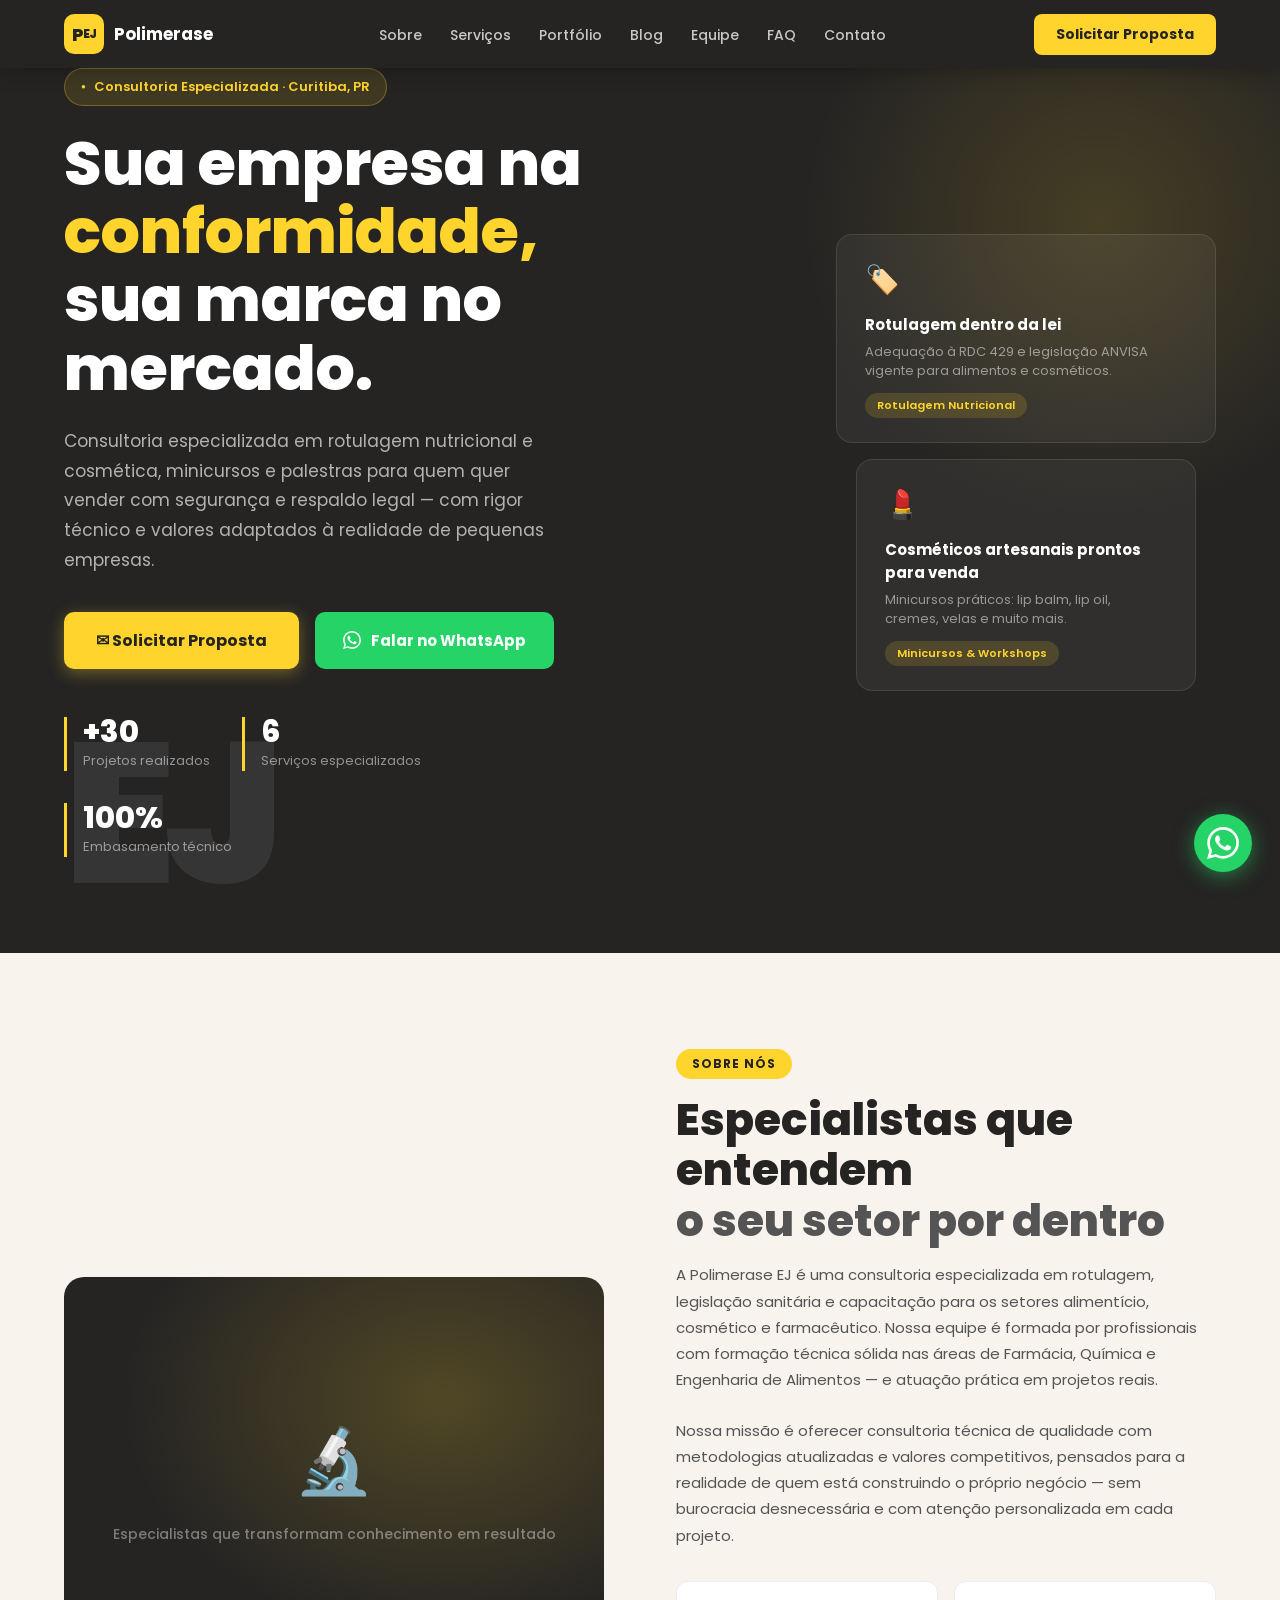
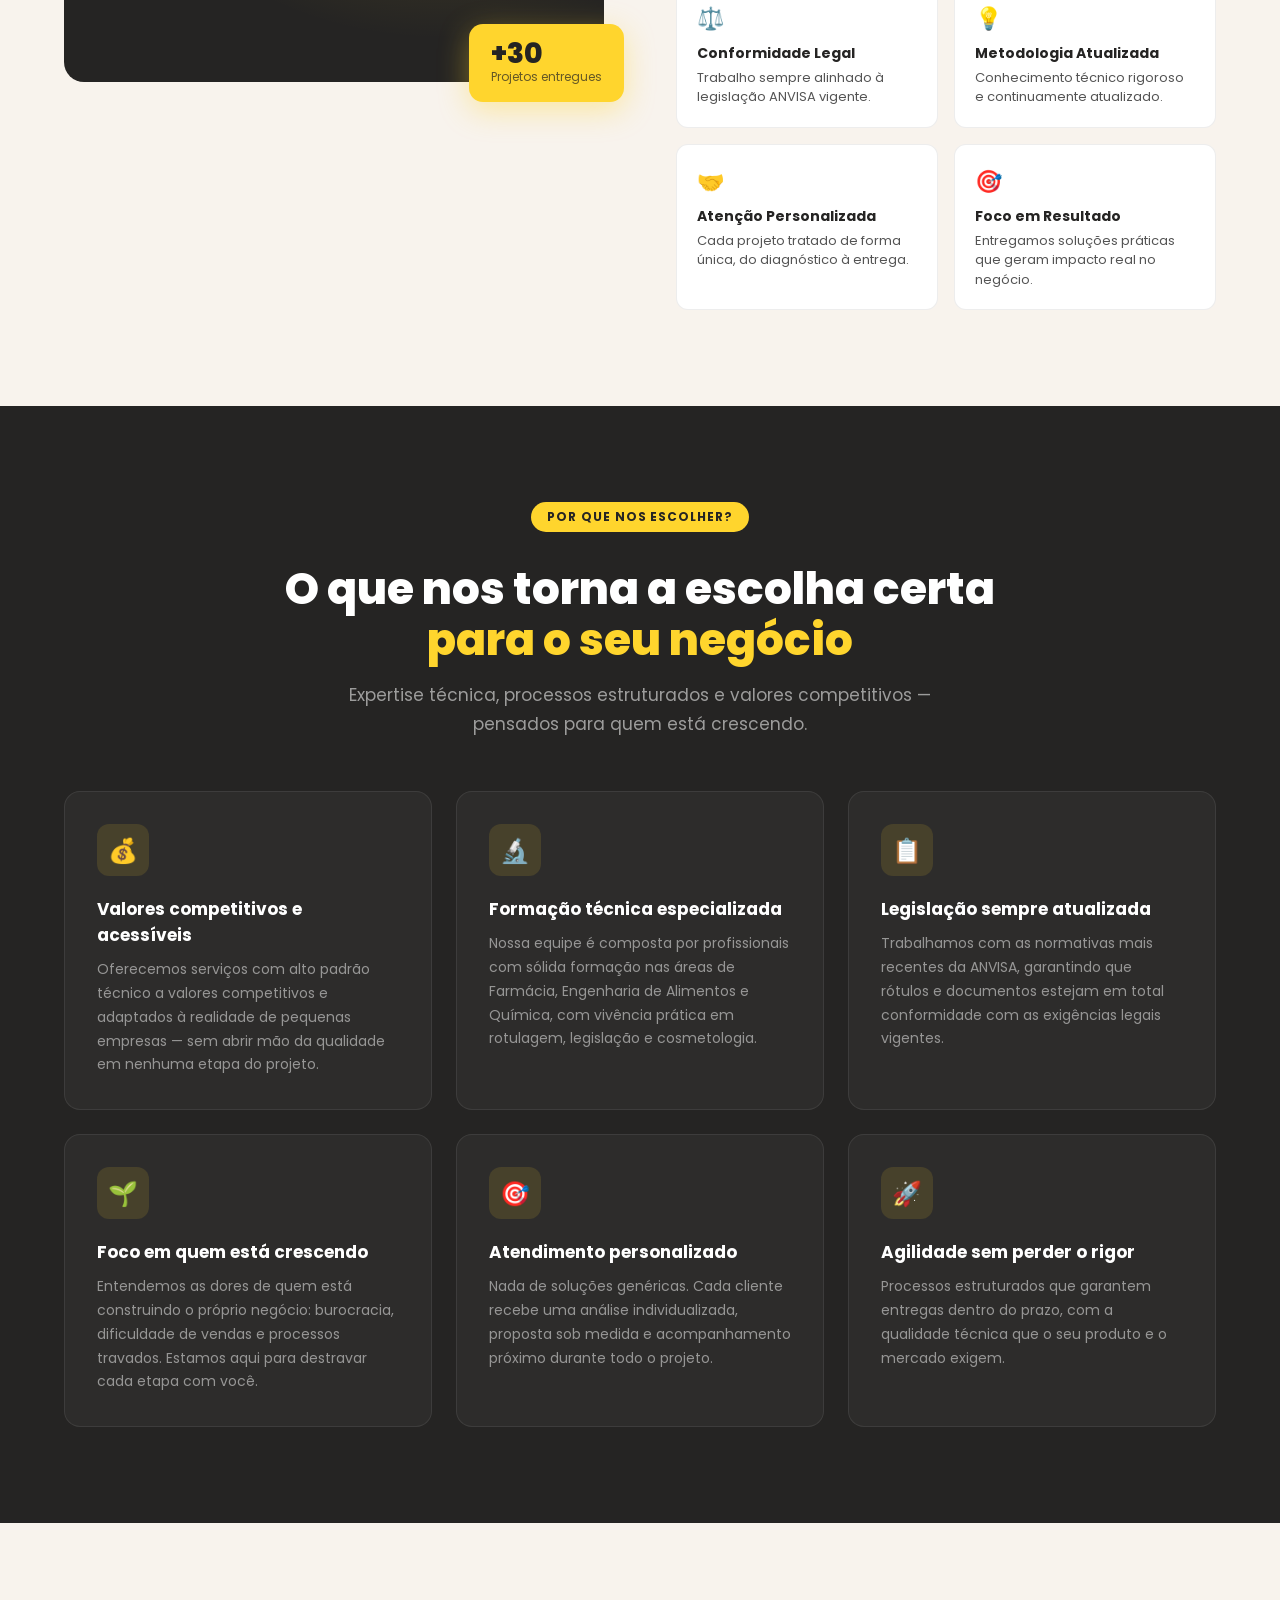
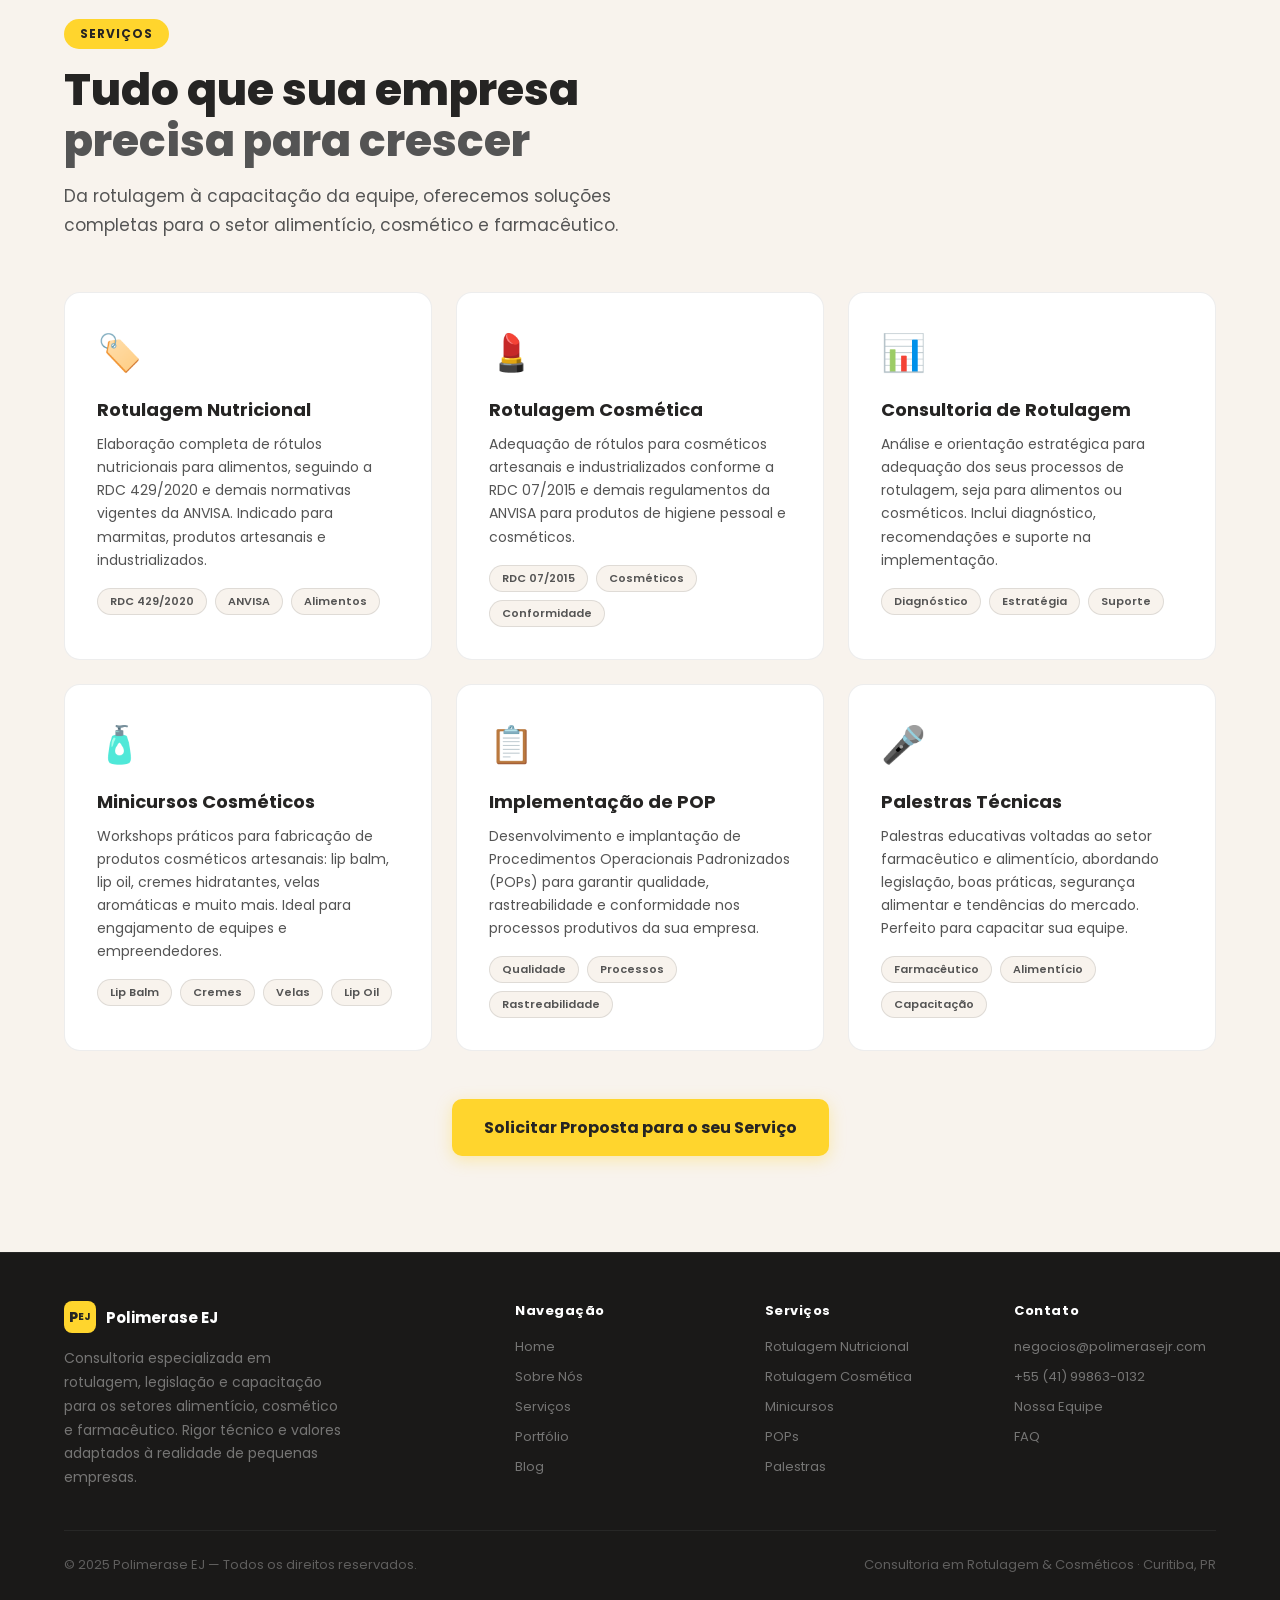
<file: index.html>
<head>

<meta charset="UTF-8">
<meta name="viewport" content="width=device-width, initial-scale=1.0">
<meta name="description" content="Polimerase EJ – Consultoria especializada em rotulagem nutricional, rotulagem cosmética, minicursos e palestras para o setor farmacêutico e alimentício. Metodologia baseada em conhecimento técnico atualizado e valores adaptados à realidade de pequenas empresas.">
<meta name="keywords" content="rotulagem nutricional, rotulagem cosmética, consultoria, minicursos, workshop, legislação, empresa júnior, cosmético, nutrição, artesanal, engajamento, vendas, segurança alimentar">
<title>Polimerase EJ – Consultoria em Rotulagem & Cosmética</title>
<link rel="preconnect" href="https://fonts.googleapis.com">
<link rel="preconnect" href="https://fonts.gstatic.com" crossorigin>
<link href="https://fonts.googleapis.com/css2?family=Poppins:ital,wght@0,300;0,400;0,500;0,600;0,700;0,800;1,400&display=swap" rel="stylesheet">
<link rel="stylesheet" href="style.css">


</head>
<body>

<nav id="navbar">

  <a href="index.html" class="nav-logo">
    <div class="nav-logo-icon">P<span style="color:#252423;font-size:12px">EJ</span></div>
    <div class="nav-logo-text">Polimerase <span style="color:#252423;font-size:12px">EJ</span></div>
  </a>
  <ul class="nav-links">
    <li><a href="sobre.html">Sobre</a></li>
    <li><a href="servicos.html">Serviços</a></li>
    <li><a href="portfolio.html">Portfólio</a></li>
    <li><a href="blog.html">Blog</a></li>
    <li><a href="equipe.html">Equipe</a></li>
    <li><a href="faq.html">FAQ</a></li>
    <li><a href="contato.html">Contato</a></li>
  </ul>
  <a href="contato.html" class="nav-cta">Solicitar Proposta</a>
  <button class="hamburger" id="hamburger" aria-label="Menu">
    <span></span><span></span><span></span>
  </button>

</nav>
<div class="mobile-menu" id="mobileMenu">

  <a href="sobre.html" onclick="closeMobile()">Sobre</a>
  <a href="servicos.html" onclick="closeMobile()">Serviços</a>
  <a href="portfolio.html" onclick="closeMobile()">Portfólio</a>
  <a href="blog.html" onclick="closeMobile()">Blog</a>
  <a href="equipe.html" onclick="closeMobile()">Equipe</a>
  <a href="faq.html" onclick="closeMobile()">FAQ</a>
  <a href="contato.html" onclick="closeMobile()">Contato</a>
  <a href="contato.html" class="mobile-cta-btn" onclick="closeMobile()">Solicitar Proposta</a>

</div>

<section id="home">

  <div class="hero-bg-shape"></div>
  <div class="hero-bg-dots">EJ</div>
  <div class="hero-inner">
    <div class="hero-content">
      <div class="hero-badge">Consultoria Especializada · Curitiba, PR</div>
      <h1 class="hero-title">
        Sua empresa na<br>
        <span class="accent">conformidade,</span><br>
        sua marca no mercado.
      </h1>
      <p class="hero-desc">
        Consultoria especializada em rotulagem nutricional e cosmética, minicursos e palestras para quem quer vender com segurança e respaldo legal — com rigor técnico e valores adaptados à realidade de pequenas empresas.
      </p>
      <div class="hero-ctas">
        <a href="#contato" class="btn-primary">
          ✉ Solicitar Proposta
        </a>
        <a href="https://wa.me/5541998630132?text=Olá!%20Gostaria%20de%20saber%20mais%20sobre%20os%20serviços%20da%20Polimerase%20EJ." class="btn-wpp" target="_blank">
          <svg width="18" height="18" viewBox="0 0 24 24" fill="#fff"><path d="M17.472 14.382c-.297-.149-1.758-.867-2.03-.967-.273-.099-.471-.148-.67.15-.197.297-.767.966-.94 1.164-.173.199-.347.223-.644.075-.297-.15-1.255-.463-2.39-1.475-.883-.788-1.48-1.761-1.653-2.059-.173-.297-.018-.458.13-.606.134-.133.298-.347.446-.52.149-.174.198-.298.298-.497.099-.198.05-.371-.025-.52-.075-.149-.669-1.612-.916-2.207-.242-.579-.487-.5-.669-.51-.173-.008-.371-.01-.57-.01-.198 0-.52.074-.792.372-.272.297-1.04 1.016-1.04 2.479 0 1.462 1.065 2.875 1.213 3.074.149.198 2.096 3.2 5.077 4.487.709.306 1.262.489 1.694.625.712.227 1.36.195 1.871.118.571-.085 1.758-.719 2.006-1.413.248-.694.248-1.289.173-1.413-.074-.124-.272-.198-.57-.347m-5.421 7.403h-.004a9.87 9.87 0 01-5.031-1.378l-.361-.214-3.741.982.998-3.648-.235-.374a9.86 9.86 0 01-1.51-5.26c.001-5.45 4.436-9.884 9.888-9.884 2.64 0 5.122 1.03 6.988 2.898a9.825 9.825 0 012.893 6.994c-.003 5.45-4.437 9.884-9.885 9.884m8.413-18.297A11.815 11.815 0 0012.05 0C5.495 0 .16 5.335.157 11.892c0 2.096.547 4.142 1.588 5.945L.057 24l6.305-1.654a11.882 11.882 0 005.683 1.448h.005c6.554 0 11.89-5.335 11.893-11.893a11.821 11.821 0 00-3.48-8.413z"/></svg>
          Falar no WhatsApp
        </a>
      </div>
      <div class="hero-stats">
        <div class="hero-stat">
          <div class="num">+30</div>
          <div class="lbl">Projetos realizados</div>
        </div>
        <div class="hero-stat">
          <div class="num">6</div>
          <div class="lbl">Serviços especializados</div>
        </div>
        <div class="hero-stat">
          <div class="num">100%</div>
          <div class="lbl">Embasamento técnico</div>
        </div>
      </div>
    </div>
    <div class="hero-visual">
      <div class="hero-card">
        <div class="hero-card-icon">🏷️</div>
        <div class="hero-card-title">Rotulagem dentro da lei</div>
        <div class="hero-card-desc">Adequação à RDC 429 e legislação ANVISA vigente para alimentos e cosméticos.</div>
        <span class="hero-card-tag">Rotulagem Nutricional</span>
      </div>
      <div class="hero-card">
        <div class="hero-card-icon">💄</div>
        <div class="hero-card-title">Cosméticos artesanais prontos para venda</div>
        <div class="hero-card-desc">Minicursos práticos: lip balm, lip oil, cremes, velas e muito mais.</div>
        <span class="hero-card-tag">Minicursos & Workshops</span>
      </div>
    </div>
  </div>

</section>

<section id="sobre">

  <div class="sobre-grid">
    <div class="sobre-visual">
      <div class="sobre-img-placeholder">
        <div class="sobre-img-emoji">🔬</div>
        <div class="sobre-img-text">Especialistas que transformam conhecimento em resultado</div>
      </div>
      <div class="sobre-badge-float">
        <div class="num">+30</div>
        <div class="txt">Projetos entregues</div>
      </div>
    </div>
    <div class="sobre-content">
      <span class="section-tag">Sobre Nós</span>
      <h2 class="section-title">Especialistas que entendem<br><span>o seu setor por dentro</span></h2>
      <p style="font-size:15px;color:var(--cinza);line-height:1.75;margin-bottom:24px;">
        A Polimerase EJ é uma consultoria especializada em rotulagem, legislação sanitária e capacitação para os setores alimentício, cosmético e farmacêutico. Nossa equipe é formada por profissionais com formação técnica sólida nas áreas de Farmácia, Química e Engenharia de Alimentos — e atuação prática em projetos reais.
      </p>
      <p style="font-size:15px;color:var(--cinza);line-height:1.75;margin-bottom:32px;">
        Nossa missão é oferecer consultoria técnica de qualidade com metodologias atualizadas e valores competitivos, pensados para a realidade de quem está construindo o próprio negócio — sem burocracia desnecessária e com atenção personalizada em cada projeto.
      </p>
      <div class="valores-grid">
        <div class="valor-card">
          <div class="icon">⚖️</div>
          <h4>Conformidade Legal</h4>
          <p>Trabalho sempre alinhado à legislação ANVISA vigente.</p>
        </div>
        <div class="valor-card">
          <div class="icon">💡</div>
          <h4>Metodologia Atualizada</h4>
          <p>Conhecimento técnico rigoroso e continuamente atualizado.</p>
        </div>
        <div class="valor-card">
          <div class="icon">🤝</div>
          <h4>Atenção Personalizada</h4>
          <p>Cada projeto tratado de forma única, do diagnóstico à entrega.</p>
        </div>
        <div class="valor-card">
          <div class="icon">🎯</div>
          <h4>Foco em Resultado</h4>
          <p>Entregamos soluções práticas que geram impacto real no negócio.</p>
        </div>
      </div>
    </div>
  </div>

</section>
<section id="diferenciais">

  <div style="text-align:center;margin-bottom:16px;">
    <span class="section-tag">Por que nos escolher?</span>
  </div>
  <h2 class="section-title" style="text-align:center;">O que nos torna a escolha certa<br><span>para o seu negócio</span></h2>
  <p class="section-sub" style="margin:0 auto 52px;text-align:center;">
    Expertise técnica, processos estruturados e valores competitivos — pensados para quem está crescendo.
  </p>
  <div class="diferenciais-grid">
    <div class="dif-card">
      <div class="dif-icon">💰</div>
      <h3>Valores competitivos e acessíveis</h3>
      <p>Oferecemos serviços com alto padrão técnico a valores competitivos e adaptados à realidade de pequenas empresas — sem abrir mão da qualidade em nenhuma etapa do projeto.</p>
    </div>
    <div class="dif-card">
      <div class="dif-icon">🔬</div>
      <h3>Formação técnica especializada</h3>
      <p>Nossa equipe é composta por profissionais com sólida formação nas áreas de Farmácia, Engenharia de Alimentos e Química, com vivência prática em rotulagem, legislação e cosmetologia.</p>
    </div>
    <div class="dif-card">
      <div class="dif-icon">📋</div>
      <h3>Legislação sempre atualizada</h3>
      <p>Trabalhamos com as normativas mais recentes da ANVISA, garantindo que rótulos e documentos estejam em total conformidade com as exigências legais vigentes.</p>
    </div>
    <div class="dif-card">
      <div class="dif-icon">🌱</div>
      <h3>Foco em quem está crescendo</h3>
      <p>Entendemos as dores de quem está construindo o próprio negócio: burocracia, dificuldade de vendas e processos travados. Estamos aqui para destravar cada etapa com você.</p>
    </div>
    <div class="dif-card">
      <div class="dif-icon">🎯</div>
      <h3>Atendimento personalizado</h3>
      <p>Nada de soluções genéricas. Cada cliente recebe uma análise individualizada, proposta sob medida e acompanhamento próximo durante todo o projeto.</p>
    </div>
    <div class="dif-card">
      <div class="dif-icon">🚀</div>
      <h3>Agilidade sem perder o rigor</h3>
      <p>Processos estruturados que garantem entregas dentro do prazo, com a qualidade técnica que o seu produto e o mercado exigem.</p>
    </div>
  </div>

</section>
<section id="servicos">

  <span class="section-tag">Serviços</span>
  <h2 class="section-title">Tudo que sua empresa<br><span>precisa para crescer</span></h2>
  <p class="section-sub">Da rotulagem à capacitação da equipe, oferecemos soluções completas para o setor alimentício, cosmético e farmacêutico.</p>
  <div class="servicos-grid">

    <div class="servico-card">
      <div class="servico-icon">🏷️</div>
      <h3>Rotulagem Nutricional</h3>
      <p>Elaboração completa de rótulos nutricionais para alimentos, seguindo a RDC 429/2020 e demais normativas vigentes da ANVISA. Indicado para marmitas, produtos artesanais e industrializados.</p>
      <div class="servico-tags">
        <span class="servico-tag">RDC 429/2020</span>
        <span class="servico-tag">ANVISA</span>
        <span class="servico-tag">Alimentos</span>
      </div>
    </div>

    <div class="servico-card">
      <div class="servico-icon">💄</div>
      <h3>Rotulagem Cosmética</h3>
      <p>Adequação de rótulos para cosméticos artesanais e industrializados conforme a RDC 07/2015 e demais regulamentos da ANVISA para produtos de higiene pessoal e cosméticos.</p>
      <div class="servico-tags">
        <span class="servico-tag">RDC 07/2015</span>
        <span class="servico-tag">Cosméticos</span>
        <span class="servico-tag">Conformidade</span>
      </div>
    </div>

    <div class="servico-card">
      <div class="servico-icon">📊</div>
      <h3>Consultoria de Rotulagem</h3>
      <p>Análise e orientação estratégica para adequação dos seus processos de rotulagem, seja para alimentos ou cosméticos. Inclui diagnóstico, recomendações e suporte na implementação.</p>
      <div class="servico-tags">
        <span class="servico-tag">Diagnóstico</span>
        <span class="servico-tag">Estratégia</span>
        <span class="servico-tag">Suporte</span>
      </div>
    </div>

    <div class="servico-card">
      <div class="servico-icon">🧴</div>
      <h3>Minicursos Cosméticos</h3>
      <p>Workshops práticos para fabricação de produtos cosméticos artesanais: lip balm, lip oil, cremes hidratantes, velas aromáticas e muito mais. Ideal para engajamento de equipes e empreendedores.</p>
      <div class="servico-tags">
        <span class="servico-tag">Lip Balm</span>
        <span class="servico-tag">Cremes</span>
        <span class="servico-tag">Velas</span>
        <span class="servico-tag">Lip Oil</span>
      </div>
    </div>

    <div class="servico-card">
      <div class="servico-icon">📋</div>
      <h3>Implementação de POP</h3>
      <p>Desenvolvimento e implantação de Procedimentos Operacionais Padronizados (POPs) para garantir qualidade, rastreabilidade e conformidade nos processos produtivos da sua empresa.</p>
      <div class="servico-tags">
        <span class="servico-tag">Qualidade</span>
        <span class="servico-tag">Processos</span>
        <span class="servico-tag">Rastreabilidade</span>
      </div>
    </div>

    <div class="servico-card">
      <div class="servico-icon">🎤</div>
      <h3>Palestras Técnicas</h3>
      <p>Palestras educativas voltadas ao setor farmacêutico e alimentício, abordando legislação, boas práticas, segurança alimentar e tendências do mercado. Perfeito para capacitar sua equipe.</p>
      <div class="servico-tags">
        <span class="servico-tag">Farmacêutico</span>
        <span class="servico-tag">Alimentício</span>
        <span class="servico-tag">Capacitação</span>
      </div>
    </div>

  </div>
  <div style="text-align:center;margin-top:48px;">
    <a href="#contato" class="btn-primary">Solicitar Proposta para o seu Serviço</a>
  </div>

</section>

<a href="https://wa.me/5541998630132?text=Olá!%20Gostaria%20de%20solicitar%20uma%20proposta%20da%20Polimerase%20EJ." class="wpp-float" target="_blank" aria-label="WhatsApp">

  <svg viewBox="0 0 24 24" xmlns="http://www.w3.org/2000/svg"><path d="M17.472 14.382c-.297-.149-1.758-.867-2.03-.967-.273-.099-.471-.148-.67.15-.197.297-.767.966-.94 1.164-.173.199-.347.223-.644.075-.297-.15-1.255-.463-2.39-1.475-.883-.788-1.48-1.761-1.653-2.059-.173-.297-.018-.458.13-.606.134-.133.298-.347.446-.52.149-.174.198-.298.298-.497.099-.198.05-.371-.025-.52-.075-.149-.669-1.612-.916-2.207-.242-.579-.487-.5-.669-.51-.173-.008-.371-.01-.57-.01-.198 0-.52.074-.792.372-.272.297-1.04 1.016-1.04 2.479 0 1.462 1.065 2.875 1.213 3.074.149.198 2.096 3.2 5.077 4.487.709.306 1.262.489 1.694.625.712.227 1.36.195 1.871.118.571-.085 1.758-.719 2.006-1.413.248-.694.248-1.289.173-1.413-.074-.124-.272-.198-.57-.347m-5.421 7.403h-.004a9.87 9.87 0 01-5.031-1.378l-.361-.214-3.741.982.998-3.648-.235-.374a9.86 9.86 0 01-1.51-5.26c.001-5.45 4.436-9.884 9.888-9.884 2.64 0 5.122 1.03 6.988 2.898a9.825 9.825 0 012.893 6.994c-.003 5.45-4.437 9.884-9.885 9.884m8.413-18.297A11.815 11.815 0 0012.05 0C5.495 0 .16 5.335.157 11.892c0 2.096.547 4.142 1.588 5.945L.057 24l6.305-1.654a11.882 11.882 0 005.683 1.448h.005c6.554 0 11.89-5.335 11.893-11.893a11.821 11.821 0 00-3.48-8.413z"/></svg>

</a>

<footer>

  <div class="footer-grid">
    <div class="footer-brand">
      <div class="footer-logo">
        <div class="icon">P<span style="font-size:10px;color:#252423">EJ</span></div>
        <span>Polimerase EJ</span>
      </div>
      <p>Consultoria especializada em rotulagem, legislação e capacitação para os setores alimentício, cosmético e farmacêutico. Rigor técnico e valores adaptados à realidade de pequenas empresas.</p>
    </div>
    <div class="footer-col">
      <h4>Navegação</h4>
      <a href="#home">Home</a>
      <a href="sobre.html">Sobre Nós</a>
      <a href="servicos.html">Serviços</a>
      <a href="portfolio.html">Portfólio</a>
      <a href="blog.html">Blog</a>
    </div>
    <div class="footer-col">
      <h4>Serviços</h4>
      <a href="servicos.html">Rotulagem Nutricional</a>
      <a href="servicos.html">Rotulagem Cosmética</a>
      <a href="servicos.html">Minicursos</a>
      <a href="servicos.html">POPs</a>
      <a href="servicos.html">Palestras</a>
    </div>
    <div class="footer-col">
      <h4>Contato</h4>
      <a href="mailto:negocios@polimerasejr.com">negocios@polimerasejr.com</a>
      <a href="https://wa.me/5541998630132" target="_blank">+55 (41) 99863-0132</a>
      <a href="equipe.html">Nossa Equipe</a>
      <a href="faq.html">FAQ</a>
    </div>
  </div>
  <div class="footer-bottom">
    <p>© 2025 Polimerase EJ — Todos os direitos reservados.</p>
    <p>Consultoria em Rotulagem & Cosméticos · Curitiba, PR</p>
  </div>

</footer>
</file>
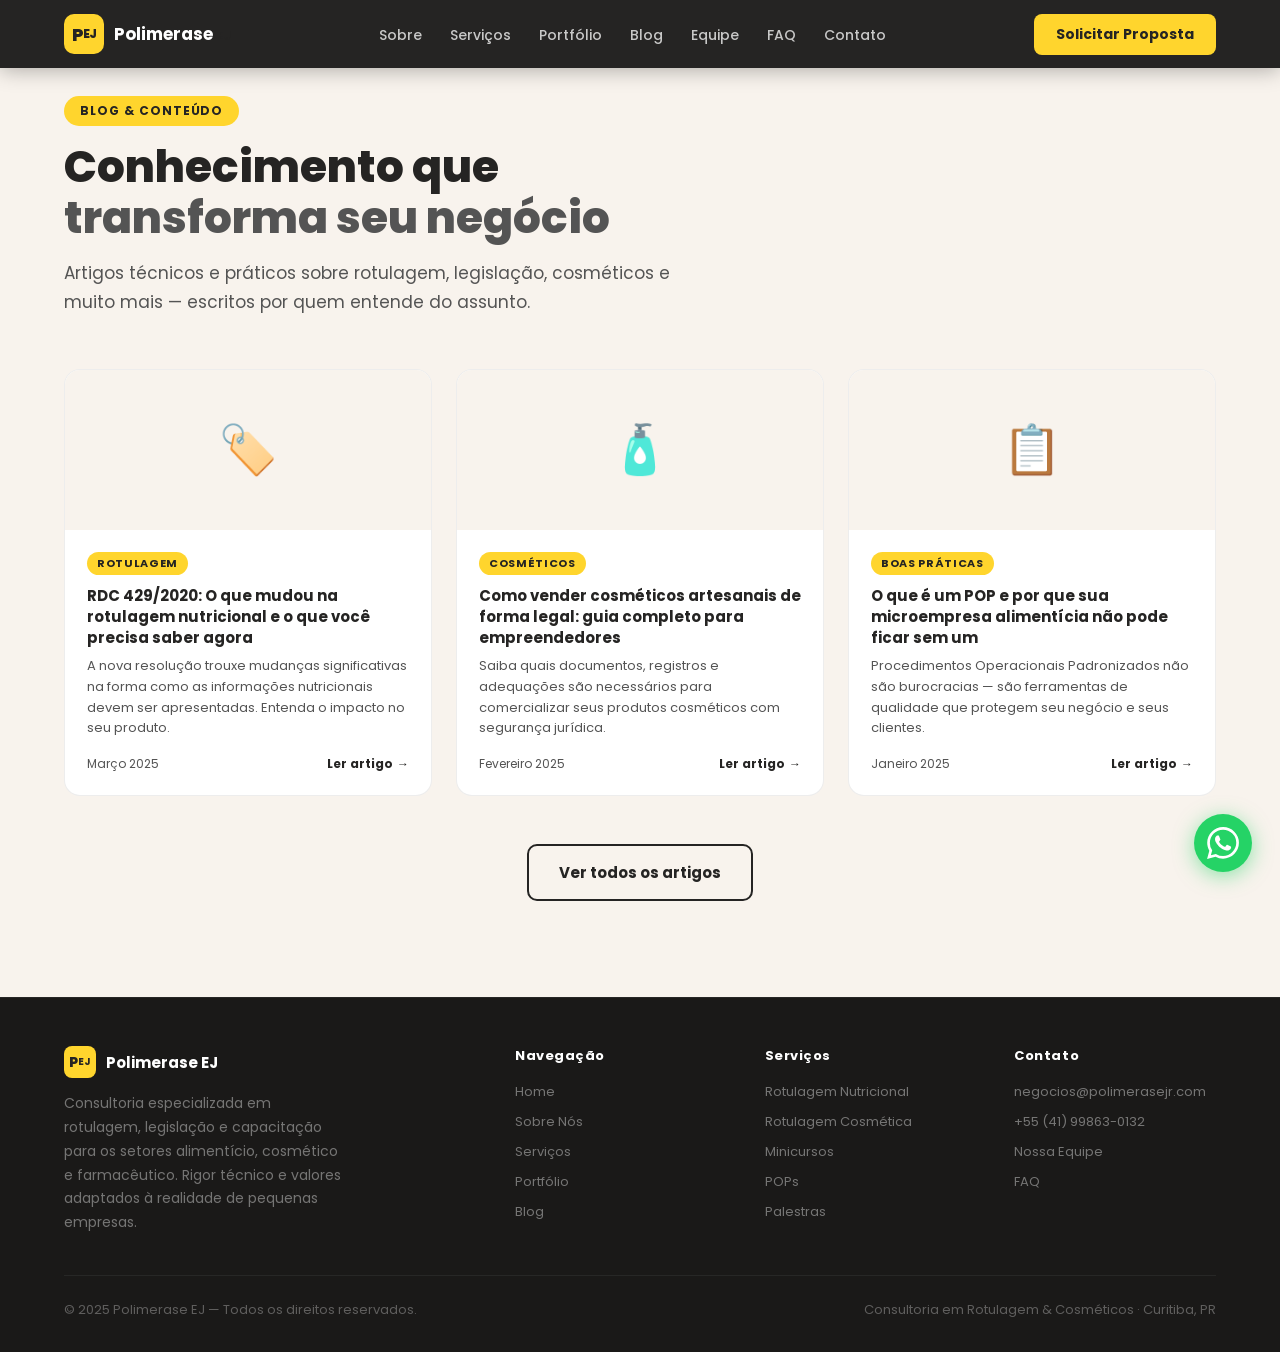
<file: blog.html>
<head>

<meta charset="UTF-8">
<meta name="viewport" content="width=device-width, initial-scale=1.0">
<meta name="description" content="Polimerase EJ – Consultoria especializada em rotulagem nutricional, rotulagem cosmética, minicursos e palestras para o setor farmacêutico e alimentício. Metodologia baseada em conhecimento técnico atualizado e valores adaptados à realidade de pequenas empresas.">
<meta name="keywords" content="rotulagem nutricional, rotulagem cosmética, consultoria, minicursos, workshop, legislação, empresa júnior, cosmético, nutrição, artesanal, engajamento, vendas, segurança alimentar">
<title>Polimerase EJ – Consultoria em Rotulagem & Cosmética</title>
<link rel="preconnect" href="https://fonts.googleapis.com">
<link rel="preconnect" href="https://fonts.gstatic.com" crossorigin>
<link href="https://fonts.googleapis.com/css2?family=Poppins:ital,wght@0,300;0,400;0,500;0,600;0,700;0,800;1,400&display=swap" rel="stylesheet">
<link rel="stylesheet" href="style.css">


</head>
<body>

<nav id="navbar">

  <a href="index.html" class="nav-logo">
    <div class="nav-logo-icon">P<span style="color:#252423;font-size:12px">EJ</span></div>
    <div class="nav-logo-text">Polimerase <span style="color:#252423;font-size:12px">EJ</span></div>
  </a>
  <ul class="nav-links">
    <li><a href="sobre.html">Sobre</a></li>
    <li><a href="servicos.html">Serviços</a></li>
    <li><a href="portfolio.html">Portfólio</a></li>
    <li><a href="blog.html">Blog</a></li>
    <li><a href="equipe.html">Equipe</a></li>
    <li><a href="faq.html">FAQ</a></li>
    <li><a href="contato.html">Contato</a></li>
  </ul>
  <a href="contato.html" class="nav-cta">Solicitar Proposta</a>
  <button class="hamburger" id="hamburger" aria-label="Menu">
    <span></span><span></span><span></span>
  </button>

</nav>
<div class="mobile-menu" id="mobileMenu">

  <a href="sobre.html" onclick="closeMobile()">Sobre</a>
  <a href="servicos.html" onclick="closeMobile()">Serviços</a>
  <a href="portfolio.html" onclick="closeMobile()">Portfólio</a>
  <a href="blog.html" onclick="closeMobile()">Blog</a>
  <a href="equipe.html" onclick="closeMobile()">Equipe</a>
  <a href="faq.html" onclick="closeMobile()">FAQ</a>
  <a href="contato.html" onclick="closeMobile()">Contato</a>
  <a href="contato.html" class="mobile-cta-btn" onclick="closeMobile()">Solicitar Proposta</a>

</div>

<section id="blog">

  <span class="section-tag">Blog & Conteúdo</span>
  <h2 class="section-title">Conhecimento que<br><span>transforma seu negócio</span></h2>
  <p class="section-sub">Artigos técnicos e práticos sobre rotulagem, legislação, cosméticos e muito mais — escritos por quem entende do assunto.</p>
  <div class="blog-grid">

    <div class="post-card">
      <div class="post-thumb">🏷️</div>
      <div class="post-body">
        <span class="post-cat">Rotulagem</span>
        <h3>RDC 429/2020: O que mudou na rotulagem nutricional e o que você precisa saber agora</h3>
        <p>A nova resolução trouxe mudanças significativas na forma como as informações nutricionais devem ser apresentadas. Entenda o impacto no seu produto.</p>
        <div class="post-meta">
          <span class="post-date">Março 2025</span>
          <a href="#" class="post-read">Ler artigo</a>
        </div>
      </div>
    </div>

    <div class="post-card">
      <div class="post-thumb">🧴</div>
      <div class="post-body">
        <span class="post-cat">Cosméticos</span>
        <h3>Como vender cosméticos artesanais de forma legal: guia completo para empreendedores</h3>
        <p>Saiba quais documentos, registros e adequações são necessários para comercializar seus produtos cosméticos com segurança jurídica.</p>
        <div class="post-meta">
          <span class="post-date">Fevereiro 2025</span>
          <a href="#" class="post-read">Ler artigo</a>
        </div>
      </div>
    </div>

    <div class="post-card">
      <div class="post-thumb">📋</div>
      <div class="post-body">
        <span class="post-cat">Boas Práticas</span>
        <h3>O que é um POP e por que sua microempresa alimentícia não pode ficar sem um</h3>
        <p>Procedimentos Operacionais Padronizados não são burocracias — são ferramentas de qualidade que protegem seu negócio e seus clientes.</p>
        <div class="post-meta">
          <span class="post-date">Janeiro 2025</span>
          <a href="#" class="post-read">Ler artigo</a>
        </div>
      </div>
    </div>

  </div>
  <div style="text-align:center;margin-top:48px;">
    <a href="#" class="btn-outline">Ver todos os artigos</a>
  </div>

</section>
<a href="https://wa.me/5541998630132?text=Olá!%20Gostaria%20de%20solicitar%20uma%20proposta%20da%20Polimerase%20EJ." class="wpp-float" target="_blank" aria-label="WhatsApp">

  <svg viewBox="0 0 24 24" xmlns="http://www.w3.org/2000/svg"><path d="M17.472 14.382c-.297-.149-1.758-.867-2.03-.967-.273-.099-.471-.148-.67.15-.197.297-.767.966-.94 1.164-.173.199-.347.223-.644.075-.297-.15-1.255-.463-2.39-1.475-.883-.788-1.48-1.761-1.653-2.059-.173-.297-.018-.458.13-.606.134-.133.298-.347.446-.52.149-.174.198-.298.298-.497.099-.198.05-.371-.025-.52-.075-.149-.669-1.612-.916-2.207-.242-.579-.487-.5-.669-.51-.173-.008-.371-.01-.57-.01-.198 0-.52.074-.792.372-.272.297-1.04 1.016-1.04 2.479 0 1.462 1.065 2.875 1.213 3.074.149.198 2.096 3.2 5.077 4.487.709.306 1.262.489 1.694.625.712.227 1.36.195 1.871.118.571-.085 1.758-.719 2.006-1.413.248-.694.248-1.289.173-1.413-.074-.124-.272-.198-.57-.347m-5.421 7.403h-.004a9.87 9.87 0 01-5.031-1.378l-.361-.214-3.741.982.998-3.648-.235-.374a9.86 9.86 0 01-1.51-5.26c.001-5.45 4.436-9.884 9.888-9.884 2.64 0 5.122 1.03 6.988 2.898a9.825 9.825 0 012.893 6.994c-.003 5.45-4.437 9.884-9.885 9.884m8.413-18.297A11.815 11.815 0 0012.05 0C5.495 0 .16 5.335.157 11.892c0 2.096.547 4.142 1.588 5.945L.057 24l6.305-1.654a11.882 11.882 0 005.683 1.448h.005c6.554 0 11.89-5.335 11.893-11.893a11.821 11.821 0 00-3.48-8.413z"/></svg>

</a>

<footer>

  <div class="footer-grid">
    <div class="footer-brand">
      <div class="footer-logo">
        <div class="icon">P<span style="font-size:10px;color:#252423">EJ</span></div>
        <span>Polimerase EJ</span>
      </div>
      <p>Consultoria especializada em rotulagem, legislação e capacitação para os setores alimentício, cosmético e farmacêutico. Rigor técnico e valores adaptados à realidade de pequenas empresas.</p>
    </div>
    <div class="footer-col">
      <h4>Navegação</h4>
      <a href="#home">Home</a>
      <a href="sobre.html">Sobre Nós</a>
      <a href="servicos.html">Serviços</a>
      <a href="portfolio.html">Portfólio</a>
      <a href="blog.html">Blog</a>
    </div>
    <div class="footer-col">
      <h4>Serviços</h4>
      <a href="servicos.html">Rotulagem Nutricional</a>
      <a href="servicos.html">Rotulagem Cosmética</a>
      <a href="servicos.html">Minicursos</a>
      <a href="servicos.html">POPs</a>
      <a href="servicos.html">Palestras</a>
    </div>
    <div class="footer-col">
      <h4>Contato</h4>
      <a href="mailto:negocios@polimerasejr.com">negocios@polimerasejr.com</a>
      <a href="https://wa.me/5541998630132" target="_blank">+55 (41) 99863-0132</a>
      <a href="equipe.html">Nossa Equipe</a>
      <a href="faq.html">FAQ</a>
    </div>
  </div>
  <div class="footer-bottom">
    <p>© 2025 Polimerase EJ — Todos os direitos reservados.</p>
    <p>Consultoria em Rotulagem & Cosméticos · Curitiba, PR</p>
  </div>

</footer>
</file>
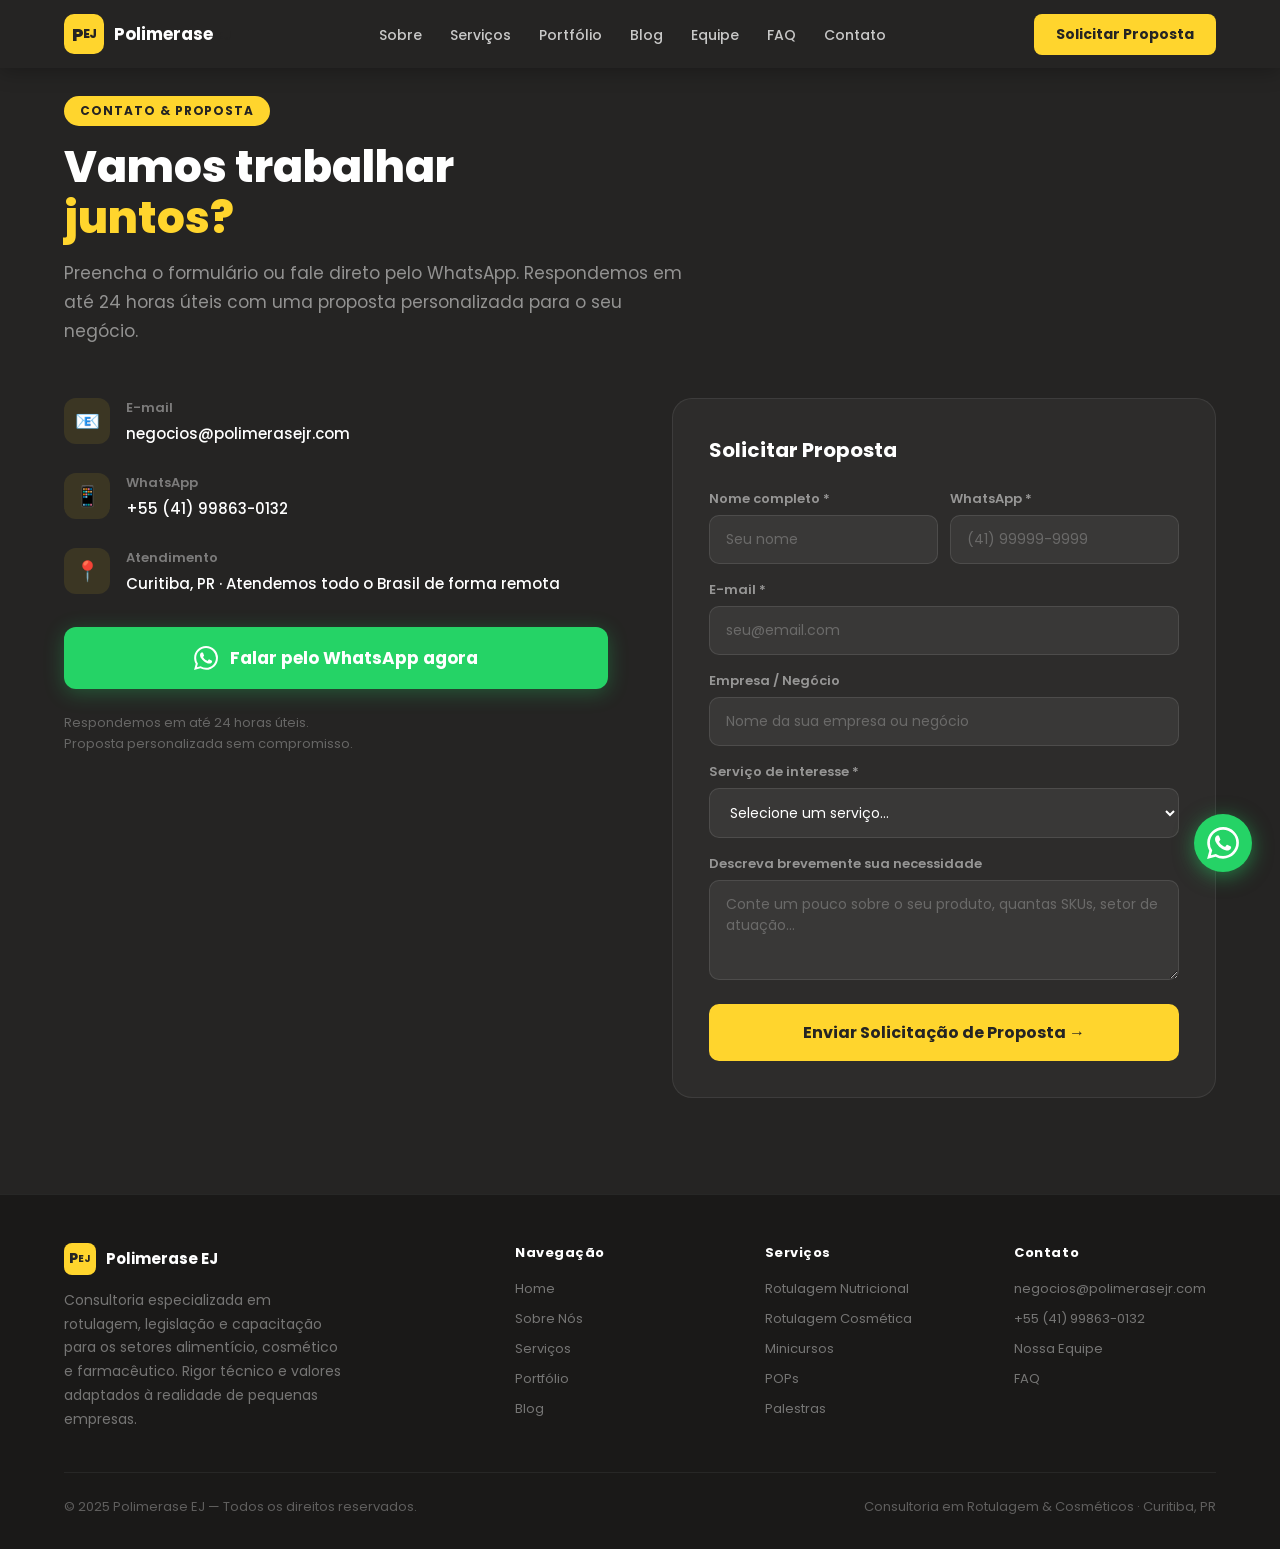
<file: contato.html>
<head>

<meta charset="UTF-8">
<meta name="viewport" content="width=device-width, initial-scale=1.0">
<meta name="description" content="Polimerase EJ – Consultoria especializada em rotulagem nutricional, rotulagem cosmética, minicursos e palestras para o setor farmacêutico e alimentício. Metodologia baseada em conhecimento técnico atualizado e valores adaptados à realidade de pequenas empresas.">
<meta name="keywords" content="rotulagem nutricional, rotulagem cosmética, consultoria, minicursos, workshop, legislação, empresa júnior, cosmético, nutrição, artesanal, engajamento, vendas, segurança alimentar">
<title>Polimerase EJ – Consultoria em Rotulagem & Cosmética</title>
<link rel="preconnect" href="https://fonts.googleapis.com">
<link rel="preconnect" href="https://fonts.gstatic.com" crossorigin>
<link href="https://fonts.googleapis.com/css2?family=Poppins:ital,wght@0,300;0,400;0,500;0,600;0,700;0,800;1,400&display=swap" rel="stylesheet">
<link rel="stylesheet" href="style.css">


</head>
<body>

<nav id="navbar">

  <a href="index.html" class="nav-logo">
    <div class="nav-logo-icon">P<span style="color:#252423;font-size:12px">EJ</span></div>
    <div class="nav-logo-text">Polimerase <span style="color:#252423;font-size:12px">EJ</span></div>
  </a>
  <ul class="nav-links">
    <li><a href="sobre.html">Sobre</a></li>
    <li><a href="servicos.html">Serviços</a></li>
    <li><a href="portfolio.html">Portfólio</a></li>
    <li><a href="blog.html">Blog</a></li>
    <li><a href="equipe.html">Equipe</a></li>
    <li><a href="faq.html">FAQ</a></li>
    <li><a href="contato.html">Contato</a></li>
  </ul>
  <a href="contato.html" class="nav-cta">Solicitar Proposta</a>
  <button class="hamburger" id="hamburger" aria-label="Menu">
    <span></span><span></span><span></span>
  </button>

</nav>
<div class="mobile-menu" id="mobileMenu">

  <a href="sobre.html" onclick="closeMobile()">Sobre</a>
  <a href="servicos.html" onclick="closeMobile()">Serviços</a>
  <a href="portfolio.html" onclick="closeMobile()">Portfólio</a>
  <a href="blog.html" onclick="closeMobile()">Blog</a>
  <a href="equipe.html" onclick="closeMobile()">Equipe</a>
  <a href="faq.html" onclick="closeMobile()">FAQ</a>
  <a href="contato.html" onclick="closeMobile()">Contato</a>
  <a href="contato.html" class="mobile-cta-btn" onclick="closeMobile()">Solicitar Proposta</a>

</div>

<section id="contato">

  <span class="section-tag">Contato & Proposta</span>
  <h2 class="section-title">Vamos trabalhar<br><span>juntos?</span></h2>
  <p class="section-sub">Preencha o formulário ou fale direto pelo WhatsApp. Respondemos em até 24 horas úteis com uma proposta personalizada para o seu negócio.</p>
  <div class="contato-grid">
    <div class="contato-info">
      <div class="contato-item">
        <div class="contato-icon">📧</div>
        <div>
          <h4>E-mail</h4>
          <a href="mailto:negocios@polimerasejr.com">negocios@polimerasejr.com</a>
        </div>
      </div>
      <div class="contato-item">
        <div class="contato-icon">📱</div>
        <div>
          <h4>WhatsApp</h4>
          <a href="https://wa.me/5541998630132" target="_blank">+55 (41) 99863-0132</a>
        </div>
      </div>
      <div class="contato-item">
        <div class="contato-icon">📍</div>
        <div>
          <h4>Atendimento</h4>
          <p>Curitiba, PR · Atendemos todo o Brasil de forma remota</p>
        </div>
      </div>
      <a href="https://wa.me/5541998630132?text=Olá!%20Gostaria%20de%20solicitar%20uma%20proposta%20da%20Polimerase%20EJ." class="btn-wpp-big" target="_blank">
        <svg width="24" height="24" viewBox="0 0 24 24" fill="#fff"><path d="M17.472 14.382c-.297-.149-1.758-.867-2.03-.967-.273-.099-.471-.148-.67.15-.197.297-.767.966-.94 1.164-.173.199-.347.223-.644.075-.297-.15-1.255-.463-2.39-1.475-.883-.788-1.48-1.761-1.653-2.059-.173-.297-.018-.458.13-.606.134-.133.298-.347.446-.52.149-.174.198-.298.298-.497.099-.198.05-.371-.025-.52-.075-.149-.669-1.612-.916-2.207-.242-.579-.487-.5-.669-.51-.173-.008-.371-.01-.57-.01-.198 0-.52.074-.792.372-.272.297-1.04 1.016-1.04 2.479 0 1.462 1.065 2.875 1.213 3.074.149.198 2.096 3.2 5.077 4.487.709.306 1.262.489 1.694.625.712.227 1.36.195 1.871.118.571-.085 1.758-.719 2.006-1.413.248-.694.248-1.289.173-1.413-.074-.124-.272-.198-.57-.347m-5.421 7.403h-.004a9.87 9.87 0 01-5.031-1.378l-.361-.214-3.741.982.998-3.648-.235-.374a9.86 9.86 0 01-1.51-5.26c.001-5.45 4.436-9.884 9.888-9.884 2.64 0 5.122 1.03 6.988 2.898a9.825 9.825 0 012.893 6.994c-.003 5.45-4.437 9.884-9.885 9.884m8.413-18.297A11.815 11.815 0 0012.05 0C5.495 0 .16 5.335.157 11.892c0 2.096.547 4.142 1.588 5.945L.057 24l6.305-1.654a11.882 11.882 0 005.683 1.448h.005c6.554 0 11.89-5.335 11.893-11.893a11.821 11.821 0 00-3.48-8.413z"/></svg>
        Falar pelo WhatsApp agora
      </a>
      <p style="margin-top:24px;font-size:13px;color:rgba(255,255,255,0.3);line-height:1.6;">
        Respondemos em até 24 horas úteis.<br>Proposta personalizada sem compromisso.
      </p>
    </div>
    <div class="form-orcamento">
      <h3>Solicitar Proposta</h3>
      <form onsubmit="handleSubmit(event)">
        <div class="form-row">
          <div class="form-group">
            <label>Nome completo *</label>
            <input type="text" placeholder="Seu nome" required>
          </div>
          <div class="form-group">
            <label>WhatsApp *</label>
            <input type="tel" placeholder="(41) 99999-9999" required>
          </div>
        </div>
        <div class="form-group">
          <label>E-mail *</label>
          <input type="email" placeholder="seu@email.com" required>
        </div>
        <div class="form-group">
          <label>Empresa / Negócio</label>
          <input type="text" placeholder="Nome da sua empresa ou negócio">
        </div>
        <div class="form-group">
          <label>Serviço de interesse *</label>
          <select required>
            <option value="">Selecione um serviço...</option>
            <option>Rotulagem Nutricional</option>
            <option>Rotulagem Cosmética</option>
            <option>Consultoria de Rotulagem Nutricional</option>
            <option>Consultoria de Rotulagem Cosmética</option>
            <option>Minicurso / Workshop Cosmético</option>
            <option>Implementação de POP</option>
            <option>Palestra Técnica</option>
            <option>Mais de um serviço</option>
          </select>
        </div>
        <div class="form-group">
          <label>Descreva brevemente sua necessidade</label>
          <textarea placeholder="Conte um pouco sobre o seu produto, quantas SKUs, setor de atuação..."></textarea>
        </div>
        <button type="submit" class="btn-submit" id="submitBtn">Enviar Solicitação de Proposta →</button>
        <p id="formMsg" style="display:none;margin-top:12px;text-align:center;font-size:14px;color:#25D366;font-weight:600;"></p>
      </form>
    </div>
  </div>

</section>
<a href="https://wa.me/5541998630132?text=Olá!%20Gostaria%20de%20solicitar%20uma%20proposta%20da%20Polimerase%20EJ." class="wpp-float" target="_blank" aria-label="WhatsApp">

  <svg viewBox="0 0 24 24" xmlns="http://www.w3.org/2000/svg"><path d="M17.472 14.382c-.297-.149-1.758-.867-2.03-.967-.273-.099-.471-.148-.67.15-.197.297-.767.966-.94 1.164-.173.199-.347.223-.644.075-.297-.15-1.255-.463-2.39-1.475-.883-.788-1.48-1.761-1.653-2.059-.173-.297-.018-.458.13-.606.134-.133.298-.347.446-.52.149-.174.198-.298.298-.497.099-.198.05-.371-.025-.52-.075-.149-.669-1.612-.916-2.207-.242-.579-.487-.5-.669-.51-.173-.008-.371-.01-.57-.01-.198 0-.52.074-.792.372-.272.297-1.04 1.016-1.04 2.479 0 1.462 1.065 2.875 1.213 3.074.149.198 2.096 3.2 5.077 4.487.709.306 1.262.489 1.694.625.712.227 1.36.195 1.871.118.571-.085 1.758-.719 2.006-1.413.248-.694.248-1.289.173-1.413-.074-.124-.272-.198-.57-.347m-5.421 7.403h-.004a9.87 9.87 0 01-5.031-1.378l-.361-.214-3.741.982.998-3.648-.235-.374a9.86 9.86 0 01-1.51-5.26c.001-5.45 4.436-9.884 9.888-9.884 2.64 0 5.122 1.03 6.988 2.898a9.825 9.825 0 012.893 6.994c-.003 5.45-4.437 9.884-9.885 9.884m8.413-18.297A11.815 11.815 0 0012.05 0C5.495 0 .16 5.335.157 11.892c0 2.096.547 4.142 1.588 5.945L.057 24l6.305-1.654a11.882 11.882 0 005.683 1.448h.005c6.554 0 11.89-5.335 11.893-11.893a11.821 11.821 0 00-3.48-8.413z"/></svg>

</a>

<footer>

  <div class="footer-grid">
    <div class="footer-brand">
      <div class="footer-logo">
        <div class="icon">P<span style="font-size:10px;color:#252423">EJ</span></div>
        <span>Polimerase EJ</span>
      </div>
      <p>Consultoria especializada em rotulagem, legislação e capacitação para os setores alimentício, cosmético e farmacêutico. Rigor técnico e valores adaptados à realidade de pequenas empresas.</p>
    </div>
    <div class="footer-col">
      <h4>Navegação</h4>
      <a href="#home">Home</a>
      <a href="sobre.html">Sobre Nós</a>
      <a href="servicos.html">Serviços</a>
      <a href="portfolio.html">Portfólio</a>
      <a href="blog.html">Blog</a>
    </div>
    <div class="footer-col">
      <h4>Serviços</h4>
      <a href="servicos.html">Rotulagem Nutricional</a>
      <a href="servicos.html">Rotulagem Cosmética</a>
      <a href="servicos.html">Minicursos</a>
      <a href="servicos.html">POPs</a>
      <a href="servicos.html">Palestras</a>
    </div>
    <div class="footer-col">
      <h4>Contato</h4>
      <a href="mailto:negocios@polimerasejr.com">negocios@polimerasejr.com</a>
      <a href="https://wa.me/5541998630132" target="_blank">+55 (41) 99863-0132</a>
      <a href="equipe.html">Nossa Equipe</a>
      <a href="faq.html">FAQ</a>
    </div>
  </div>
  <div class="footer-bottom">
    <p>© 2025 Polimerase EJ — Todos os direitos reservados.</p>
    <p>Consultoria em Rotulagem & Cosméticos · Curitiba, PR</p>
  </div>

</footer>
</file>
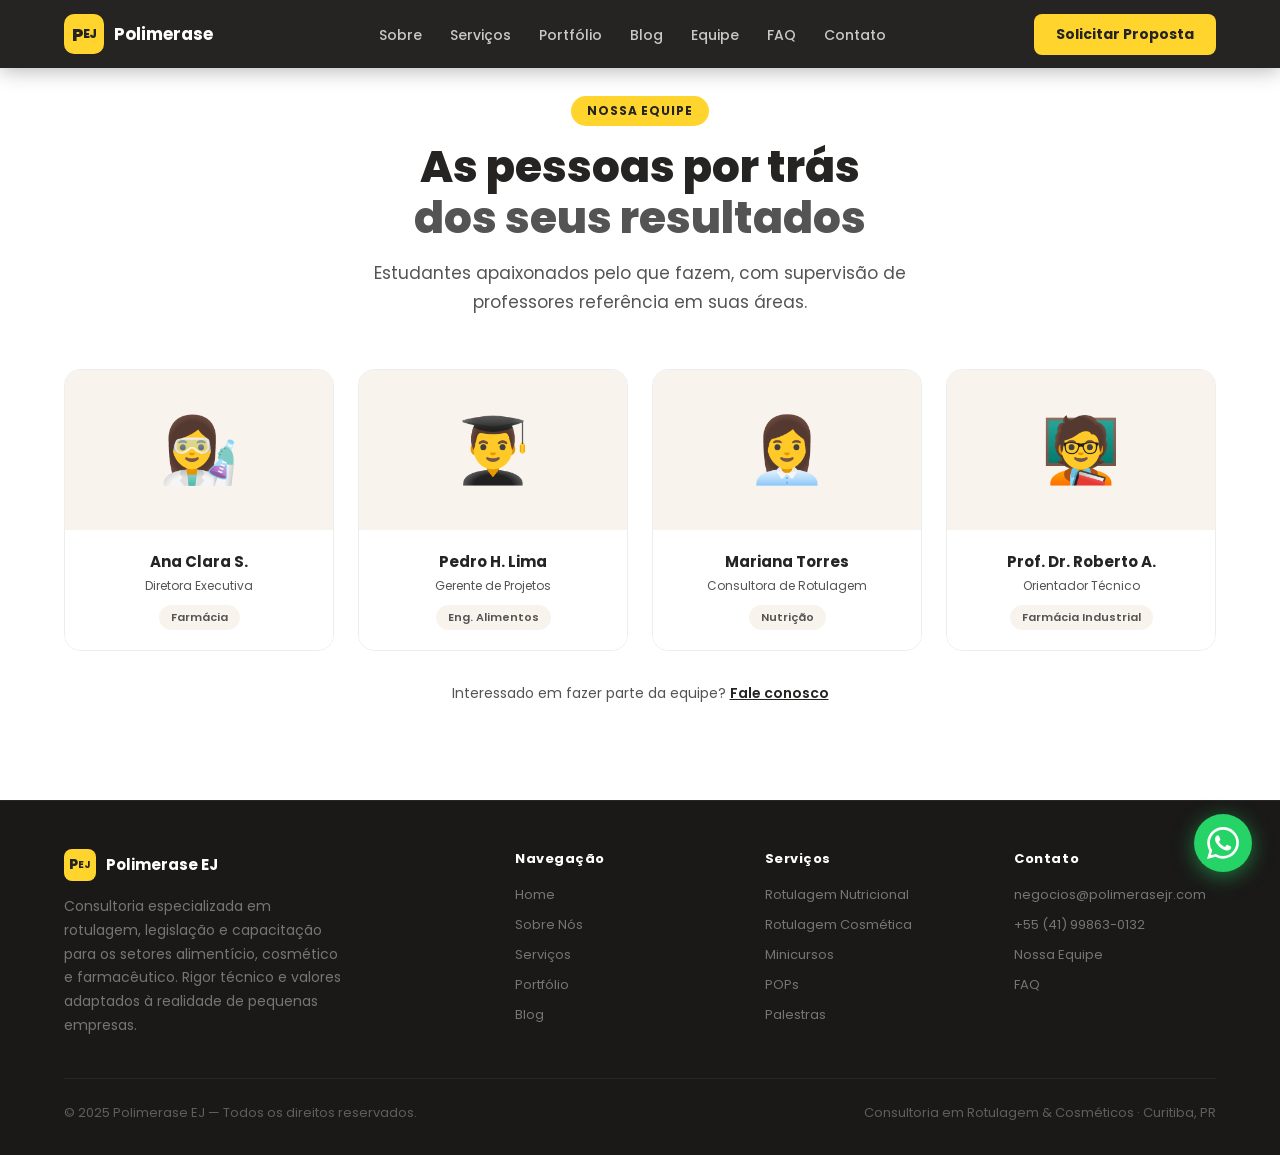
<file: equipe.html>
<head>

<meta charset="UTF-8">
<meta name="viewport" content="width=device-width, initial-scale=1.0">
<meta name="description" content="Polimerase EJ – Consultoria especializada em rotulagem nutricional, rotulagem cosmética, minicursos e palestras para o setor farmacêutico e alimentício. Metodologia baseada em conhecimento técnico atualizado e valores adaptados à realidade de pequenas empresas.">
<meta name="keywords" content="rotulagem nutricional, rotulagem cosmética, consultoria, minicursos, workshop, legislação, empresa júnior, cosmético, nutrição, artesanal, engajamento, vendas, segurança alimentar">
<title>Polimerase EJ – Consultoria em Rotulagem & Cosmética</title>
<link rel="preconnect" href="https://fonts.googleapis.com">
<link rel="preconnect" href="https://fonts.gstatic.com" crossorigin>
<link href="https://fonts.googleapis.com/css2?family=Poppins:ital,wght@0,300;0,400;0,500;0,600;0,700;0,800;1,400&display=swap" rel="stylesheet">
<link rel="stylesheet" href="style.css">


</head>
<body>

<nav id="navbar">

  <a href="index.html" class="nav-logo">
    <div class="nav-logo-icon">P<span style="color:#252423;font-size:12px">EJ</span></div>
    <div class="nav-logo-text">Polimerase <span style="color:#252423;font-size:12px">EJ</span></div>
  </a>
  <ul class="nav-links">
    <li><a href="sobre.html">Sobre</a></li>
    <li><a href="servicos.html">Serviços</a></li>
    <li><a href="portfolio.html">Portfólio</a></li>
    <li><a href="blog.html">Blog</a></li>
    <li><a href="equipe.html">Equipe</a></li>
    <li><a href="faq.html">FAQ</a></li>
    <li><a href="contato.html">Contato</a></li>
  </ul>
  <a href="contato.html" class="nav-cta">Solicitar Proposta</a>
  <button class="hamburger" id="hamburger" aria-label="Menu">
    <span></span><span></span><span></span>
  </button>

</nav>
<div class="mobile-menu" id="mobileMenu">

  <a href="sobre.html" onclick="closeMobile()">Sobre</a>
  <a href="servicos.html" onclick="closeMobile()">Serviços</a>
  <a href="portfolio.html" onclick="closeMobile()">Portfólio</a>
  <a href="blog.html" onclick="closeMobile()">Blog</a>
  <a href="equipe.html" onclick="closeMobile()">Equipe</a>
  <a href="faq.html" onclick="closeMobile()">FAQ</a>
  <a href="contato.html" onclick="closeMobile()">Contato</a>
  <a href="contato.html" class="mobile-cta-btn" onclick="closeMobile()">Solicitar Proposta</a>

</div>

<section id="equipe">

  <div style="text-align:center;">
    <span class="section-tag">Nossa Equipe</span>
    <h2 class="section-title" style="text-align:center;">As pessoas por trás<br><span>dos seus resultados</span></h2>
    <p class="section-sub" style="margin:0 auto 52px;text-align:center;">Estudantes apaixonados pelo que fazem, com supervisão de professores referência em suas áreas.</p>
  </div>
  <div class="equipe-grid">
    <div class="membro-card">
      <div class="membro-foto">👩‍🔬</div>
      <div class="membro-info">
        <h3>Ana Clara S.</h3>
        <p class="cargo">Diretora Executiva</p>
        <span class="area">Farmácia</span>
      </div>
    </div>
    <div class="membro-card">
      <div class="membro-foto">👨‍🎓</div>
      <div class="membro-info">
        <h3>Pedro H. Lima</h3>
        <p class="cargo">Gerente de Projetos</p>
        <span class="area">Eng. Alimentos</span>
      </div>
    </div>
    <div class="membro-card">
      <div class="membro-foto">👩‍💼</div>
      <div class="membro-info">
        <h3>Mariana Torres</h3>
        <p class="cargo">Consultora de Rotulagem</p>
        <span class="area">Nutrição</span>
      </div>
    </div>
    <div class="membro-card">
      <div class="membro-foto">🧑‍🏫</div>
      <div class="membro-info">
        <h3>Prof. Dr. Roberto A.</h3>
        <p class="cargo">Orientador Técnico</p>
        <span class="area">Farmácia Industrial</span>
      </div>
    </div>
  </div>
  <p style="text-align:center;margin-top:32px;font-size:14px;color:var(--cinza);">
    Interessado em fazer parte da equipe? <a href="mailto:negocios@polimerasejr.com" style="color:var(--preto);font-weight:600;">Fale conosco</a>
  </p>

</section>
<a href="https://wa.me/5541998630132?text=Olá!%20Gostaria%20de%20solicitar%20uma%20proposta%20da%20Polimerase%20EJ." class="wpp-float" target="_blank" aria-label="WhatsApp">

  <svg viewBox="0 0 24 24" xmlns="http://www.w3.org/2000/svg"><path d="M17.472 14.382c-.297-.149-1.758-.867-2.03-.967-.273-.099-.471-.148-.67.15-.197.297-.767.966-.94 1.164-.173.199-.347.223-.644.075-.297-.15-1.255-.463-2.39-1.475-.883-.788-1.48-1.761-1.653-2.059-.173-.297-.018-.458.13-.606.134-.133.298-.347.446-.52.149-.174.198-.298.298-.497.099-.198.05-.371-.025-.52-.075-.149-.669-1.612-.916-2.207-.242-.579-.487-.5-.669-.51-.173-.008-.371-.01-.57-.01-.198 0-.52.074-.792.372-.272.297-1.04 1.016-1.04 2.479 0 1.462 1.065 2.875 1.213 3.074.149.198 2.096 3.2 5.077 4.487.709.306 1.262.489 1.694.625.712.227 1.36.195 1.871.118.571-.085 1.758-.719 2.006-1.413.248-.694.248-1.289.173-1.413-.074-.124-.272-.198-.57-.347m-5.421 7.403h-.004a9.87 9.87 0 01-5.031-1.378l-.361-.214-3.741.982.998-3.648-.235-.374a9.86 9.86 0 01-1.51-5.26c.001-5.45 4.436-9.884 9.888-9.884 2.64 0 5.122 1.03 6.988 2.898a9.825 9.825 0 012.893 6.994c-.003 5.45-4.437 9.884-9.885 9.884m8.413-18.297A11.815 11.815 0 0012.05 0C5.495 0 .16 5.335.157 11.892c0 2.096.547 4.142 1.588 5.945L.057 24l6.305-1.654a11.882 11.882 0 005.683 1.448h.005c6.554 0 11.89-5.335 11.893-11.893a11.821 11.821 0 00-3.48-8.413z"/></svg>

</a>

<footer>

  <div class="footer-grid">
    <div class="footer-brand">
      <div class="footer-logo">
        <div class="icon">P<span style="font-size:10px;color:#252423">EJ</span></div>
        <span>Polimerase EJ</span>
      </div>
      <p>Consultoria especializada em rotulagem, legislação e capacitação para os setores alimentício, cosmético e farmacêutico. Rigor técnico e valores adaptados à realidade de pequenas empresas.</p>
    </div>
    <div class="footer-col">
      <h4>Navegação</h4>
      <a href="#home">Home</a>
      <a href="sobre.html">Sobre Nós</a>
      <a href="servicos.html">Serviços</a>
      <a href="portfolio.html">Portfólio</a>
      <a href="blog.html">Blog</a>
    </div>
    <div class="footer-col">
      <h4>Serviços</h4>
      <a href="servicos.html">Rotulagem Nutricional</a>
      <a href="servicos.html">Rotulagem Cosmética</a>
      <a href="servicos.html">Minicursos</a>
      <a href="servicos.html">POPs</a>
      <a href="servicos.html">Palestras</a>
    </div>
    <div class="footer-col">
      <h4>Contato</h4>
      <a href="mailto:negocios@polimerasejr.com">negocios@polimerasejr.com</a>
      <a href="https://wa.me/5541998630132" target="_blank">+55 (41) 99863-0132</a>
      <a href="equipe.html">Nossa Equipe</a>
      <a href="faq.html">FAQ</a>
    </div>
  </div>
  <div class="footer-bottom">
    <p>© 2025 Polimerase EJ — Todos os direitos reservados.</p>
    <p>Consultoria em Rotulagem & Cosméticos · Curitiba, PR</p>
  </div>

</footer>
</file>
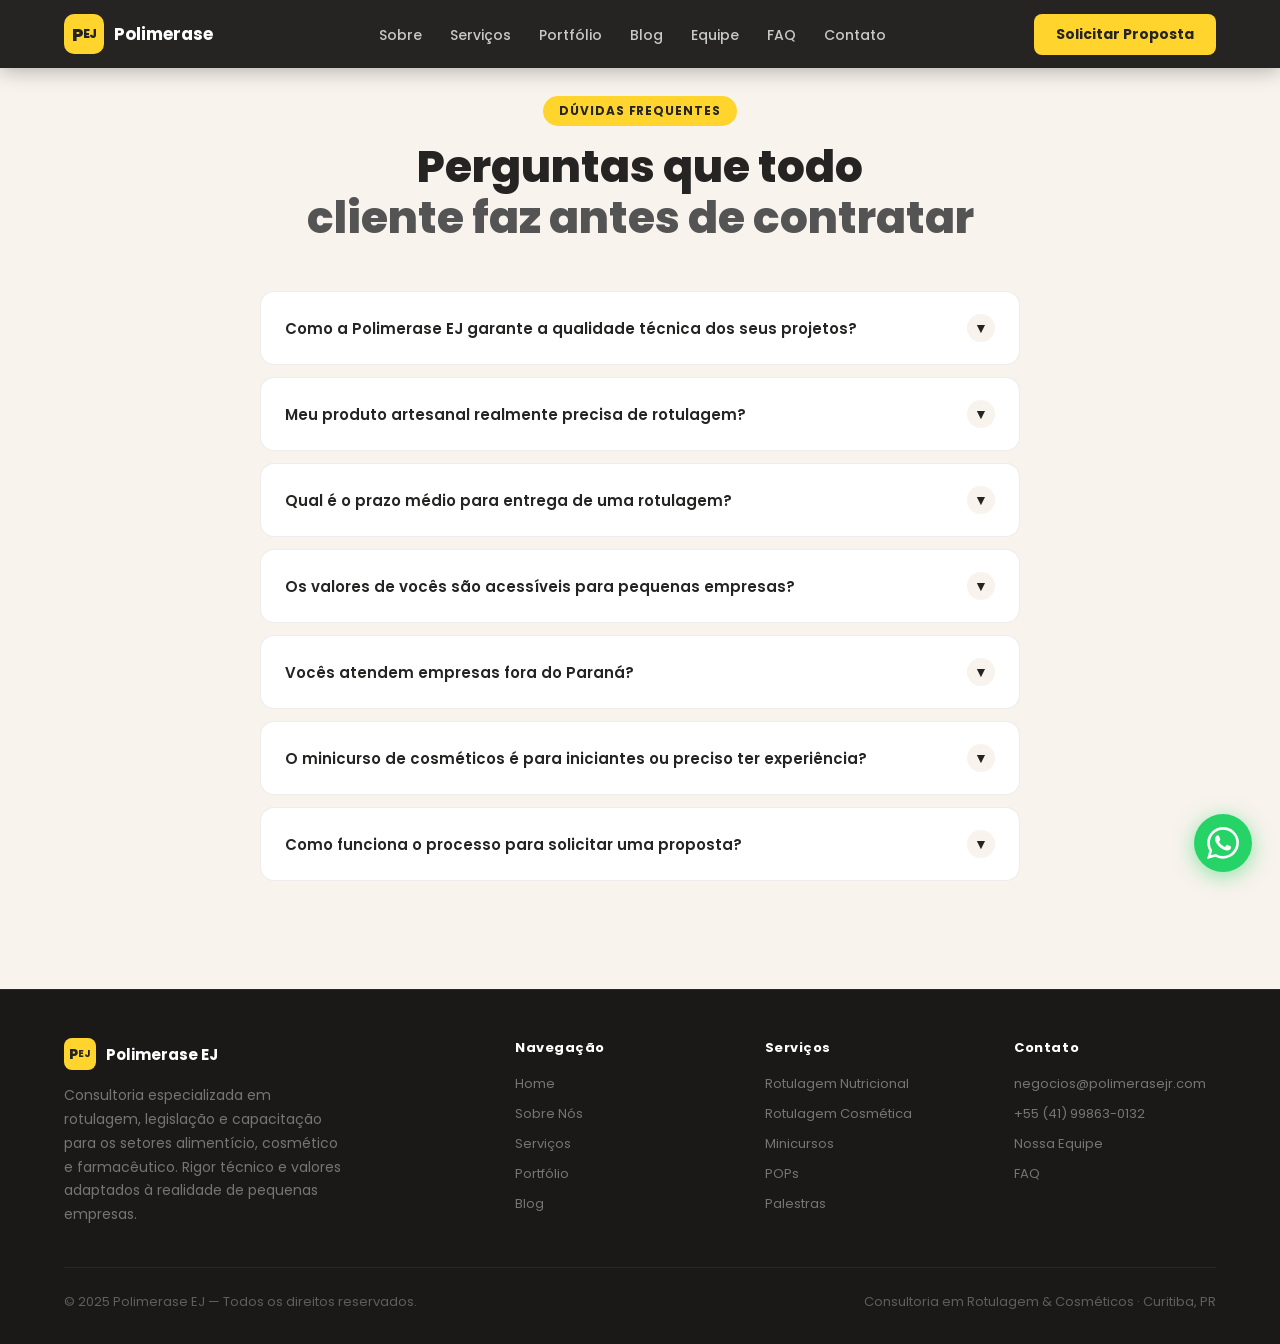
<file: faq.html>
<head>

<meta charset="UTF-8">
<meta name="viewport" content="width=device-width, initial-scale=1.0">
<meta name="description" content="Polimerase EJ – Consultoria especializada em rotulagem nutricional, rotulagem cosmética, minicursos e palestras para o setor farmacêutico e alimentício. Metodologia baseada em conhecimento técnico atualizado e valores adaptados à realidade de pequenas empresas.">
<meta name="keywords" content="rotulagem nutricional, rotulagem cosmética, consultoria, minicursos, workshop, legislação, empresa júnior, cosmético, nutrição, artesanal, engajamento, vendas, segurança alimentar">
<title>Polimerase EJ – Consultoria em Rotulagem & Cosmética</title>
<link rel="preconnect" href="https://fonts.googleapis.com">
<link rel="preconnect" href="https://fonts.gstatic.com" crossorigin>
<link href="https://fonts.googleapis.com/css2?family=Poppins:ital,wght@0,300;0,400;0,500;0,600;0,700;0,800;1,400&display=swap" rel="stylesheet">
<link rel="stylesheet" href="style.css">


</head>
<body>

<nav id="navbar">

  <a href="index.html" class="nav-logo">
    <div class="nav-logo-icon">P<span style="color:#252423;font-size:12px">EJ</span></div>
    <div class="nav-logo-text">Polimerase <span style="color:#252423;font-size:12px">EJ</span></div>
  </a>
  <ul class="nav-links">
    <li><a href="sobre.html">Sobre</a></li>
    <li><a href="servicos.html">Serviços</a></li>
    <li><a href="portfolio.html">Portfólio</a></li>
    <li><a href="blog.html">Blog</a></li>
    <li><a href="equipe.html">Equipe</a></li>
    <li><a href="faq.html">FAQ</a></li>
    <li><a href="contato.html">Contato</a></li>
  </ul>
  <a href="contato.html" class="nav-cta">Solicitar Proposta</a>
  <button class="hamburger" id="hamburger" aria-label="Menu">
    <span></span><span></span><span></span>
  </button>

</nav>
<div class="mobile-menu" id="mobileMenu">

  <a href="sobre.html" onclick="closeMobile()">Sobre</a>
  <a href="servicos.html" onclick="closeMobile()">Serviços</a>
  <a href="portfolio.html" onclick="closeMobile()">Portfólio</a>
  <a href="blog.html" onclick="closeMobile()">Blog</a>
  <a href="equipe.html" onclick="closeMobile()">Equipe</a>
  <a href="faq.html" onclick="closeMobile()">FAQ</a>
  <a href="contato.html" onclick="closeMobile()">Contato</a>
  <a href="contato.html" class="mobile-cta-btn" onclick="closeMobile()">Solicitar Proposta</a>

</div>

<section id="faq">

  <div style="text-align:center;">
    <span class="section-tag">Dúvidas Frequentes</span>
    <h2 class="section-title" style="text-align:center;">Perguntas que todo<br><span>cliente faz antes de contratar</span></h2>
  </div>
  <div class="faq-inner" style="margin-top:48px;">

    <div class="faq-item">
      <div class="faq-question" onclick="toggleFaq(this)">
        Como a Polimerase EJ garante a qualidade técnica dos seus projetos?
        <span class="faq-arrow">▼</span>
      </div>
      <div class="faq-answer">
        <div class="faq-answer-inner">
          Nossa equipe é formada por profissionais com formação técnica nas áreas de Farmácia, Engenharia de Alimentos e Química, com atuação direta em projetos de rotulagem, legislação sanitária e cosmetologia. Cada entrega passa por revisão criteriosa para garantir conformidade com as normativas vigentes — e todo o processo é conduzido com atenção individualizada ao cliente.
        </div>
      </div>
    </div>

    <div class="faq-item">
      <div class="faq-question" onclick="toggleFaq(this)">
        Meu produto artesanal realmente precisa de rotulagem?
        <span class="faq-arrow">▼</span>
      </div>
      <div class="faq-answer">
        <div class="faq-answer-inner">
          Sim! Qualquer produto alimentício ou cosmético comercializado no Brasil precisa seguir as normas da ANVISA quanto à rotulagem. Vender produtos sem rotulagem adequada pode resultar em multas, interdição e até ações judiciais. A boa notícia é que podemos resolver isso de forma rápida e com custo acessível.
        </div>
      </div>
    </div>

    <div class="faq-item">
      <div class="faq-question" onclick="toggleFaq(this)">
        Qual é o prazo médio para entrega de uma rotulagem?
        <span class="faq-arrow">▼</span>
      </div>
      <div class="faq-answer">
        <div class="faq-answer-inner">
          O prazo varia conforme a complexidade do projeto e a quantidade de produtos. Em geral, projetos simples de rotulagem nutricional são entregues em 7 a 15 dias úteis. Projetos mais complexos, como implementação de POPs ou consultoria ampla, podem levar de 3 a 6 semanas. O prazo exato é definido na proposta após análise do seu caso.
        </div>
      </div>
    </div>

    <div class="faq-item">
      <div class="faq-question" onclick="toggleFaq(this)">
        Os valores de vocês são acessíveis para pequenas empresas?
        <span class="faq-arrow">▼</span>
      </div>
      <div class="faq-answer">
        <div class="faq-answer-inner">
          Sim. Trabalhamos com valores competitivos e adaptados à realidade de micro e pequenos empreendedores, sem abrir mão do rigor técnico. Acreditamos que acesso a uma consultoria especializada não deve ser um privilégio de grandes empresas. Após entender o seu projeto, elaboramos uma proposta personalizada que respeita o seu momento de negócio.
        </div>
      </div>
    </div>

    <div class="faq-item">
      <div class="faq-question" onclick="toggleFaq(this)">
        Vocês atendem empresas fora do Paraná?
        <span class="faq-arrow">▼</span>
      </div>
      <div class="faq-answer">
        <div class="faq-answer-inner">
          Sim! A maioria dos nossos serviços pode ser realizada de forma totalmente remota. Atendemos clientes em todo o Brasil. O processo é simples: você nos envia as informações do produto, realizamos a análise técnica e entregamos tudo por e-mail e/ou reuniões online.
        </div>
      </div>
    </div>

    <div class="faq-item">
      <div class="faq-question" onclick="toggleFaq(this)">
        O minicurso de cosméticos é para iniciantes ou preciso ter experiência?
        <span class="faq-arrow">▼</span>
      </div>
      <div class="faq-answer">
        <div class="faq-answer-inner">
          Nossos minicursos são desenvolvidos para todos os níveis! Tanto iniciantes quanto quem já tem alguma experiência na produção de cosméticos artesanais podem participar. O conteúdo é prático, didático e voltado tanto para quem quer empreender quanto para empresas que querem engajar e capacitar equipes.
        </div>
      </div>
    </div>

    <div class="faq-item">
      <div class="faq-question" onclick="toggleFaq(this)">
        Como funciona o processo para solicitar uma proposta?
        <span class="faq-arrow">▼</span>
      </div>
      <div class="faq-answer">
        <div class="faq-answer-inner">
          É simples! Você pode preencher o formulário nesta página, nos enviar um e-mail para negocios@polimerasejr.com ou entrar em contato pelo WhatsApp. Após o contato inicial, agendamos uma conversa para entender sua necessidade e enviamos uma proposta personalizada em até 48 horas úteis.
        </div>
      </div>
    </div>

  </div>

</section>
<a href="https://wa.me/5541998630132?text=Olá!%20Gostaria%20de%20solicitar%20uma%20proposta%20da%20Polimerase%20EJ." class="wpp-float" target="_blank" aria-label="WhatsApp">

  <svg viewBox="0 0 24 24" xmlns="http://www.w3.org/2000/svg"><path d="M17.472 14.382c-.297-.149-1.758-.867-2.03-.967-.273-.099-.471-.148-.67.15-.197.297-.767.966-.94 1.164-.173.199-.347.223-.644.075-.297-.15-1.255-.463-2.39-1.475-.883-.788-1.48-1.761-1.653-2.059-.173-.297-.018-.458.13-.606.134-.133.298-.347.446-.52.149-.174.198-.298.298-.497.099-.198.05-.371-.025-.52-.075-.149-.669-1.612-.916-2.207-.242-.579-.487-.5-.669-.51-.173-.008-.371-.01-.57-.01-.198 0-.52.074-.792.372-.272.297-1.04 1.016-1.04 2.479 0 1.462 1.065 2.875 1.213 3.074.149.198 2.096 3.2 5.077 4.487.709.306 1.262.489 1.694.625.712.227 1.36.195 1.871.118.571-.085 1.758-.719 2.006-1.413.248-.694.248-1.289.173-1.413-.074-.124-.272-.198-.57-.347m-5.421 7.403h-.004a9.87 9.87 0 01-5.031-1.378l-.361-.214-3.741.982.998-3.648-.235-.374a9.86 9.86 0 01-1.51-5.26c.001-5.45 4.436-9.884 9.888-9.884 2.64 0 5.122 1.03 6.988 2.898a9.825 9.825 0 012.893 6.994c-.003 5.45-4.437 9.884-9.885 9.884m8.413-18.297A11.815 11.815 0 0012.05 0C5.495 0 .16 5.335.157 11.892c0 2.096.547 4.142 1.588 5.945L.057 24l6.305-1.654a11.882 11.882 0 005.683 1.448h.005c6.554 0 11.89-5.335 11.893-11.893a11.821 11.821 0 00-3.48-8.413z"/></svg>

</a>

<footer>

  <div class="footer-grid">
    <div class="footer-brand">
      <div class="footer-logo">
        <div class="icon">P<span style="font-size:10px;color:#252423">EJ</span></div>
        <span>Polimerase EJ</span>
      </div>
      <p>Consultoria especializada em rotulagem, legislação e capacitação para os setores alimentício, cosmético e farmacêutico. Rigor técnico e valores adaptados à realidade de pequenas empresas.</p>
    </div>
    <div class="footer-col">
      <h4>Navegação</h4>
      <a href="#home">Home</a>
      <a href="sobre.html">Sobre Nós</a>
      <a href="servicos.html">Serviços</a>
      <a href="portfolio.html">Portfólio</a>
      <a href="blog.html">Blog</a>
    </div>
    <div class="footer-col">
      <h4>Serviços</h4>
      <a href="servicos.html">Rotulagem Nutricional</a>
      <a href="servicos.html">Rotulagem Cosmética</a>
      <a href="servicos.html">Minicursos</a>
      <a href="servicos.html">POPs</a>
      <a href="servicos.html">Palestras</a>
    </div>
    <div class="footer-col">
      <h4>Contato</h4>
      <a href="mailto:negocios@polimerasejr.com">negocios@polimerasejr.com</a>
      <a href="https://wa.me/5541998630132" target="_blank">+55 (41) 99863-0132</a>
      <a href="equipe.html">Nossa Equipe</a>
      <a href="faq.html">FAQ</a>
    </div>
  </div>
  <div class="footer-bottom">
    <p>© 2025 Polimerase EJ — Todos os direitos reservados.</p>
    <p>Consultoria em Rotulagem & Cosméticos · Curitiba, PR</p>
  </div>

</footer>
</file>
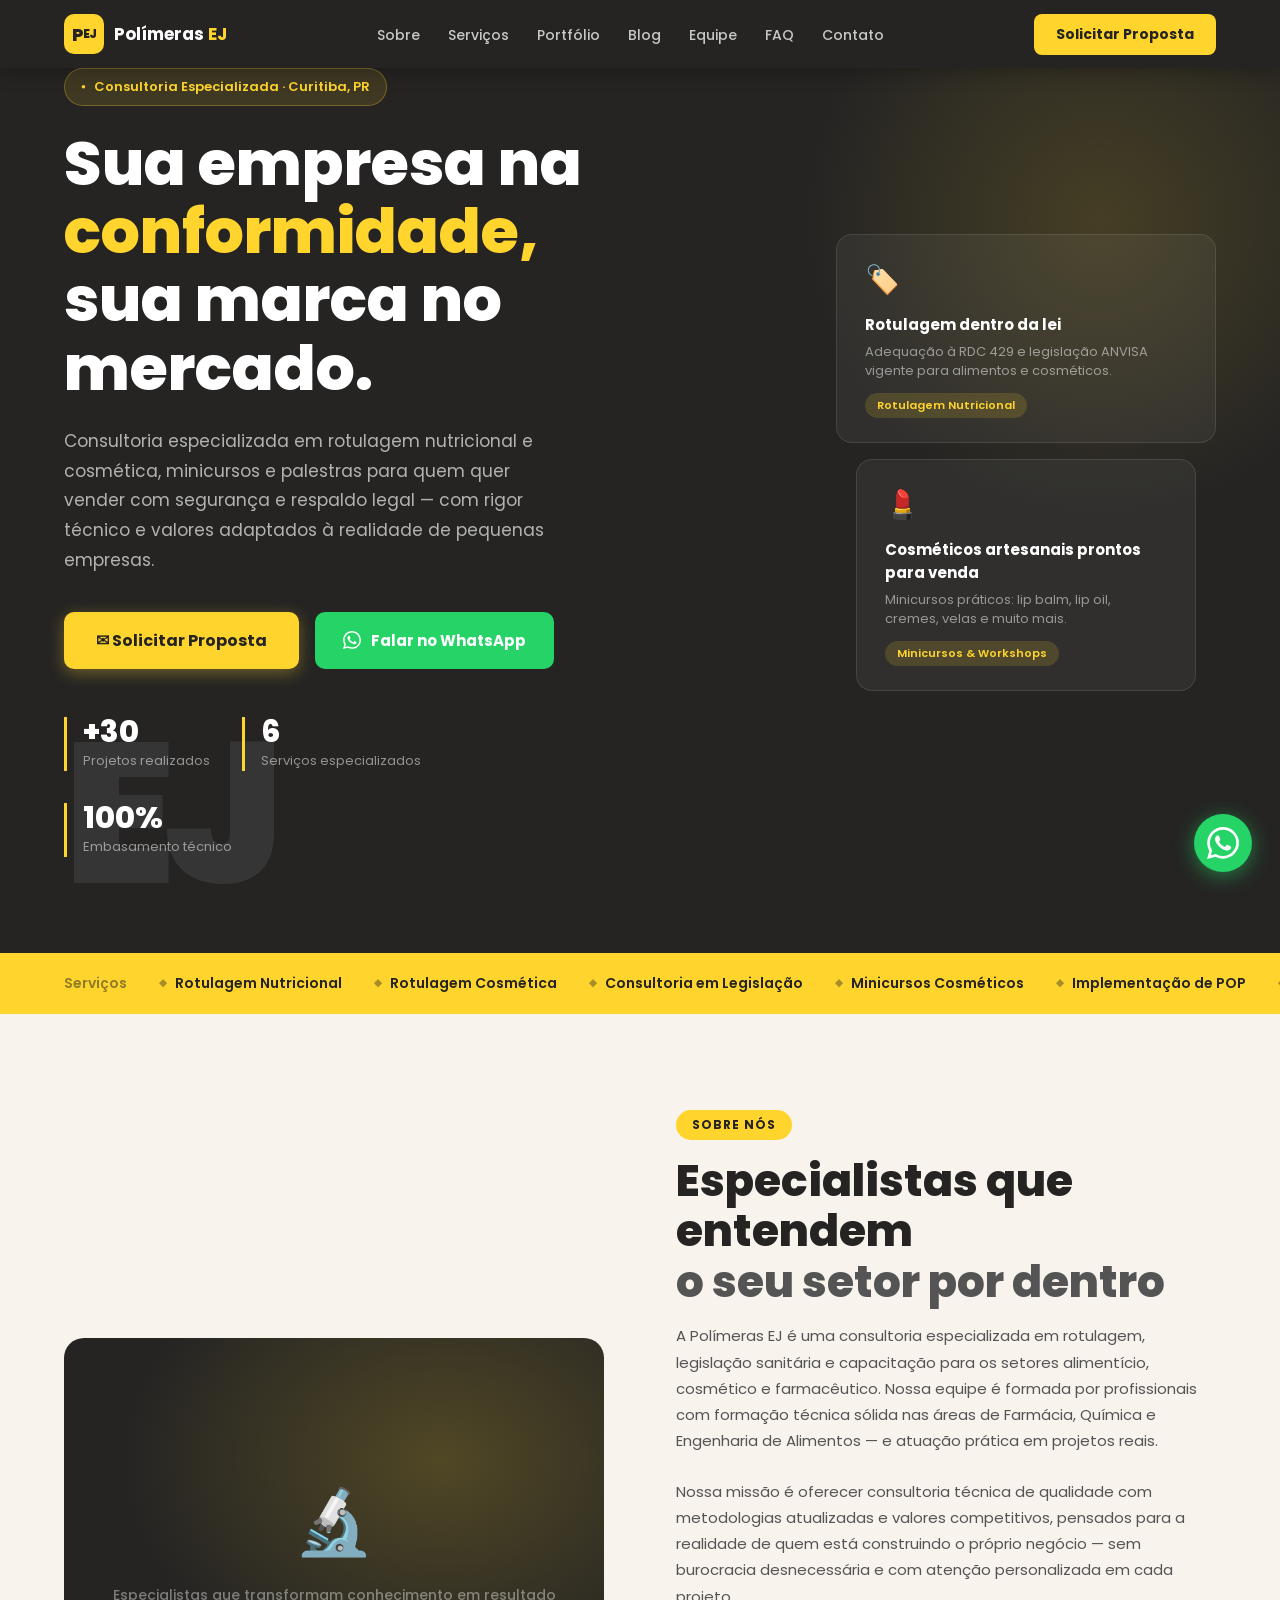
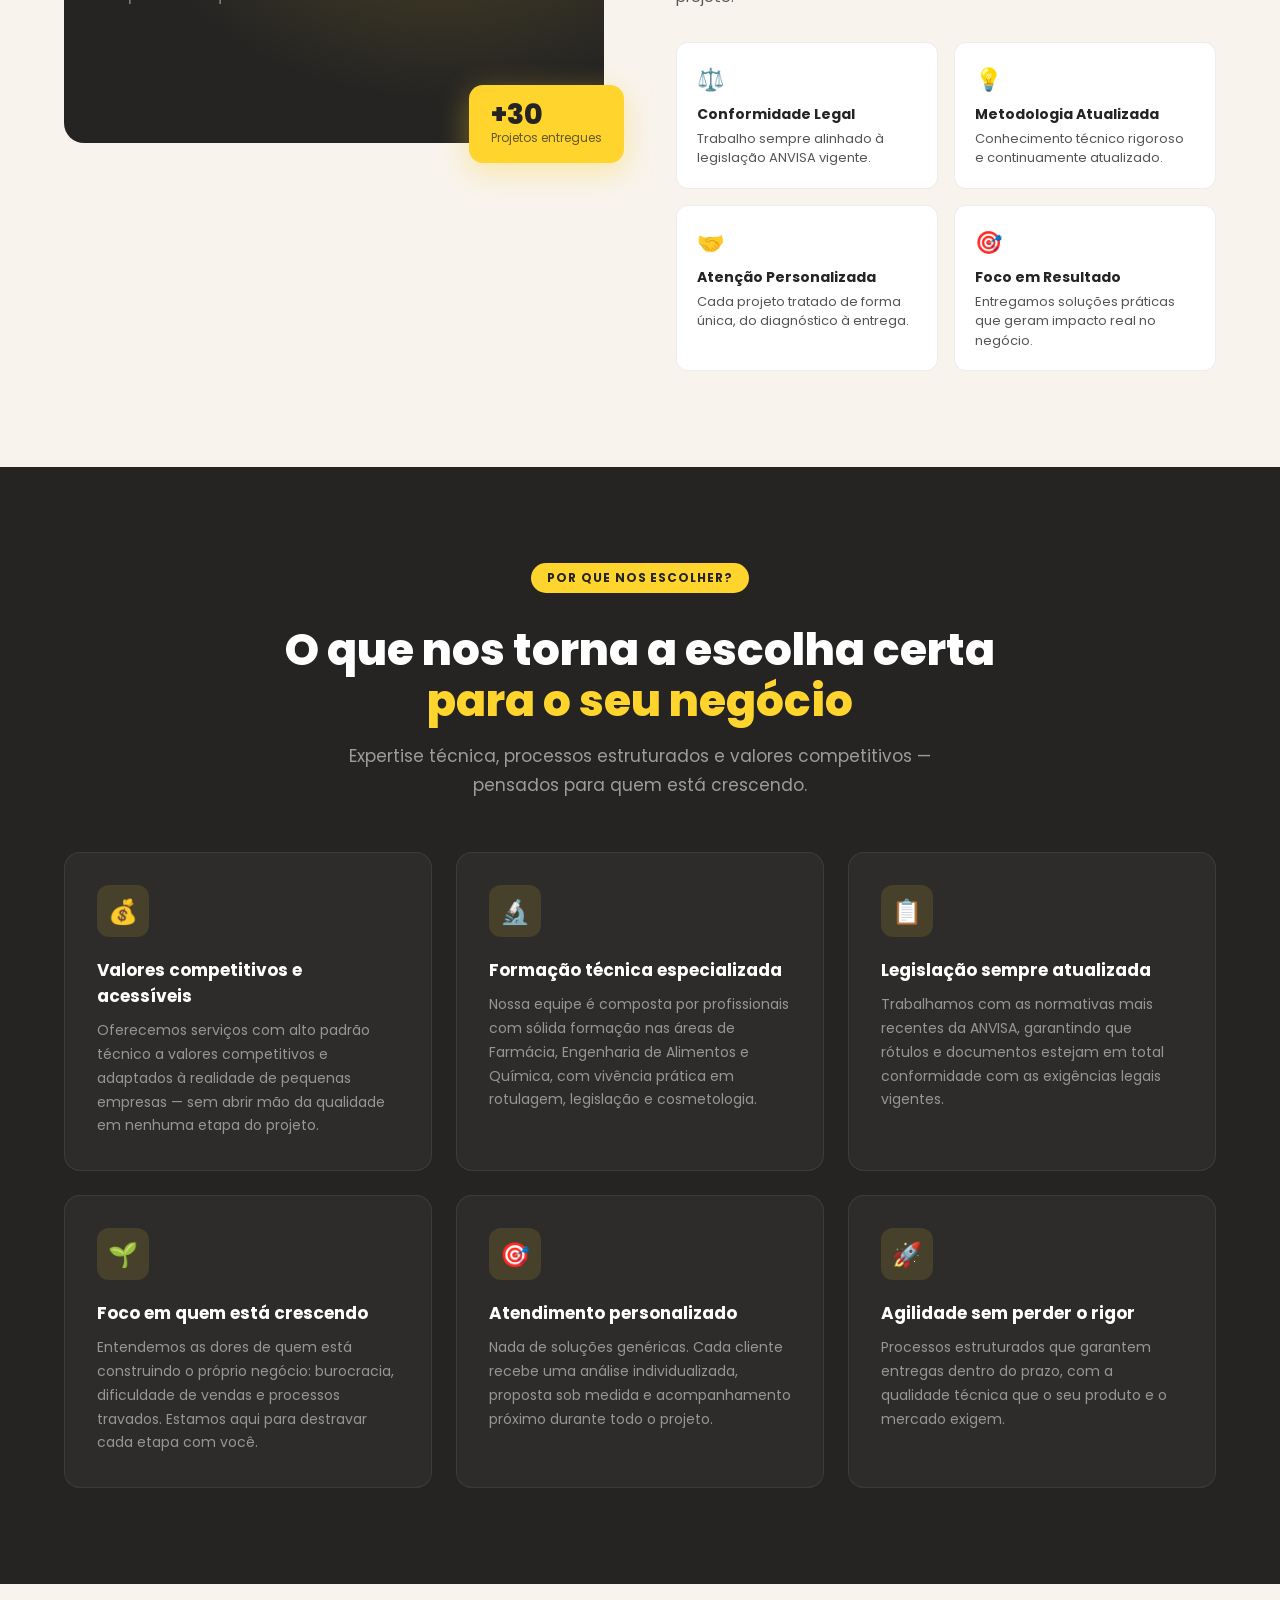
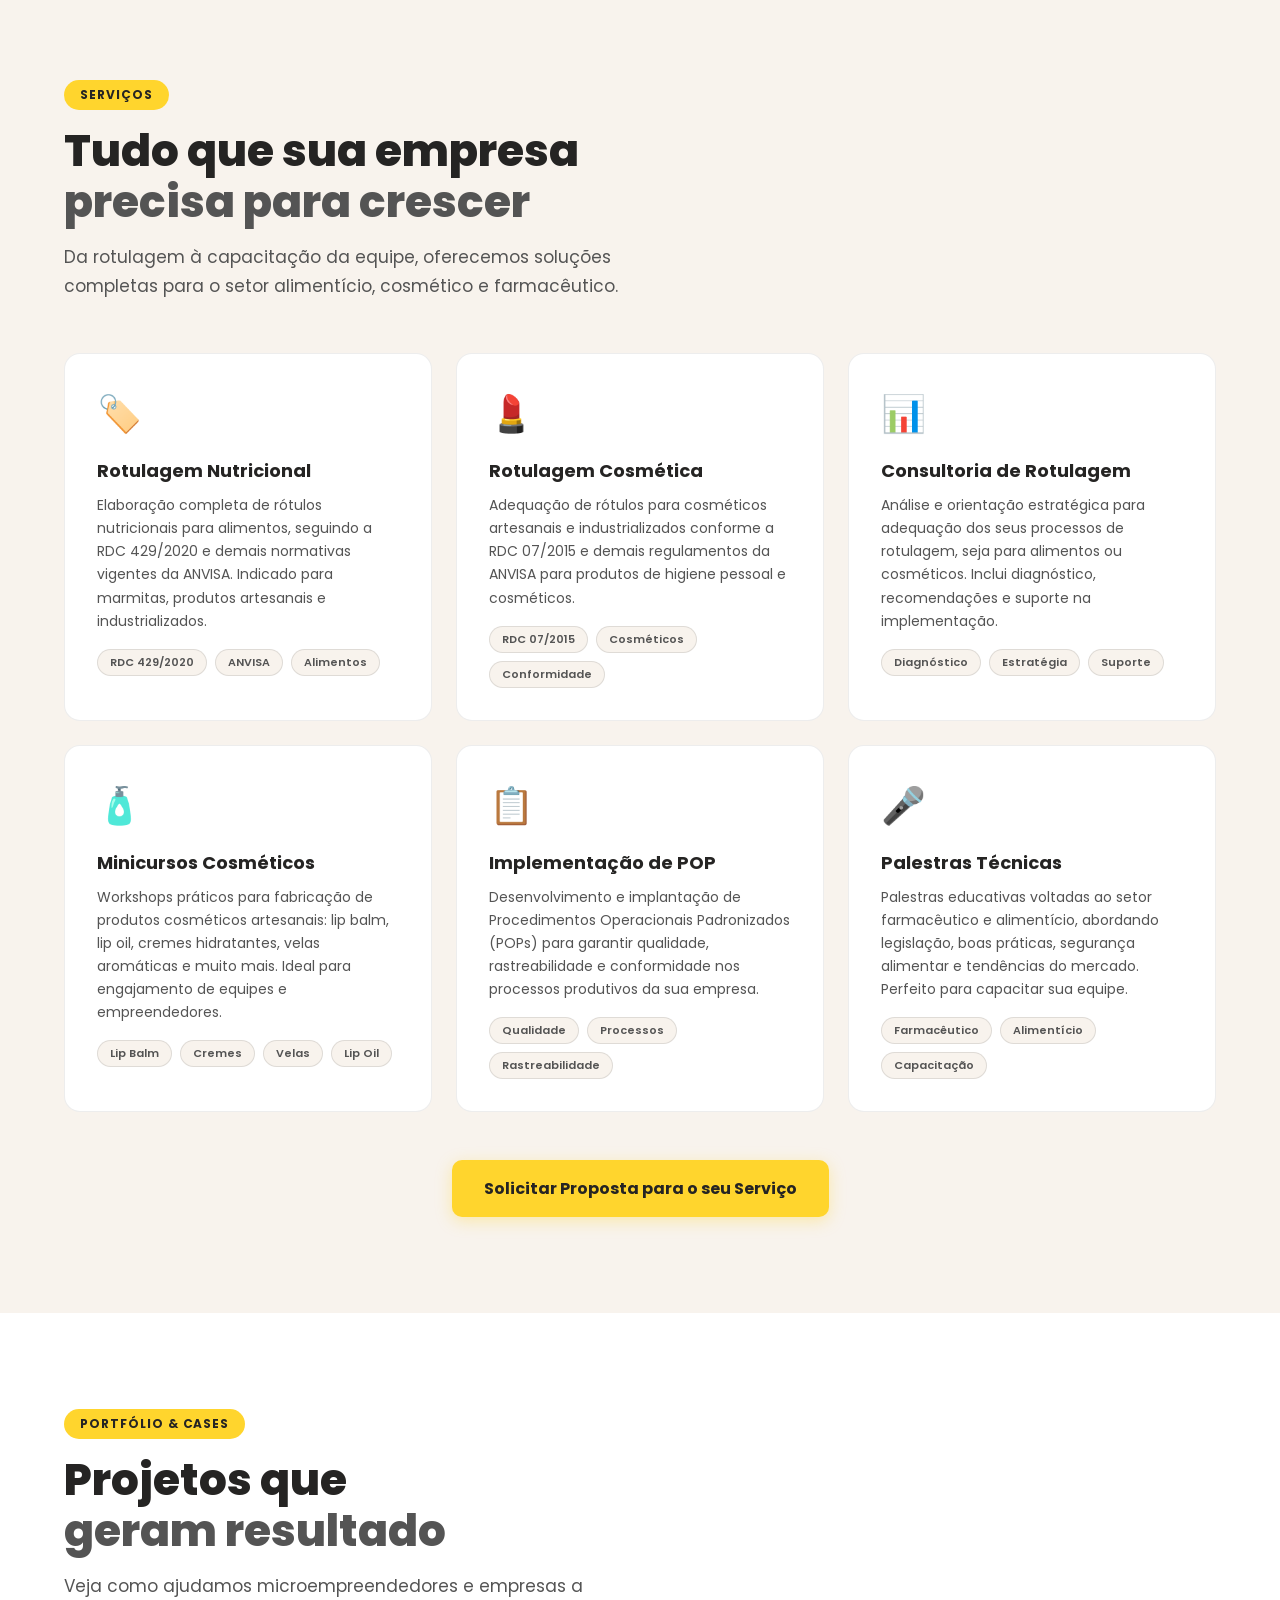
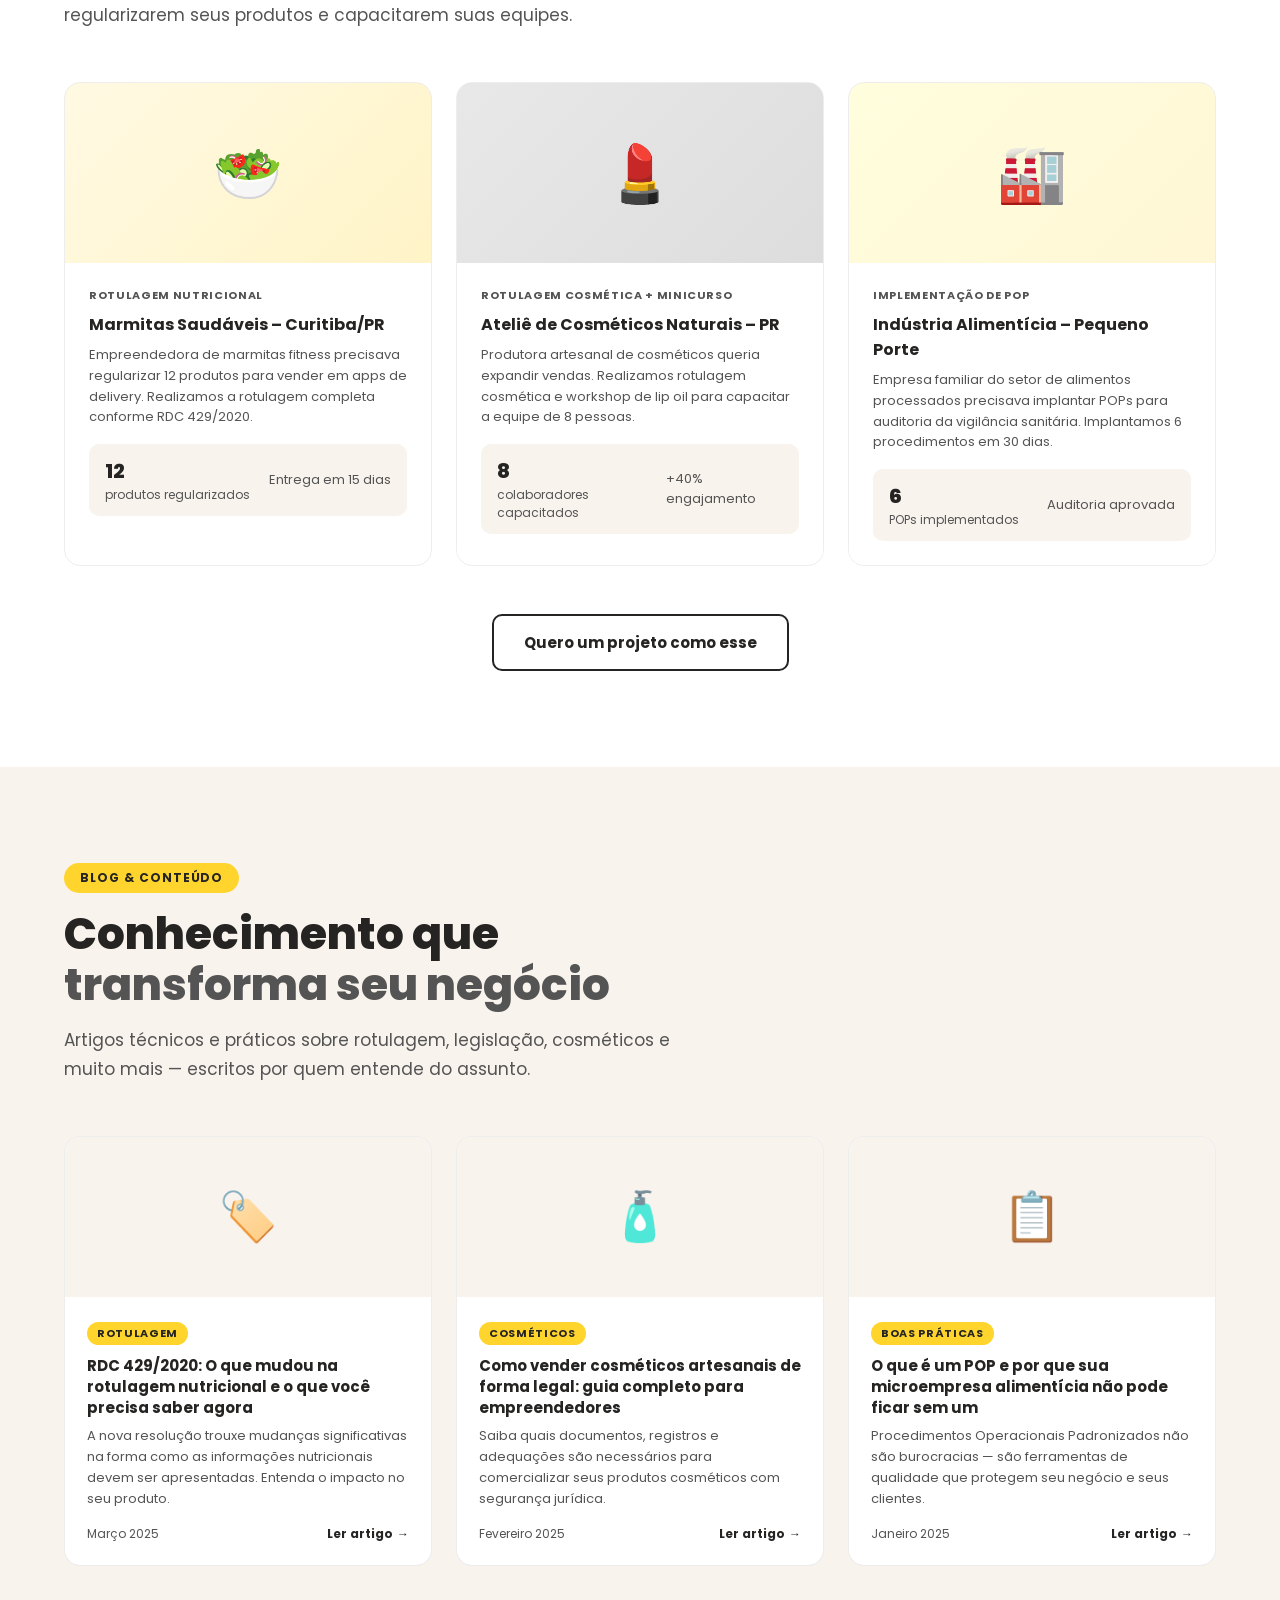
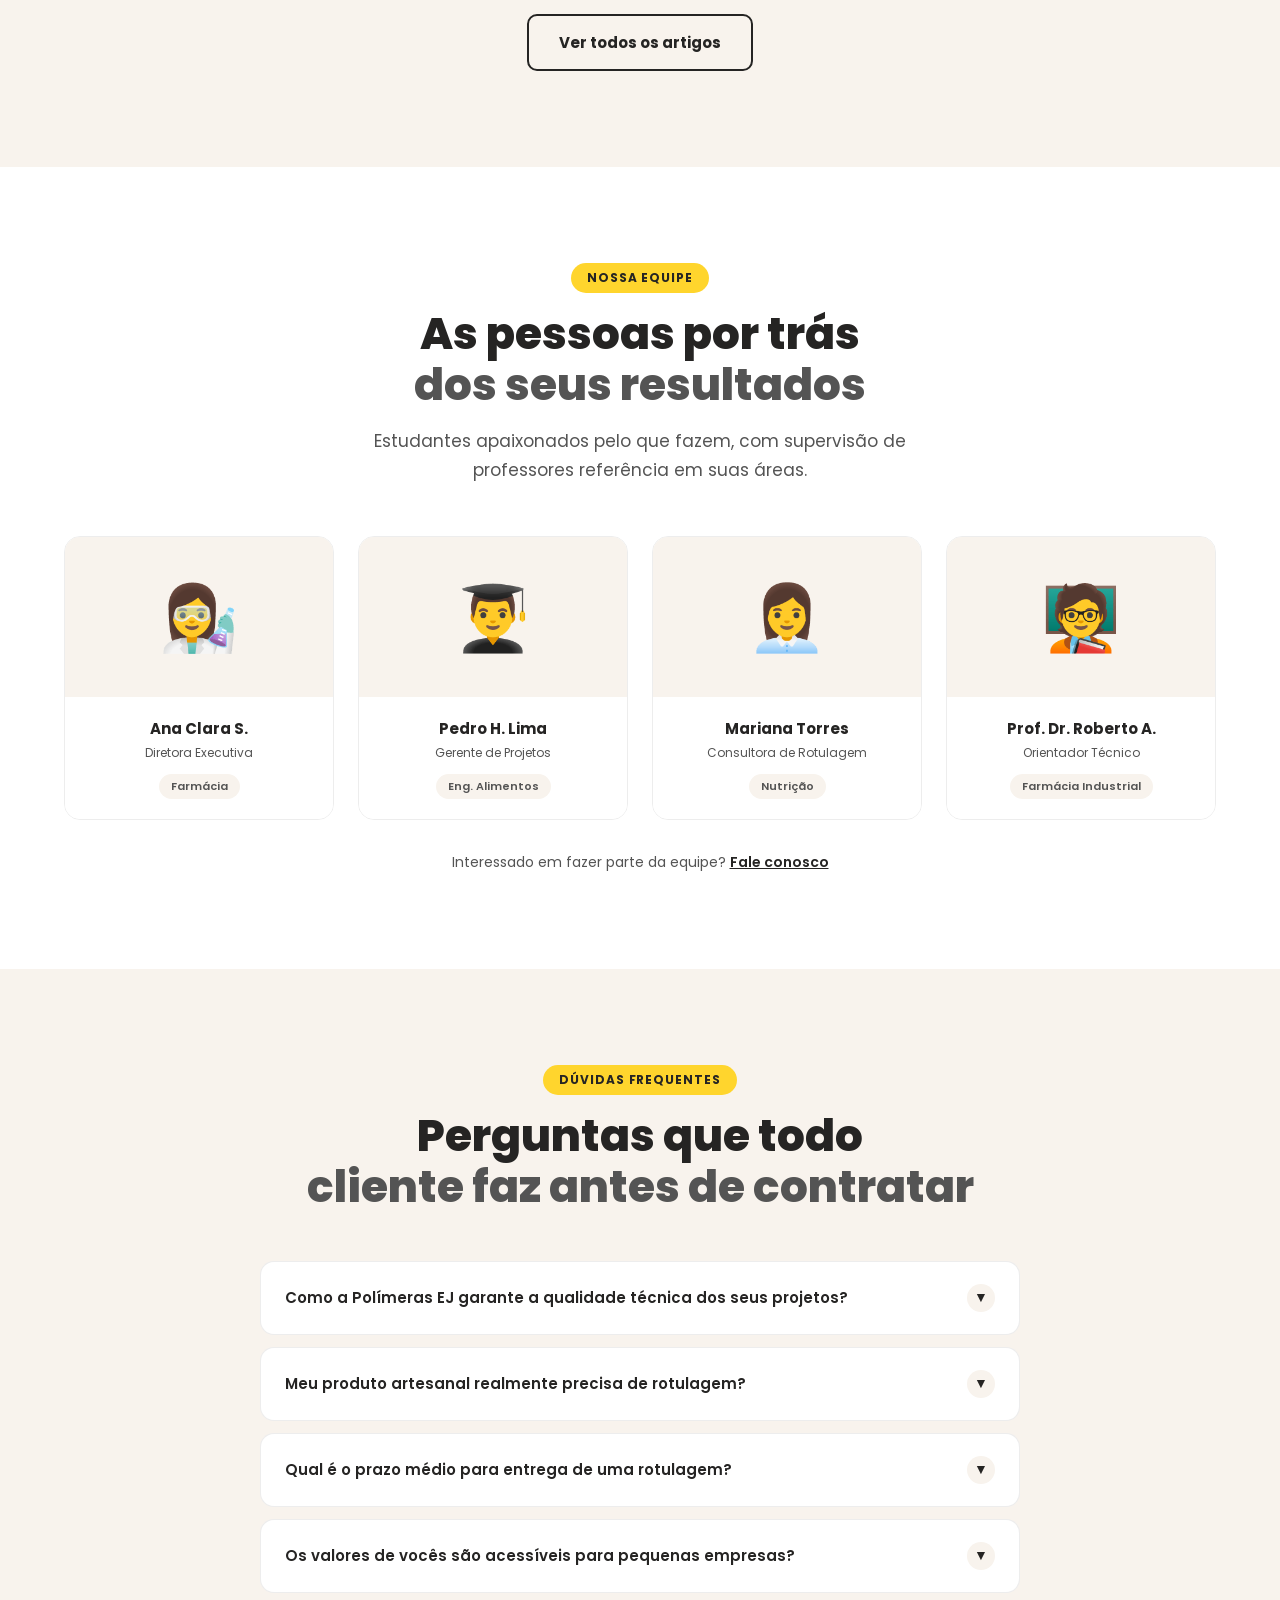
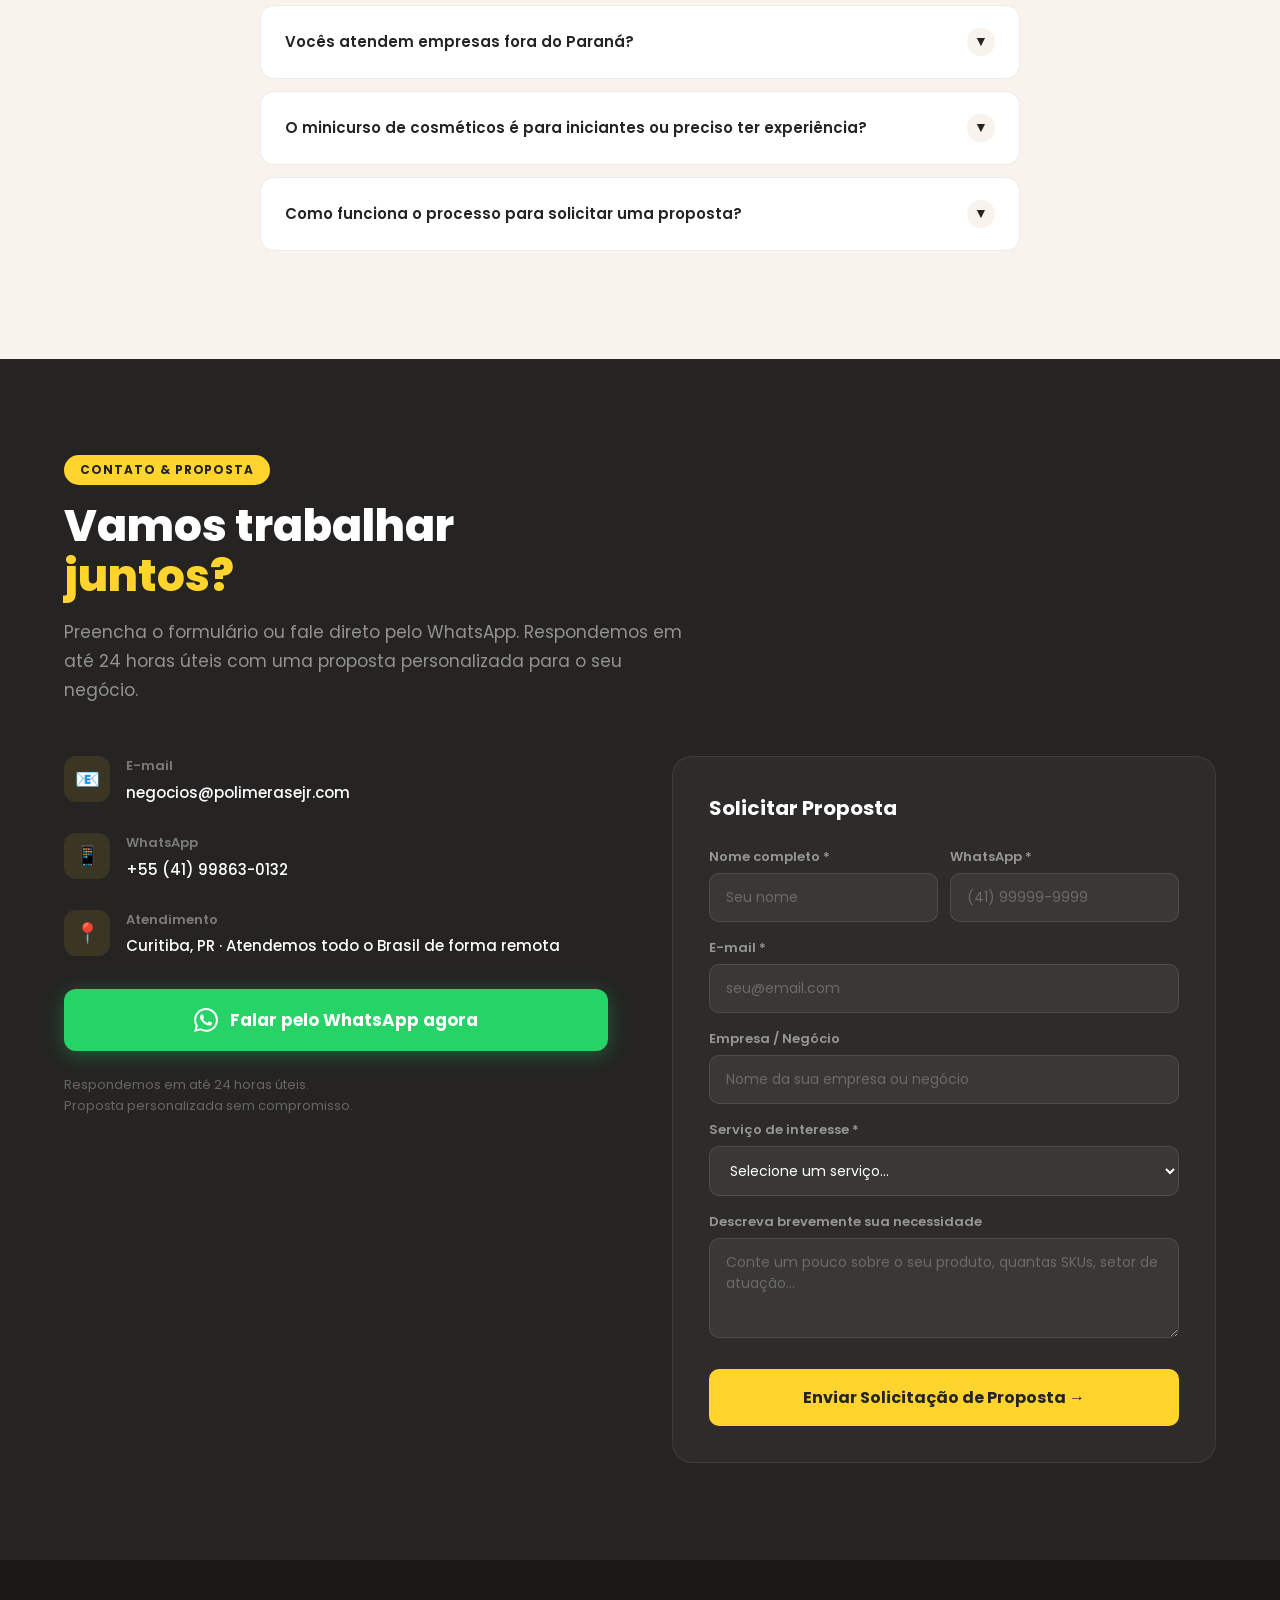
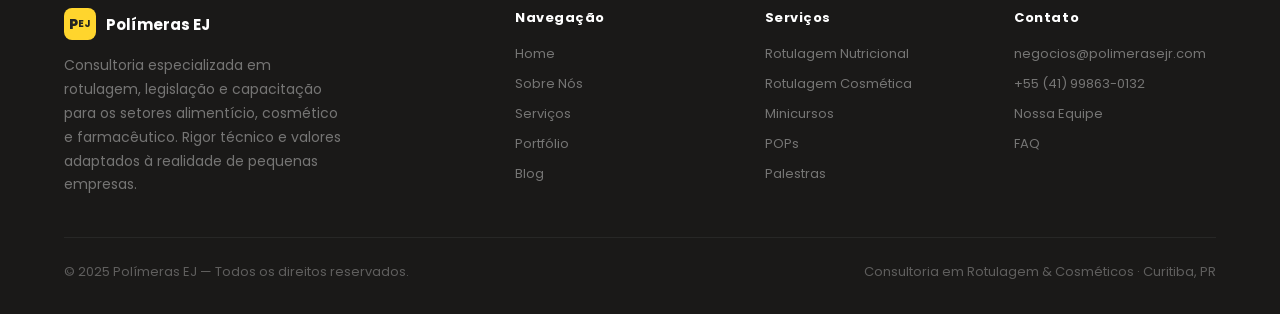
<file: old-index.html>
<!DOCTYPE html>
<html lang="pt-BR">
<head>
<meta charset="UTF-8">
<meta name="viewport" content="width=device-width, initial-scale=1.0">
<meta name="description" content="Polímeras EJ – Consultoria especializada em rotulagem nutricional, rotulagem cosmética, minicursos e palestras para o setor farmacêutico e alimentício. Metodologia baseada em conhecimento técnico atualizado e valores adaptados à realidade de pequenas empresas.">
<meta name="keywords" content="rotulagem nutricional, rotulagem cosmética, consultoria, minicursos, workshop, legislação, empresa júnior, cosmético, nutrição, artesanal, engajamento, vendas, segurança alimentar">
<title>Polímeras EJ – Consultoria em Rotulagem & Cosmética</title>
<link rel="preconnect" href="https://fonts.googleapis.com">
<link rel="preconnect" href="https://fonts.gstatic.com" crossorigin>
<link href="https://fonts.googleapis.com/css2?family=Poppins:ital,wght@0,300;0,400;0,500;0,600;0,700;0,800;1,400&display=swap" rel="stylesheet">
<style>
  :root {
    --cinza: #545454;
    --amarelo: #ffd52d;
    --creme: #f8f3ed;
    --amarelo-claro: #fef97f;
    --preto: #252423;
    --branco: #ffffff;
    --sombra: rgba(37,36,35,0.10);
    --sombra-forte: rgba(37,36,35,0.18);
  }
  *, *::before, *::after { box-sizing: border-box; margin: 0; padding: 0; }
  html { scroll-behavior: smooth; }
  body {
    font-family: 'Poppins', sans-serif;
    background: var(--creme);
    color: var(--preto);
    overflow-x: hidden;
  }

  /* ── NAVBAR ── */
  nav {
    position: fixed; top: 0; left: 0; width: 100%; z-index: 1000;
    background: var(--preto);
    display: flex; align-items: center; justify-content: space-between;
    padding: 0 5%;
    height: 68px;
    box-shadow: 0 2px 20px rgba(0,0,0,0.3);
  }
  .nav-logo {
    display: flex; align-items: center; gap: 10px; text-decoration: none;
  }
  .nav-logo-icon {
    width: 40px; height: 40px;
    background: var(--amarelo);
    border-radius: 10px;
    display: flex; align-items: center; justify-content: center;
    font-weight: 800; font-size: 18px; color: var(--preto);
    letter-spacing: -1px;
  }
  .nav-logo-text { color: #fff; font-weight: 700; font-size: 17px; line-height: 1.1; }
  .nav-logo-text span { color: var(--amarelo); }
  .nav-links { display: flex; gap: 28px; list-style: none; }
  .nav-links a {
    color: rgba(255,255,255,0.75);
    text-decoration: none; font-size: 14px; font-weight: 500;
    transition: color 0.2s;
  }
  .nav-links a:hover { color: var(--amarelo); }
  .nav-cta {
    background: var(--amarelo); color: var(--preto);
    padding: 10px 22px; border-radius: 8px;
    font-weight: 700; font-size: 14px; text-decoration: none;
    transition: background 0.2s, transform 0.15s;
    white-space: nowrap;
  }
  .nav-cta:hover { background: var(--amarelo-claro); transform: translateY(-1px); }
  .hamburger { display: none; flex-direction: column; gap: 5px; cursor: pointer; background: none; border: none; padding: 4px; }
  .hamburger span { display: block; width: 24px; height: 2px; background: #fff; border-radius: 2px; transition: 0.3s; }
  .mobile-menu {
    display: none; position: fixed; top: 68px; left: 0; width: 100%;
    background: var(--preto); padding: 20px 5% 28px;
    flex-direction: column; gap: 6px; z-index: 999;
    box-shadow: 0 8px 30px rgba(0,0,0,0.3);
  }
  .mobile-menu.open { display: flex; }
  .mobile-menu a {
    color: rgba(255,255,255,0.8); text-decoration: none;
    font-size: 16px; font-weight: 500; padding: 10px 0;
    border-bottom: 1px solid rgba(255,255,255,0.08);
  }
  .mobile-menu a:hover { color: var(--amarelo); }
  .mobile-cta-btn {
    margin-top: 12px;
    background: var(--amarelo); color: var(--preto) !important;
    text-align: center; border-radius: 8px; padding: 14px !important;
    font-weight: 700 !important; border-bottom: none !important;
  }

  /* ── SECTIONS COMUM ── */
  section { padding: 96px 5%; }
  .section-tag {
    display: inline-block;
    background: var(--amarelo); color: var(--preto);
    font-size: 12px; font-weight: 700; letter-spacing: 0.08em;
    text-transform: uppercase; padding: 6px 16px; border-radius: 40px;
    margin-bottom: 16px;
  }
  h2.section-title {
    font-size: clamp(28px, 4vw, 44px);
    font-weight: 800; line-height: 1.15;
    color: var(--preto); margin-bottom: 16px;
  }
  h2.section-title span { color: var(--cinza); }
  .section-sub {
    font-size: 17px; color: var(--cinza); line-height: 1.7;
    max-width: 620px; margin-bottom: 52px;
  }
  .btn-primary {
    display: inline-flex; align-items: center; gap: 10px;
    background: var(--amarelo); color: var(--preto);
    padding: 16px 32px; border-radius: 10px;
    font-weight: 700; font-size: 16px; text-decoration: none;
    transition: background 0.2s, transform 0.15s, box-shadow 0.2s;
    box-shadow: 0 4px 16px rgba(255,213,45,0.35);
  }
  .btn-primary:hover { background: #f5c900; transform: translateY(-2px); box-shadow: 0 8px 24px rgba(255,213,45,0.4); }
  .btn-outline {
    display: inline-flex; align-items: center; gap: 10px;
    background: transparent; color: var(--preto);
    padding: 15px 30px; border-radius: 10px; border: 2px solid var(--preto);
    font-weight: 700; font-size: 15px; text-decoration: none;
    transition: all 0.2s;
  }
  .btn-outline:hover { background: var(--preto); color: #fff; }

  /* ── HERO ── */
  #home {
    min-height: 100vh;
    background: var(--preto);
    display: flex; align-items: center;
    padding-top: 68px;
    position: relative; overflow: hidden;
  }
  .hero-bg-shape {
    position: absolute; top: -80px; right: -120px;
    width: 600px; height: 600px;
    background: radial-gradient(ellipse, rgba(255,213,45,0.15) 0%, transparent 70%);
    border-radius: 50%;
    pointer-events: none;
  }
  .hero-bg-dots {
    position: absolute; bottom: 40px; left: 5%;
    opacity: 0.08; font-size: 200px; font-weight: 900; color: #fff;
    user-select: none; line-height: 1; letter-spacing: -10px;
  }
  .hero-inner {
    position: relative; z-index: 2;
    display: grid; grid-template-columns: 1fr 1fr; gap: 60px;
    align-items: center; width: 100%;
  }
  .hero-badge {
    display: inline-flex; align-items: center; gap: 8px;
    background: rgba(255,213,45,0.12); border: 1px solid rgba(255,213,45,0.3);
    color: var(--amarelo); font-size: 13px; font-weight: 600;
    padding: 8px 16px; border-radius: 40px; margin-bottom: 24px;
  }
  .hero-badge::before { content: '●'; font-size: 8px; animation: blink 2s infinite; }
  @keyframes blink { 0%,100%{opacity:1} 50%{opacity:0.3} }
  .hero-title {
    font-size: clamp(34px, 5vw, 62px);
    font-weight: 800; line-height: 1.1; color: #fff;
    margin-bottom: 24px;
  }
  .hero-title .accent { color: var(--amarelo); }
  .hero-desc {
    font-size: 17px; color: rgba(255,255,255,0.65);
    line-height: 1.75; margin-bottom: 36px; max-width: 500px;
  }
  .hero-ctas { display: flex; gap: 16px; flex-wrap: wrap; }
  .btn-wpp {
    display: inline-flex; align-items: center; gap: 10px;
    background: #25D366; color: #fff;
    padding: 16px 28px; border-radius: 10px;
    font-weight: 700; font-size: 15px; text-decoration: none;
    transition: background 0.2s, transform 0.15s;
  }
  .btn-wpp:hover { background: #1ebe5d; transform: translateY(-2px); }
  .hero-stats {
    display: flex; gap: 32px; margin-top: 48px; flex-wrap: wrap;
  }
  .hero-stat { border-left: 3px solid var(--amarelo); padding-left: 16px; }
  .hero-stat .num { font-size: 30px; font-weight: 800; color: #fff; line-height: 1; }
  .hero-stat .lbl { font-size: 13px; color: rgba(255,255,255,0.5); margin-top: 4px; }
  .hero-visual {
    display: flex; flex-direction: column; gap: 16px; align-items: flex-end;
  }
  .hero-card {
    background: rgba(255,255,255,0.05);
    border: 1px solid rgba(255,255,255,0.1);
    border-radius: 16px; padding: 24px 28px;
    width: 100%; max-width: 380px;
    animation: floatCard 6s ease-in-out infinite;
  }
  .hero-card:nth-child(2) { animation-delay: -3s; max-width: 340px; margin-right: 20px; }
  @keyframes floatCard { 0%,100%{transform:translateY(0)} 50%{transform:translateY(-10px)} }
  .hero-card-icon { font-size: 28px; margin-bottom: 12px; }
  .hero-card-title { font-size: 15px; font-weight: 700; color: #fff; margin-bottom: 6px; }
  .hero-card-desc { font-size: 13px; color: rgba(255,255,255,0.5); line-height: 1.5; }
  .hero-card-tag {
    display: inline-block; margin-top: 12px;
    background: rgba(255,213,45,0.15); color: var(--amarelo);
    font-size: 11px; font-weight: 600; padding: 4px 12px; border-radius: 20px;
  }

  /* ── SERVIÇOS STRIP ── */
  .services-strip {
    background: var(--amarelo);
    padding: 20px 5%;
    display: flex; align-items: center; gap: 32px; overflow: hidden;
  }
  .services-strip p {
    white-space: nowrap; font-size: 14px; font-weight: 600; color: var(--preto);
    opacity: 0.5;
  }
  .strip-items {
    display: flex; gap: 32px; animation: marquee 25s linear infinite;
  }
  .strip-item {
    display: flex; align-items: center; gap: 8px;
    white-space: nowrap; font-size: 14px; font-weight: 600; color: var(--preto);
  }
  .strip-item::before { content: '◆'; font-size: 10px; opacity: 0.4; }
  @keyframes marquee { 0%{transform:translateX(0)} 100%{transform:translateX(-50%)} }

  /* ── SOBRE ── */
  #sobre { background: var(--creme); }
  .sobre-grid { display: grid; grid-template-columns: 1fr 1fr; gap: 72px; align-items: center; }
  .sobre-visual {
    position: relative;
  }
  .sobre-img-placeholder {
    background: var(--preto);
    border-radius: 20px;
    aspect-ratio: 4/3;
    display: flex; align-items: center; justify-content: center;
    flex-direction: column; gap: 16px;
    position: relative; overflow: hidden;
  }
  .sobre-img-placeholder::before {
    content: '';
    position: absolute; inset: 0;
    background: radial-gradient(ellipse at 70% 30%, rgba(255,213,45,0.2), transparent 60%);
  }
  .sobre-img-emoji { font-size: 64px; position: relative; z-index: 1; }
  .sobre-img-text { color: rgba(255,255,255,0.4); font-size: 14px; font-weight: 500; position: relative; z-index: 1; }
  .sobre-badge-float {
    position: absolute; bottom: -20px; right: -20px;
    background: var(--amarelo); border-radius: 14px;
    padding: 16px 22px;
    box-shadow: 0 8px 30px rgba(255,213,45,0.4);
  }
  .sobre-badge-float .num { font-size: 28px; font-weight: 800; color: var(--preto); line-height: 1; }
  .sobre-badge-float .txt { font-size: 12px; color: var(--preto); opacity: 0.7; }
  .valores-grid { display: grid; grid-template-columns: 1fr 1fr; gap: 16px; margin-top: 32px; }
  .valor-card {
    background: #fff; border-radius: 12px; padding: 20px;
    border: 1.5px solid rgba(84,84,84,0.1);
  }
  .valor-card .icon { font-size: 22px; margin-bottom: 8px; }
  .valor-card h4 { font-size: 14px; font-weight: 700; margin-bottom: 4px; }
  .valor-card p { font-size: 13px; color: var(--cinza); line-height: 1.5; }

  /* ── POR QUE NÓS ── */
  #diferenciais { background: var(--preto); color: #fff; }
  #diferenciais h2.section-title { color: #fff; }
  #diferenciais h2.section-title span { color: var(--amarelo); }
  #diferenciais .section-sub { color: rgba(255,255,255,0.55); }
  .diferenciais-grid { display: grid; grid-template-columns: repeat(3,1fr); gap: 24px; }
  .dif-card {
    background: rgba(255,255,255,0.04); border: 1px solid rgba(255,255,255,0.08);
    border-radius: 16px; padding: 32px;
    transition: border-color 0.2s, transform 0.2s;
  }
  .dif-card:hover { border-color: rgba(255,213,45,0.4); transform: translateY(-4px); }
  .dif-icon {
    width: 52px; height: 52px;
    background: rgba(255,213,45,0.12); border-radius: 12px;
    display: flex; align-items: center; justify-content: center;
    font-size: 24px; margin-bottom: 20px;
  }
  .dif-card h3 { font-size: 17px; font-weight: 700; color: #fff; margin-bottom: 10px; }
  .dif-card p { font-size: 14px; color: rgba(255,255,255,0.5); line-height: 1.7; }

  /* ── SERVIÇOS ── */
  #servicos { background: var(--creme); }
  .servicos-grid { display: grid; grid-template-columns: repeat(3,1fr); gap: 24px; }
  .servico-card {
    background: #fff; border-radius: 16px; padding: 32px;
    border: 1.5px solid rgba(84,84,84,0.1);
    transition: transform 0.2s, box-shadow 0.2s, border-color 0.2s;
    position: relative; overflow: hidden;
  }
  .servico-card::after {
    content: '';
    position: absolute; bottom: 0; left: 0; right: 0;
    height: 3px; background: var(--amarelo);
    transform: scaleX(0); transition: transform 0.3s;
    transform-origin: left;
  }
  .servico-card:hover { transform: translateY(-6px); box-shadow: 0 16px 48px var(--sombra-forte); border-color: transparent; }
  .servico-card:hover::after { transform: scaleX(1); }
  .servico-num { font-size: 48px; font-weight: 800; color: var(--amarelo-claro); line-height: 1; margin-bottom: 12px; }
  .servico-icon { font-size: 36px; margin-bottom: 16px; }
  .servico-card h3 { font-size: 18px; font-weight: 700; margin-bottom: 10px; }
  .servico-card p { font-size: 14px; color: var(--cinza); line-height: 1.65; }
  .servico-tags { display: flex; flex-wrap: wrap; gap: 8px; margin-top: 16px; }
  .servico-tag {
    background: var(--creme); color: var(--cinza);
    font-size: 11px; font-weight: 600; padding: 4px 12px; border-radius: 20px;
    border: 1px solid rgba(84,84,84,0.15);
  }

  /* ── PORTFÓLIO ── */
  #portfolio { background: #fff; }
  .portfolio-grid { display: grid; grid-template-columns: repeat(3,1fr); gap: 24px; }
  .case-card {
    border-radius: 16px; overflow: hidden;
    border: 1.5px solid rgba(84,84,84,0.1);
    transition: transform 0.2s, box-shadow 0.2s;
  }
  .case-card:hover { transform: translateY(-4px); box-shadow: 0 16px 48px var(--sombra); }
  .case-img {
    height: 180px;
    display: flex; align-items: center; justify-content: center;
    font-size: 56px;
    position: relative; overflow: hidden;
  }
  .case-img.c1 { background: linear-gradient(135deg, #ffd52d22, #ffd52d44); }
  .case-img.c2 { background: linear-gradient(135deg, #54545422, #54545433); }
  .case-img.c3 { background: linear-gradient(135deg, #fef97f44, #ffd52d33); }
  .case-body { padding: 24px; background: #fff; }
  .case-category {
    font-size: 11px; font-weight: 700; letter-spacing: 0.06em;
    text-transform: uppercase; color: var(--cinza);
    margin-bottom: 8px;
  }
  .case-body h3 { font-size: 16px; font-weight: 700; margin-bottom: 8px; }
  .case-body p { font-size: 13px; color: var(--cinza); line-height: 1.6; }
  .case-result {
    margin-top: 16px;
    background: var(--creme); border-radius: 10px; padding: 12px 16px;
    display: flex; align-items: center; gap: 10px;
  }
  .case-result .metric { font-size: 20px; font-weight: 800; color: var(--preto); }
  .case-result .metric-lbl { font-size: 12px; color: var(--cinza); }

  /* ── BLOG ── */
  #blog { background: var(--creme); }
  .blog-grid { display: grid; grid-template-columns: repeat(3,1fr); gap: 24px; }
  .post-card {
    background: #fff; border-radius: 16px; overflow: hidden;
    border: 1.5px solid rgba(84,84,84,0.1);
    transition: transform 0.2s, box-shadow 0.2s;
  }
  .post-card:hover { transform: translateY(-4px); box-shadow: 0 12px 36px var(--sombra); }
  .post-thumb {
    height: 160px; display: flex; align-items: center; justify-content: center;
    font-size: 48px;
    background: var(--creme);
  }
  .post-body { padding: 22px; }
  .post-cat {
    display: inline-block;
    font-size: 11px; font-weight: 700; text-transform: uppercase; letter-spacing: 0.06em;
    color: var(--preto); background: var(--amarelo);
    padding: 3px 10px; border-radius: 20px; margin-bottom: 10px;
  }
  .post-body h3 { font-size: 15px; font-weight: 700; line-height: 1.4; margin-bottom: 8px; }
  .post-body p { font-size: 13px; color: var(--cinza); line-height: 1.6; }
  .post-meta { display: flex; align-items: center; justify-content: space-between; margin-top: 16px; }
  .post-date { font-size: 12px; color: var(--cinza); }
  .post-read {
    font-size: 12px; font-weight: 700; color: var(--preto);
    text-decoration: none;
    display: flex; align-items: center; gap: 4px;
  }
  .post-read::after { content: '→'; }

  /* ── EQUIPE ── */
  #equipe { background: #fff; }
  .equipe-grid { display: grid; grid-template-columns: repeat(4,1fr); gap: 24px; }
  .membro-card {
    border-radius: 16px; overflow: hidden;
    border: 1.5px solid rgba(84,84,84,0.1);
    text-align: center;
    transition: transform 0.2s, box-shadow 0.2s;
  }
  .membro-card:hover { transform: translateY(-4px); box-shadow: 0 12px 36px var(--sombra); }
  .membro-foto {
    height: 160px;
    display: flex; align-items: center; justify-content: center;
    font-size: 64px;
    background: var(--creme);
  }
  .membro-info { padding: 20px 16px; background: #fff; }
  .membro-info h3 { font-size: 15px; font-weight: 700; margin-bottom: 4px; }
  .membro-info .cargo { font-size: 12px; color: var(--cinza); margin-bottom: 10px; }
  .membro-info .area {
    display: inline-block;
    background: var(--creme); color: var(--cinza);
    font-size: 11px; font-weight: 600; padding: 4px 12px; border-radius: 20px;
  }

  /* ── FAQ ── */
  #faq { background: var(--creme); }
  .faq-inner { max-width: 760px; margin: 0 auto; }
  .faq-item {
    background: #fff; border-radius: 14px; margin-bottom: 12px;
    border: 1.5px solid rgba(84,84,84,0.1);
    overflow: hidden;
  }
  .faq-question {
    display: flex; align-items: center; justify-content: space-between;
    padding: 22px 24px; cursor: pointer;
    font-weight: 600; font-size: 15px;
    transition: background 0.2s;
  }
  .faq-question:hover { background: var(--creme); }
  .faq-arrow {
    width: 28px; height: 28px;
    background: var(--creme); border-radius: 50%;
    display: flex; align-items: center; justify-content: center;
    font-size: 14px; flex-shrink: 0;
    transition: transform 0.3s, background 0.2s;
  }
  .faq-item.open .faq-arrow { transform: rotate(180deg); background: var(--amarelo); }
  .faq-answer {
    max-height: 0; overflow: hidden; transition: max-height 0.4s ease;
    padding: 0 24px;
  }
  .faq-answer-inner {
    padding-bottom: 22px;
    font-size: 14px; color: var(--cinza); line-height: 1.75;
    border-top: 1px solid rgba(84,84,84,0.1); padding-top: 16px;
  }
  .faq-item.open .faq-answer { max-height: 500px; }

  /* ── CONTATO ── */
  #contato { background: var(--preto); }
  #contato h2.section-title { color: #fff; }
  #contato h2.section-title span { color: var(--amarelo); }
  #contato .section-sub { color: rgba(255,255,255,0.5); }
  .contato-grid { display: grid; grid-template-columns: 1fr 1fr; gap: 64px; align-items: start; }
  .contato-info { }
  .contato-item {
    display: flex; gap: 16px; align-items: flex-start; margin-bottom: 28px;
  }
  .contato-icon {
    width: 46px; height: 46px; flex-shrink: 0;
    background: rgba(255,213,45,0.1); border-radius: 12px;
    display: flex; align-items: center; justify-content: center; font-size: 20px;
  }
  .contato-item h4 { font-size: 13px; font-weight: 600; color: rgba(255,255,255,0.4); margin-bottom: 4px; }
  .contato-item a, .contato-item p {
    font-size: 15px; color: #fff; text-decoration: none; font-weight: 500;
  }
  .contato-item a:hover { color: var(--amarelo); }
  .btn-wpp-big {
    display: flex; align-items: center; justify-content: center; gap: 12px;
    background: #25D366; color: #fff;
    padding: 18px 32px; border-radius: 12px; text-decoration: none;
    font-weight: 700; font-size: 17px; margin-top: 32px;
    transition: background 0.2s, transform 0.15s;
    box-shadow: 0 4px 20px rgba(37,211,102,0.3);
  }
  .btn-wpp-big:hover { background: #1ebe5d; transform: translateY(-2px); }
  .form-orcamento {
    background: rgba(255,255,255,0.04); border: 1px solid rgba(255,255,255,0.08);
    border-radius: 20px; padding: 36px;
  }
  .form-orcamento h3 { color: #fff; font-size: 20px; font-weight: 700; margin-bottom: 24px; }
  .form-group { margin-bottom: 16px; }
  .form-group label {
    display: block; font-size: 13px; font-weight: 600;
    color: rgba(255,255,255,0.5); margin-bottom: 6px;
  }
  .form-group input, .form-group select, .form-group textarea {
    width: 100%; background: rgba(255,255,255,0.06);
    border: 1px solid rgba(255,255,255,0.1); border-radius: 10px;
    padding: 13px 16px; color: #fff; font-family: 'Poppins', sans-serif;
    font-size: 14px; transition: border-color 0.2s;
    outline: none;
  }
  .form-group input::placeholder, .form-group textarea::placeholder { color: rgba(255,255,255,0.25); }
  .form-group input:focus, .form-group select:focus, .form-group textarea:focus {
    border-color: var(--amarelo);
  }
  .form-group select { cursor: pointer; }
  .form-group select option { background: var(--preto); }
  .form-group textarea { resize: vertical; min-height: 100px; }
  .form-row { display: grid; grid-template-columns: 1fr 1fr; gap: 12px; }
  .btn-submit {
    width: 100%; background: var(--amarelo); color: var(--preto);
    padding: 16px; border: none; border-radius: 10px;
    font-family: 'Poppins', sans-serif; font-size: 16px; font-weight: 700;
    cursor: pointer; margin-top: 8px;
    transition: background 0.2s, transform 0.15s;
  }
  .btn-submit:hover { background: var(--amarelo-claro); transform: translateY(-1px); }

  /* ── FOOTER ── */
  footer {
    background: #1a1918; padding: 48px 5% 32px;
    border-top: 1px solid rgba(255,255,255,0.06);
  }
  .footer-grid { display: grid; grid-template-columns: 2fr 1fr 1fr 1fr; gap: 48px; margin-bottom: 40px; }
  .footer-brand p { font-size: 14px; color: rgba(255,255,255,0.4); line-height: 1.7; margin-top: 14px; max-width: 280px; }
  .footer-col h4 { color: #fff; font-size: 13px; font-weight: 700; margin-bottom: 16px; letter-spacing: 0.04em; }
  .footer-col a { display: block; color: rgba(255,255,255,0.4); text-decoration: none; font-size: 13px; margin-bottom: 10px; transition: color 0.2s; }
  .footer-col a:hover { color: var(--amarelo); }
  .footer-bottom {
    border-top: 1px solid rgba(255,255,255,0.06); padding-top: 24px;
    display: flex; align-items: center; justify-content: space-between;
    flex-wrap: wrap; gap: 12px;
  }
  .footer-bottom p { font-size: 13px; color: rgba(255,255,255,0.3); }
  .footer-logo { display: flex; align-items: center; gap: 10px; }
  .footer-logo .icon {
    width: 32px; height: 32px; background: var(--amarelo); border-radius: 8px;
    display: flex; align-items: center; justify-content: center;
    font-weight: 800; font-size: 14px; color: var(--preto);
  }
  .footer-logo span { color: #fff; font-weight: 700; font-size: 15px; }

  /* ── FLOATING WPP ── */
  .wpp-float {
    position: fixed; bottom: 28px; right: 28px; z-index: 999;
    width: 58px; height: 58px;
    background: #25D366; border-radius: 50%;
    display: flex; align-items: center; justify-content: center;
    box-shadow: 0 4px 20px rgba(37,211,102,0.5);
    text-decoration: none;
    transition: transform 0.2s;
    animation: pulse-wpp 3s ease-in-out infinite;
  }
  .wpp-float:hover { transform: scale(1.1); }
  @keyframes pulse-wpp {
    0%,100%{ box-shadow: 0 4px 20px rgba(37,211,102,0.5) }
    50%{ box-shadow: 0 4px 40px rgba(37,211,102,0.8) }
  }
  .wpp-float svg { width: 32px; height: 32px; fill: #fff; }

  /* ── RESPONSIVE ── */
  @media (max-width: 960px) {
    .nav-links, .nav-cta { display: none; }
    .hamburger { display: flex; }
    .hero-inner { grid-template-columns: 1fr; }
    .hero-visual { display: none; }
    .sobre-grid { grid-template-columns: 1fr; }
    .sobre-visual { order: -1; }
    .diferenciais-grid { grid-template-columns: 1fr 1fr; }
    .servicos-grid { grid-template-columns: 1fr 1fr; }
    .portfolio-grid { grid-template-columns: 1fr; }
    .blog-grid { grid-template-columns: 1fr; }
    .equipe-grid { grid-template-columns: 1fr 1fr; }
    .contato-grid { grid-template-columns: 1fr; }
    .footer-grid { grid-template-columns: 1fr 1fr; }
  }
  @media (max-width: 600px) {
    section { padding: 72px 5%; }
    .diferenciais-grid { grid-template-columns: 1fr; }
    .servicos-grid { grid-template-columns: 1fr; }
    .equipe-grid { grid-template-columns: 1fr; }
    .footer-grid { grid-template-columns: 1fr; }
    .form-row { grid-template-columns: 1fr; }
    .valores-grid { grid-template-columns: 1fr; }
  }
</style>
</head>
<body>

<!-- FLOATING WPP -->
<a href="https://wa.me/5541998630132?text=Olá!%20Gostaria%20de%20solicitar%20uma%20proposta%20da%20Polímeras%20EJ." class="wpp-float" target="_blank" aria-label="WhatsApp">
  <svg viewBox="0 0 24 24" xmlns="http://www.w3.org/2000/svg"><path d="M17.472 14.382c-.297-.149-1.758-.867-2.03-.967-.273-.099-.471-.148-.67.15-.197.297-.767.966-.94 1.164-.173.199-.347.223-.644.075-.297-.15-1.255-.463-2.39-1.475-.883-.788-1.48-1.761-1.653-2.059-.173-.297-.018-.458.13-.606.134-.133.298-.347.446-.52.149-.174.198-.298.298-.497.099-.198.05-.371-.025-.52-.075-.149-.669-1.612-.916-2.207-.242-.579-.487-.5-.669-.51-.173-.008-.371-.01-.57-.01-.198 0-.52.074-.792.372-.272.297-1.04 1.016-1.04 2.479 0 1.462 1.065 2.875 1.213 3.074.149.198 2.096 3.2 5.077 4.487.709.306 1.262.489 1.694.625.712.227 1.36.195 1.871.118.571-.085 1.758-.719 2.006-1.413.248-.694.248-1.289.173-1.413-.074-.124-.272-.198-.57-.347m-5.421 7.403h-.004a9.87 9.87 0 01-5.031-1.378l-.361-.214-3.741.982.998-3.648-.235-.374a9.86 9.86 0 01-1.51-5.26c.001-5.45 4.436-9.884 9.888-9.884 2.64 0 5.122 1.03 6.988 2.898a9.825 9.825 0 012.893 6.994c-.003 5.45-4.437 9.884-9.885 9.884m8.413-18.297A11.815 11.815 0 0012.05 0C5.495 0 .16 5.335.157 11.892c0 2.096.547 4.142 1.588 5.945L.057 24l6.305-1.654a11.882 11.882 0 005.683 1.448h.005c6.554 0 11.89-5.335 11.893-11.893a11.821 11.821 0 00-3.48-8.413z"/></svg>
</a>

<!-- NAVBAR -->
<nav id="navbar">
  <a href="#home" class="nav-logo">
    <div class="nav-logo-icon">P<span style="color:#252423;font-size:12px">EJ</span></div>
    <div class="nav-logo-text">Polímeras <span>EJ</span></div>
  </a>
  <ul class="nav-links">
    <li><a href="#sobre">Sobre</a></li>
    <li><a href="#servicos">Serviços</a></li>
    <li><a href="#portfolio">Portfólio</a></li>
    <li><a href="#blog">Blog</a></li>
    <li><a href="#equipe">Equipe</a></li>
    <li><a href="#faq">FAQ</a></li>
    <li><a href="#contato">Contato</a></li>
  </ul>
  <a href="#contato" class="nav-cta">Solicitar Proposta</a>
  <button class="hamburger" id="hamburger" aria-label="Menu">
    <span></span><span></span><span></span>
  </button>
</nav>
<div class="mobile-menu" id="mobileMenu">
  <a href="#sobre" onclick="closeMobile()">Sobre</a>
  <a href="#servicos" onclick="closeMobile()">Serviços</a>
  <a href="#portfolio" onclick="closeMobile()">Portfólio</a>
  <a href="#blog" onclick="closeMobile()">Blog</a>
  <a href="#equipe" onclick="closeMobile()">Equipe</a>
  <a href="#faq" onclick="closeMobile()">FAQ</a>
  <a href="#contato" onclick="closeMobile()">Contato</a>
  <a href="#contato" class="mobile-cta-btn" onclick="closeMobile()">Solicitar Proposta</a>
</div>

<!-- ── HOME ── -->
<section id="home">
  <div class="hero-bg-shape"></div>
  <div class="hero-bg-dots">EJ</div>
  <div class="hero-inner">
    <div class="hero-content">
      <div class="hero-badge">Consultoria Especializada · Curitiba, PR</div>
      <h1 class="hero-title">
        Sua empresa na<br>
        <span class="accent">conformidade,</span><br>
        sua marca no mercado.
      </h1>
      <p class="hero-desc">
        Consultoria especializada em rotulagem nutricional e cosmética, minicursos e palestras para quem quer vender com segurança e respaldo legal — com rigor técnico e valores adaptados à realidade de pequenas empresas.
      </p>
      <div class="hero-ctas">
        <a href="#contato" class="btn-primary">
          ✉ Solicitar Proposta
        </a>
        <a href="https://wa.me/5541998630132?text=Olá!%20Gostaria%20de%20saber%20mais%20sobre%20os%20serviços%20da%20Polímeras%20EJ." class="btn-wpp" target="_blank">
          <svg width="18" height="18" viewBox="0 0 24 24" fill="#fff"><path d="M17.472 14.382c-.297-.149-1.758-.867-2.03-.967-.273-.099-.471-.148-.67.15-.197.297-.767.966-.94 1.164-.173.199-.347.223-.644.075-.297-.15-1.255-.463-2.39-1.475-.883-.788-1.48-1.761-1.653-2.059-.173-.297-.018-.458.13-.606.134-.133.298-.347.446-.52.149-.174.198-.298.298-.497.099-.198.05-.371-.025-.52-.075-.149-.669-1.612-.916-2.207-.242-.579-.487-.5-.669-.51-.173-.008-.371-.01-.57-.01-.198 0-.52.074-.792.372-.272.297-1.04 1.016-1.04 2.479 0 1.462 1.065 2.875 1.213 3.074.149.198 2.096 3.2 5.077 4.487.709.306 1.262.489 1.694.625.712.227 1.36.195 1.871.118.571-.085 1.758-.719 2.006-1.413.248-.694.248-1.289.173-1.413-.074-.124-.272-.198-.57-.347m-5.421 7.403h-.004a9.87 9.87 0 01-5.031-1.378l-.361-.214-3.741.982.998-3.648-.235-.374a9.86 9.86 0 01-1.51-5.26c.001-5.45 4.436-9.884 9.888-9.884 2.64 0 5.122 1.03 6.988 2.898a9.825 9.825 0 012.893 6.994c-.003 5.45-4.437 9.884-9.885 9.884m8.413-18.297A11.815 11.815 0 0012.05 0C5.495 0 .16 5.335.157 11.892c0 2.096.547 4.142 1.588 5.945L.057 24l6.305-1.654a11.882 11.882 0 005.683 1.448h.005c6.554 0 11.89-5.335 11.893-11.893a11.821 11.821 0 00-3.48-8.413z"/></svg>
          Falar no WhatsApp
        </a>
      </div>
      <div class="hero-stats">
        <div class="hero-stat">
          <div class="num">+30</div>
          <div class="lbl">Projetos realizados</div>
        </div>
        <div class="hero-stat">
          <div class="num">6</div>
          <div class="lbl">Serviços especializados</div>
        </div>
        <div class="hero-stat">
          <div class="num">100%</div>
          <div class="lbl">Embasamento técnico</div>
        </div>
      </div>
    </div>
    <div class="hero-visual">
      <div class="hero-card">
        <div class="hero-card-icon">🏷️</div>
        <div class="hero-card-title">Rotulagem dentro da lei</div>
        <div class="hero-card-desc">Adequação à RDC 429 e legislação ANVISA vigente para alimentos e cosméticos.</div>
        <span class="hero-card-tag">Rotulagem Nutricional</span>
      </div>
      <div class="hero-card">
        <div class="hero-card-icon">💄</div>
        <div class="hero-card-title">Cosméticos artesanais prontos para venda</div>
        <div class="hero-card-desc">Minicursos práticos: lip balm, lip oil, cremes, velas e muito mais.</div>
        <span class="hero-card-tag">Minicursos & Workshops</span>
      </div>
    </div>
  </div>
</section>

<!-- STRIP DE SERVIÇOS -->
<div class="services-strip">
  <p>Serviços</p>
  <div class="strip-items">
    <span class="strip-item">Rotulagem Nutricional</span>
    <span class="strip-item">Rotulagem Cosmética</span>
    <span class="strip-item">Consultoria em Legislação</span>
    <span class="strip-item">Minicursos Cosméticos</span>
    <span class="strip-item">Implementação de POP</span>
    <span class="strip-item">Palestras Técnicas</span>
    <span class="strip-item">Rotulagem Nutricional</span>
    <span class="strip-item">Rotulagem Cosmética</span>
    <span class="strip-item">Consultoria em Legislação</span>
    <span class="strip-item">Minicursos Cosméticos</span>
    <span class="strip-item">Implementação de POP</span>
    <span class="strip-item">Palestras Técnicas</span>
  </div>
</div>

<!-- ── SOBRE ── -->
<section id="sobre">
  <div class="sobre-grid">
    <div class="sobre-visual">
      <div class="sobre-img-placeholder">
        <div class="sobre-img-emoji">🔬</div>
        <div class="sobre-img-text">Especialistas que transformam conhecimento em resultado</div>
      </div>
      <div class="sobre-badge-float">
        <div class="num">+30</div>
        <div class="txt">Projetos entregues</div>
      </div>
    </div>
    <div class="sobre-content">
      <span class="section-tag">Sobre Nós</span>
      <h2 class="section-title">Especialistas que entendem<br><span>o seu setor por dentro</span></h2>
      <p style="font-size:15px;color:var(--cinza);line-height:1.75;margin-bottom:24px;">
        A Polímeras EJ é uma consultoria especializada em rotulagem, legislação sanitária e capacitação para os setores alimentício, cosmético e farmacêutico. Nossa equipe é formada por profissionais com formação técnica sólida nas áreas de Farmácia, Química e Engenharia de Alimentos — e atuação prática em projetos reais.
      </p>
      <p style="font-size:15px;color:var(--cinza);line-height:1.75;margin-bottom:32px;">
        Nossa missão é oferecer consultoria técnica de qualidade com metodologias atualizadas e valores competitivos, pensados para a realidade de quem está construindo o próprio negócio — sem burocracia desnecessária e com atenção personalizada em cada projeto.
      </p>
      <div class="valores-grid">
        <div class="valor-card">
          <div class="icon">⚖️</div>
          <h4>Conformidade Legal</h4>
          <p>Trabalho sempre alinhado à legislação ANVISA vigente.</p>
        </div>
        <div class="valor-card">
          <div class="icon">💡</div>
          <h4>Metodologia Atualizada</h4>
          <p>Conhecimento técnico rigoroso e continuamente atualizado.</p>
        </div>
        <div class="valor-card">
          <div class="icon">🤝</div>
          <h4>Atenção Personalizada</h4>
          <p>Cada projeto tratado de forma única, do diagnóstico à entrega.</p>
        </div>
        <div class="valor-card">
          <div class="icon">🎯</div>
          <h4>Foco em Resultado</h4>
          <p>Entregamos soluções práticas que geram impacto real no negócio.</p>
        </div>
      </div>
    </div>
  </div>
</section>

<!-- ── DIFERENCIAIS ── -->
<section id="diferenciais">
  <div style="text-align:center;margin-bottom:16px;">
    <span class="section-tag">Por que nos escolher?</span>
  </div>
  <h2 class="section-title" style="text-align:center;">O que nos torna a escolha certa<br><span>para o seu negócio</span></h2>
  <p class="section-sub" style="margin:0 auto 52px;text-align:center;">
    Expertise técnica, processos estruturados e valores competitivos — pensados para quem está crescendo.
  </p>
  <div class="diferenciais-grid">
    <div class="dif-card">
      <div class="dif-icon">💰</div>
      <h3>Valores competitivos e acessíveis</h3>
      <p>Oferecemos serviços com alto padrão técnico a valores competitivos e adaptados à realidade de pequenas empresas — sem abrir mão da qualidade em nenhuma etapa do projeto.</p>
    </div>
    <div class="dif-card">
      <div class="dif-icon">🔬</div>
      <h3>Formação técnica especializada</h3>
      <p>Nossa equipe é composta por profissionais com sólida formação nas áreas de Farmácia, Engenharia de Alimentos e Química, com vivência prática em rotulagem, legislação e cosmetologia.</p>
    </div>
    <div class="dif-card">
      <div class="dif-icon">📋</div>
      <h3>Legislação sempre atualizada</h3>
      <p>Trabalhamos com as normativas mais recentes da ANVISA, garantindo que rótulos e documentos estejam em total conformidade com as exigências legais vigentes.</p>
    </div>
    <div class="dif-card">
      <div class="dif-icon">🌱</div>
      <h3>Foco em quem está crescendo</h3>
      <p>Entendemos as dores de quem está construindo o próprio negócio: burocracia, dificuldade de vendas e processos travados. Estamos aqui para destravar cada etapa com você.</p>
    </div>
    <div class="dif-card">
      <div class="dif-icon">🎯</div>
      <h3>Atendimento personalizado</h3>
      <p>Nada de soluções genéricas. Cada cliente recebe uma análise individualizada, proposta sob medida e acompanhamento próximo durante todo o projeto.</p>
    </div>
    <div class="dif-card">
      <div class="dif-icon">🚀</div>
      <h3>Agilidade sem perder o rigor</h3>
      <p>Processos estruturados que garantem entregas dentro do prazo, com a qualidade técnica que o seu produto e o mercado exigem.</p>
    </div>
  </div>
</section>

<!-- ── SERVIÇOS ── -->
<section id="servicos">
  <span class="section-tag">Serviços</span>
  <h2 class="section-title">Tudo que sua empresa<br><span>precisa para crescer</span></h2>
  <p class="section-sub">Da rotulagem à capacitação da equipe, oferecemos soluções completas para o setor alimentício, cosmético e farmacêutico.</p>
  <div class="servicos-grid">

    <div class="servico-card">
      <div class="servico-icon">🏷️</div>
      <h3>Rotulagem Nutricional</h3>
      <p>Elaboração completa de rótulos nutricionais para alimentos, seguindo a RDC 429/2020 e demais normativas vigentes da ANVISA. Indicado para marmitas, produtos artesanais e industrializados.</p>
      <div class="servico-tags">
        <span class="servico-tag">RDC 429/2020</span>
        <span class="servico-tag">ANVISA</span>
        <span class="servico-tag">Alimentos</span>
      </div>
    </div>

    <div class="servico-card">
      <div class="servico-icon">💄</div>
      <h3>Rotulagem Cosmética</h3>
      <p>Adequação de rótulos para cosméticos artesanais e industrializados conforme a RDC 07/2015 e demais regulamentos da ANVISA para produtos de higiene pessoal e cosméticos.</p>
      <div class="servico-tags">
        <span class="servico-tag">RDC 07/2015</span>
        <span class="servico-tag">Cosméticos</span>
        <span class="servico-tag">Conformidade</span>
      </div>
    </div>

    <div class="servico-card">
      <div class="servico-icon">📊</div>
      <h3>Consultoria de Rotulagem</h3>
      <p>Análise e orientação estratégica para adequação dos seus processos de rotulagem, seja para alimentos ou cosméticos. Inclui diagnóstico, recomendações e suporte na implementação.</p>
      <div class="servico-tags">
        <span class="servico-tag">Diagnóstico</span>
        <span class="servico-tag">Estratégia</span>
        <span class="servico-tag">Suporte</span>
      </div>
    </div>

    <div class="servico-card">
      <div class="servico-icon">🧴</div>
      <h3>Minicursos Cosméticos</h3>
      <p>Workshops práticos para fabricação de produtos cosméticos artesanais: lip balm, lip oil, cremes hidratantes, velas aromáticas e muito mais. Ideal para engajamento de equipes e empreendedores.</p>
      <div class="servico-tags">
        <span class="servico-tag">Lip Balm</span>
        <span class="servico-tag">Cremes</span>
        <span class="servico-tag">Velas</span>
        <span class="servico-tag">Lip Oil</span>
      </div>
    </div>

    <div class="servico-card">
      <div class="servico-icon">📋</div>
      <h3>Implementação de POP</h3>
      <p>Desenvolvimento e implantação de Procedimentos Operacionais Padronizados (POPs) para garantir qualidade, rastreabilidade e conformidade nos processos produtivos da sua empresa.</p>
      <div class="servico-tags">
        <span class="servico-tag">Qualidade</span>
        <span class="servico-tag">Processos</span>
        <span class="servico-tag">Rastreabilidade</span>
      </div>
    </div>

    <div class="servico-card">
      <div class="servico-icon">🎤</div>
      <h3>Palestras Técnicas</h3>
      <p>Palestras educativas voltadas ao setor farmacêutico e alimentício, abordando legislação, boas práticas, segurança alimentar e tendências do mercado. Perfeito para capacitar sua equipe.</p>
      <div class="servico-tags">
        <span class="servico-tag">Farmacêutico</span>
        <span class="servico-tag">Alimentício</span>
        <span class="servico-tag">Capacitação</span>
      </div>
    </div>

  </div>
  <div style="text-align:center;margin-top:48px;">
    <a href="#contato" class="btn-primary">Solicitar Proposta para o seu Serviço</a>
  </div>
</section>

<!-- ── PORTFÓLIO ── -->
<section id="portfolio">
  <span class="section-tag">Portfólio & Cases</span>
  <h2 class="section-title">Projetos que<br><span>geram resultado</span></h2>
  <p class="section-sub">Veja como ajudamos microempreendedores e empresas a regularizarem seus produtos e capacitarem suas equipes.</p>
  <div class="portfolio-grid">

    <div class="case-card">
      <div class="case-img c1">🥗</div>
      <div class="case-body">
        <div class="case-category">Rotulagem Nutricional</div>
        <h3>Marmitas Saudáveis – Curitiba/PR</h3>
        <p>Empreendedora de marmitas fitness precisava regularizar 12 produtos para vender em apps de delivery. Realizamos a rotulagem completa conforme RDC 429/2020.</p>
        <div class="case-result">
          <div>
            <div class="metric">12</div>
            <div class="metric-lbl">produtos regularizados</div>
          </div>
          <div style="margin-left:auto;font-size:13px;color:var(--cinza);">Entrega em 15 dias</div>
        </div>
      </div>
    </div>

    <div class="case-card">
      <div class="case-img c2">💄</div>
      <div class="case-body">
        <div class="case-category">Rotulagem Cosmética + Minicurso</div>
        <h3>Ateliê de Cosméticos Naturais – PR</h3>
        <p>Produtora artesanal de cosméticos queria expandir vendas. Realizamos rotulagem cosmética e workshop de lip oil para capacitar a equipe de 8 pessoas.</p>
        <div class="case-result">
          <div>
            <div class="metric">8</div>
            <div class="metric-lbl">colaboradores capacitados</div>
          </div>
          <div style="margin-left:auto;font-size:13px;color:var(--cinza);">+40% engajamento</div>
        </div>
      </div>
    </div>

    <div class="case-card">
      <div class="case-img c3">🏭</div>
      <div class="case-body">
        <div class="case-category">Implementação de POP</div>
        <h3>Indústria Alimentícia – Pequeno Porte</h3>
        <p>Empresa familiar do setor de alimentos processados precisava implantar POPs para auditoria da vigilância sanitária. Implantamos 6 procedimentos em 30 dias.</p>
        <div class="case-result">
          <div>
            <div class="metric">6</div>
            <div class="metric-lbl">POPs implementados</div>
          </div>
          <div style="margin-left:auto;font-size:13px;color:var(--cinza);">Auditoria aprovada</div>
        </div>
      </div>
    </div>

  </div>
  <div style="text-align:center;margin-top:48px;">
    <a href="#contato" class="btn-outline">Quero um projeto como esse</a>
  </div>
</section>

<!-- ── BLOG ── -->
<section id="blog">
  <span class="section-tag">Blog & Conteúdo</span>
  <h2 class="section-title">Conhecimento que<br><span>transforma seu negócio</span></h2>
  <p class="section-sub">Artigos técnicos e práticos sobre rotulagem, legislação, cosméticos e muito mais — escritos por quem entende do assunto.</p>
  <div class="blog-grid">

    <div class="post-card">
      <div class="post-thumb">🏷️</div>
      <div class="post-body">
        <span class="post-cat">Rotulagem</span>
        <h3>RDC 429/2020: O que mudou na rotulagem nutricional e o que você precisa saber agora</h3>
        <p>A nova resolução trouxe mudanças significativas na forma como as informações nutricionais devem ser apresentadas. Entenda o impacto no seu produto.</p>
        <div class="post-meta">
          <span class="post-date">Março 2025</span>
          <a href="#" class="post-read">Ler artigo</a>
        </div>
      </div>
    </div>

    <div class="post-card">
      <div class="post-thumb">🧴</div>
      <div class="post-body">
        <span class="post-cat">Cosméticos</span>
        <h3>Como vender cosméticos artesanais de forma legal: guia completo para empreendedores</h3>
        <p>Saiba quais documentos, registros e adequações são necessários para comercializar seus produtos cosméticos com segurança jurídica.</p>
        <div class="post-meta">
          <span class="post-date">Fevereiro 2025</span>
          <a href="#" class="post-read">Ler artigo</a>
        </div>
      </div>
    </div>

    <div class="post-card">
      <div class="post-thumb">📋</div>
      <div class="post-body">
        <span class="post-cat">Boas Práticas</span>
        <h3>O que é um POP e por que sua microempresa alimentícia não pode ficar sem um</h3>
        <p>Procedimentos Operacionais Padronizados não são burocracias — são ferramentas de qualidade que protegem seu negócio e seus clientes.</p>
        <div class="post-meta">
          <span class="post-date">Janeiro 2025</span>
          <a href="#" class="post-read">Ler artigo</a>
        </div>
      </div>
    </div>

  </div>
  <div style="text-align:center;margin-top:48px;">
    <a href="#" class="btn-outline">Ver todos os artigos</a>
  </div>
</section>

<!-- ── EQUIPE ── -->
<section id="equipe">
  <div style="text-align:center;">
    <span class="section-tag">Nossa Equipe</span>
    <h2 class="section-title" style="text-align:center;">As pessoas por trás<br><span>dos seus resultados</span></h2>
    <p class="section-sub" style="margin:0 auto 52px;text-align:center;">Estudantes apaixonados pelo que fazem, com supervisão de professores referência em suas áreas.</p>
  </div>
  <div class="equipe-grid">
    <div class="membro-card">
      <div class="membro-foto">👩‍🔬</div>
      <div class="membro-info">
        <h3>Ana Clara S.</h3>
        <p class="cargo">Diretora Executiva</p>
        <span class="area">Farmácia</span>
      </div>
    </div>
    <div class="membro-card">
      <div class="membro-foto">👨‍🎓</div>
      <div class="membro-info">
        <h3>Pedro H. Lima</h3>
        <p class="cargo">Gerente de Projetos</p>
        <span class="area">Eng. Alimentos</span>
      </div>
    </div>
    <div class="membro-card">
      <div class="membro-foto">👩‍💼</div>
      <div class="membro-info">
        <h3>Mariana Torres</h3>
        <p class="cargo">Consultora de Rotulagem</p>
        <span class="area">Nutrição</span>
      </div>
    </div>
    <div class="membro-card">
      <div class="membro-foto">🧑‍🏫</div>
      <div class="membro-info">
        <h3>Prof. Dr. Roberto A.</h3>
        <p class="cargo">Orientador Técnico</p>
        <span class="area">Farmácia Industrial</span>
      </div>
    </div>
  </div>
  <p style="text-align:center;margin-top:32px;font-size:14px;color:var(--cinza);">
    Interessado em fazer parte da equipe? <a href="mailto:negocios@polimerasejr.com" style="color:var(--preto);font-weight:600;">Fale conosco</a>
  </p>
</section>

<!-- ── FAQ ── -->
<section id="faq">
  <div style="text-align:center;">
    <span class="section-tag">Dúvidas Frequentes</span>
    <h2 class="section-title" style="text-align:center;">Perguntas que todo<br><span>cliente faz antes de contratar</span></h2>
  </div>
  <div class="faq-inner" style="margin-top:48px;">

    <div class="faq-item">
      <div class="faq-question" onclick="toggleFaq(this)">
        Como a Polímeras EJ garante a qualidade técnica dos seus projetos?
        <span class="faq-arrow">▼</span>
      </div>
      <div class="faq-answer">
        <div class="faq-answer-inner">
          Nossa equipe é formada por profissionais com formação técnica nas áreas de Farmácia, Engenharia de Alimentos e Química, com atuação direta em projetos de rotulagem, legislação sanitária e cosmetologia. Cada entrega passa por revisão criteriosa para garantir conformidade com as normativas vigentes — e todo o processo é conduzido com atenção individualizada ao cliente.
        </div>
      </div>
    </div>

    <div class="faq-item">
      <div class="faq-question" onclick="toggleFaq(this)">
        Meu produto artesanal realmente precisa de rotulagem?
        <span class="faq-arrow">▼</span>
      </div>
      <div class="faq-answer">
        <div class="faq-answer-inner">
          Sim! Qualquer produto alimentício ou cosmético comercializado no Brasil precisa seguir as normas da ANVISA quanto à rotulagem. Vender produtos sem rotulagem adequada pode resultar em multas, interdição e até ações judiciais. A boa notícia é que podemos resolver isso de forma rápida e com custo acessível.
        </div>
      </div>
    </div>

    <div class="faq-item">
      <div class="faq-question" onclick="toggleFaq(this)">
        Qual é o prazo médio para entrega de uma rotulagem?
        <span class="faq-arrow">▼</span>
      </div>
      <div class="faq-answer">
        <div class="faq-answer-inner">
          O prazo varia conforme a complexidade do projeto e a quantidade de produtos. Em geral, projetos simples de rotulagem nutricional são entregues em 7 a 15 dias úteis. Projetos mais complexos, como implementação de POPs ou consultoria ampla, podem levar de 3 a 6 semanas. O prazo exato é definido na proposta após análise do seu caso.
        </div>
      </div>
    </div>

    <div class="faq-item">
      <div class="faq-question" onclick="toggleFaq(this)">
        Os valores de vocês são acessíveis para pequenas empresas?
        <span class="faq-arrow">▼</span>
      </div>
      <div class="faq-answer">
        <div class="faq-answer-inner">
          Sim. Trabalhamos com valores competitivos e adaptados à realidade de micro e pequenos empreendedores, sem abrir mão do rigor técnico. Acreditamos que acesso a uma consultoria especializada não deve ser um privilégio de grandes empresas. Após entender o seu projeto, elaboramos uma proposta personalizada que respeita o seu momento de negócio.
        </div>
      </div>
    </div>

    <div class="faq-item">
      <div class="faq-question" onclick="toggleFaq(this)">
        Vocês atendem empresas fora do Paraná?
        <span class="faq-arrow">▼</span>
      </div>
      <div class="faq-answer">
        <div class="faq-answer-inner">
          Sim! A maioria dos nossos serviços pode ser realizada de forma totalmente remota. Atendemos clientes em todo o Brasil. O processo é simples: você nos envia as informações do produto, realizamos a análise técnica e entregamos tudo por e-mail e/ou reuniões online.
        </div>
      </div>
    </div>

    <div class="faq-item">
      <div class="faq-question" onclick="toggleFaq(this)">
        O minicurso de cosméticos é para iniciantes ou preciso ter experiência?
        <span class="faq-arrow">▼</span>
      </div>
      <div class="faq-answer">
        <div class="faq-answer-inner">
          Nossos minicursos são desenvolvidos para todos os níveis! Tanto iniciantes quanto quem já tem alguma experiência na produção de cosméticos artesanais podem participar. O conteúdo é prático, didático e voltado tanto para quem quer empreender quanto para empresas que querem engajar e capacitar equipes.
        </div>
      </div>
    </div>

    <div class="faq-item">
      <div class="faq-question" onclick="toggleFaq(this)">
        Como funciona o processo para solicitar uma proposta?
        <span class="faq-arrow">▼</span>
      </div>
      <div class="faq-answer">
        <div class="faq-answer-inner">
          É simples! Você pode preencher o formulário nesta página, nos enviar um e-mail para negocios@polimerasejr.com ou entrar em contato pelo WhatsApp. Após o contato inicial, agendamos uma conversa para entender sua necessidade e enviamos uma proposta personalizada em até 48 horas úteis.
        </div>
      </div>
    </div>

  </div>
</section>

<!-- ── CONTATO ── -->
<section id="contato">
  <span class="section-tag">Contato & Proposta</span>
  <h2 class="section-title">Vamos trabalhar<br><span>juntos?</span></h2>
  <p class="section-sub">Preencha o formulário ou fale direto pelo WhatsApp. Respondemos em até 24 horas úteis com uma proposta personalizada para o seu negócio.</p>
  <div class="contato-grid">
    <div class="contato-info">
      <div class="contato-item">
        <div class="contato-icon">📧</div>
        <div>
          <h4>E-mail</h4>
          <a href="mailto:negocios@polimerasejr.com">negocios@polimerasejr.com</a>
        </div>
      </div>
      <div class="contato-item">
        <div class="contato-icon">📱</div>
        <div>
          <h4>WhatsApp</h4>
          <a href="https://wa.me/5541998630132" target="_blank">+55 (41) 99863-0132</a>
        </div>
      </div>
      <div class="contato-item">
        <div class="contato-icon">📍</div>
        <div>
          <h4>Atendimento</h4>
          <p>Curitiba, PR · Atendemos todo o Brasil de forma remota</p>
        </div>
      </div>
      <a href="https://wa.me/5541998630132?text=Olá!%20Gostaria%20de%20solicitar%20uma%20proposta%20da%20Polímeras%20EJ." class="btn-wpp-big" target="_blank">
        <svg width="24" height="24" viewBox="0 0 24 24" fill="#fff"><path d="M17.472 14.382c-.297-.149-1.758-.867-2.03-.967-.273-.099-.471-.148-.67.15-.197.297-.767.966-.94 1.164-.173.199-.347.223-.644.075-.297-.15-1.255-.463-2.39-1.475-.883-.788-1.48-1.761-1.653-2.059-.173-.297-.018-.458.13-.606.134-.133.298-.347.446-.52.149-.174.198-.298.298-.497.099-.198.05-.371-.025-.52-.075-.149-.669-1.612-.916-2.207-.242-.579-.487-.5-.669-.51-.173-.008-.371-.01-.57-.01-.198 0-.52.074-.792.372-.272.297-1.04 1.016-1.04 2.479 0 1.462 1.065 2.875 1.213 3.074.149.198 2.096 3.2 5.077 4.487.709.306 1.262.489 1.694.625.712.227 1.36.195 1.871.118.571-.085 1.758-.719 2.006-1.413.248-.694.248-1.289.173-1.413-.074-.124-.272-.198-.57-.347m-5.421 7.403h-.004a9.87 9.87 0 01-5.031-1.378l-.361-.214-3.741.982.998-3.648-.235-.374a9.86 9.86 0 01-1.51-5.26c.001-5.45 4.436-9.884 9.888-9.884 2.64 0 5.122 1.03 6.988 2.898a9.825 9.825 0 012.893 6.994c-.003 5.45-4.437 9.884-9.885 9.884m8.413-18.297A11.815 11.815 0 0012.05 0C5.495 0 .16 5.335.157 11.892c0 2.096.547 4.142 1.588 5.945L.057 24l6.305-1.654a11.882 11.882 0 005.683 1.448h.005c6.554 0 11.89-5.335 11.893-11.893a11.821 11.821 0 00-3.48-8.413z"/></svg>
        Falar pelo WhatsApp agora
      </a>
      <p style="margin-top:24px;font-size:13px;color:rgba(255,255,255,0.3);line-height:1.6;">
        Respondemos em até 24 horas úteis.<br>Proposta personalizada sem compromisso.
      </p>
    </div>
    <div class="form-orcamento">
      <h3>Solicitar Proposta</h3>
      <form onsubmit="handleSubmit(event)">
        <div class="form-row">
          <div class="form-group">
            <label>Nome completo *</label>
            <input type="text" placeholder="Seu nome" required>
          </div>
          <div class="form-group">
            <label>WhatsApp *</label>
            <input type="tel" placeholder="(41) 99999-9999" required>
          </div>
        </div>
        <div class="form-group">
          <label>E-mail *</label>
          <input type="email" placeholder="seu@email.com" required>
        </div>
        <div class="form-group">
          <label>Empresa / Negócio</label>
          <input type="text" placeholder="Nome da sua empresa ou negócio">
        </div>
        <div class="form-group">
          <label>Serviço de interesse *</label>
          <select required>
            <option value="">Selecione um serviço...</option>
            <option>Rotulagem Nutricional</option>
            <option>Rotulagem Cosmética</option>
            <option>Consultoria de Rotulagem Nutricional</option>
            <option>Consultoria de Rotulagem Cosmética</option>
            <option>Minicurso / Workshop Cosmético</option>
            <option>Implementação de POP</option>
            <option>Palestra Técnica</option>
            <option>Mais de um serviço</option>
          </select>
        </div>
        <div class="form-group">
          <label>Descreva brevemente sua necessidade</label>
          <textarea placeholder="Conte um pouco sobre o seu produto, quantas SKUs, setor de atuação..."></textarea>
        </div>
        <button type="submit" class="btn-submit" id="submitBtn">Enviar Solicitação de Proposta →</button>
        <p id="formMsg" style="display:none;margin-top:12px;text-align:center;font-size:14px;color:#25D366;font-weight:600;"></p>
      </form>
    </div>
  </div>
</section>

<!-- ── FOOTER ── -->
<footer>
  <div class="footer-grid">
    <div class="footer-brand">
      <div class="footer-logo">
        <div class="icon">P<span style="font-size:10px;color:#252423">EJ</span></div>
        <span>Polímeras EJ</span>
      </div>
      <p>Consultoria especializada em rotulagem, legislação e capacitação para os setores alimentício, cosmético e farmacêutico. Rigor técnico e valores adaptados à realidade de pequenas empresas.</p>
    </div>
    <div class="footer-col">
      <h4>Navegação</h4>
      <a href="#home">Home</a>
      <a href="#sobre">Sobre Nós</a>
      <a href="#servicos">Serviços</a>
      <a href="#portfolio">Portfólio</a>
      <a href="#blog">Blog</a>
    </div>
    <div class="footer-col">
      <h4>Serviços</h4>
      <a href="#servicos">Rotulagem Nutricional</a>
      <a href="#servicos">Rotulagem Cosmética</a>
      <a href="#servicos">Minicursos</a>
      <a href="#servicos">POPs</a>
      <a href="#servicos">Palestras</a>
    </div>
    <div class="footer-col">
      <h4>Contato</h4>
      <a href="mailto:negocios@polimerasejr.com">negocios@polimerasejr.com</a>
      <a href="https://wa.me/5541998630132" target="_blank">+55 (41) 99863-0132</a>
      <a href="#equipe">Nossa Equipe</a>
      <a href="#faq">FAQ</a>
    </div>
  </div>
  <div class="footer-bottom">
    <p>© 2025 Polímeras EJ — Todos os direitos reservados.</p>
    <p>Consultoria em Rotulagem & Cosméticos · Curitiba, PR</p>
  </div>
</footer>

<script>
  const hamburger = document.getElementById('hamburger');
  const mobileMenu = document.getElementById('mobileMenu');
  hamburger.addEventListener('click', () => {
    mobileMenu.classList.toggle('open');
  });
  function closeMobile() {
    mobileMenu.classList.remove('open');
  }

  function toggleFaq(el) {
    const item = el.parentElement;
    const isOpen = item.classList.contains('open');
    document.querySelectorAll('.faq-item.open').forEach(i => i.classList.remove('open'));
    if (!isOpen) item.classList.add('open');
  }

  function handleSubmit(e) {
    e.preventDefault();
    const btn = document.getElementById('submitBtn');
    const msg = document.getElementById('formMsg');
    btn.textContent = 'Enviando...';
    btn.disabled = true;
    setTimeout(() => {
      btn.textContent = '✓ Proposta enviada!';
      btn.style.background = '#25D366';
      msg.textContent = 'Recebemos sua solicitação! Entraremos em contato em até 24h úteis.';
      msg.style.display = 'block';
      e.target.reset();
    }, 1500);
  }

  // Navbar scroll effect
  window.addEventListener('scroll', () => {
    const nav = document.getElementById('navbar');
    if (window.scrollY > 60) {
      nav.style.boxShadow = '0 2px 30px rgba(0,0,0,0.5)';
    } else {
      nav.style.boxShadow = '0 2px 20px rgba(0,0,0,0.3)';
    }
  });
</script>
</body>
</html>
</file>
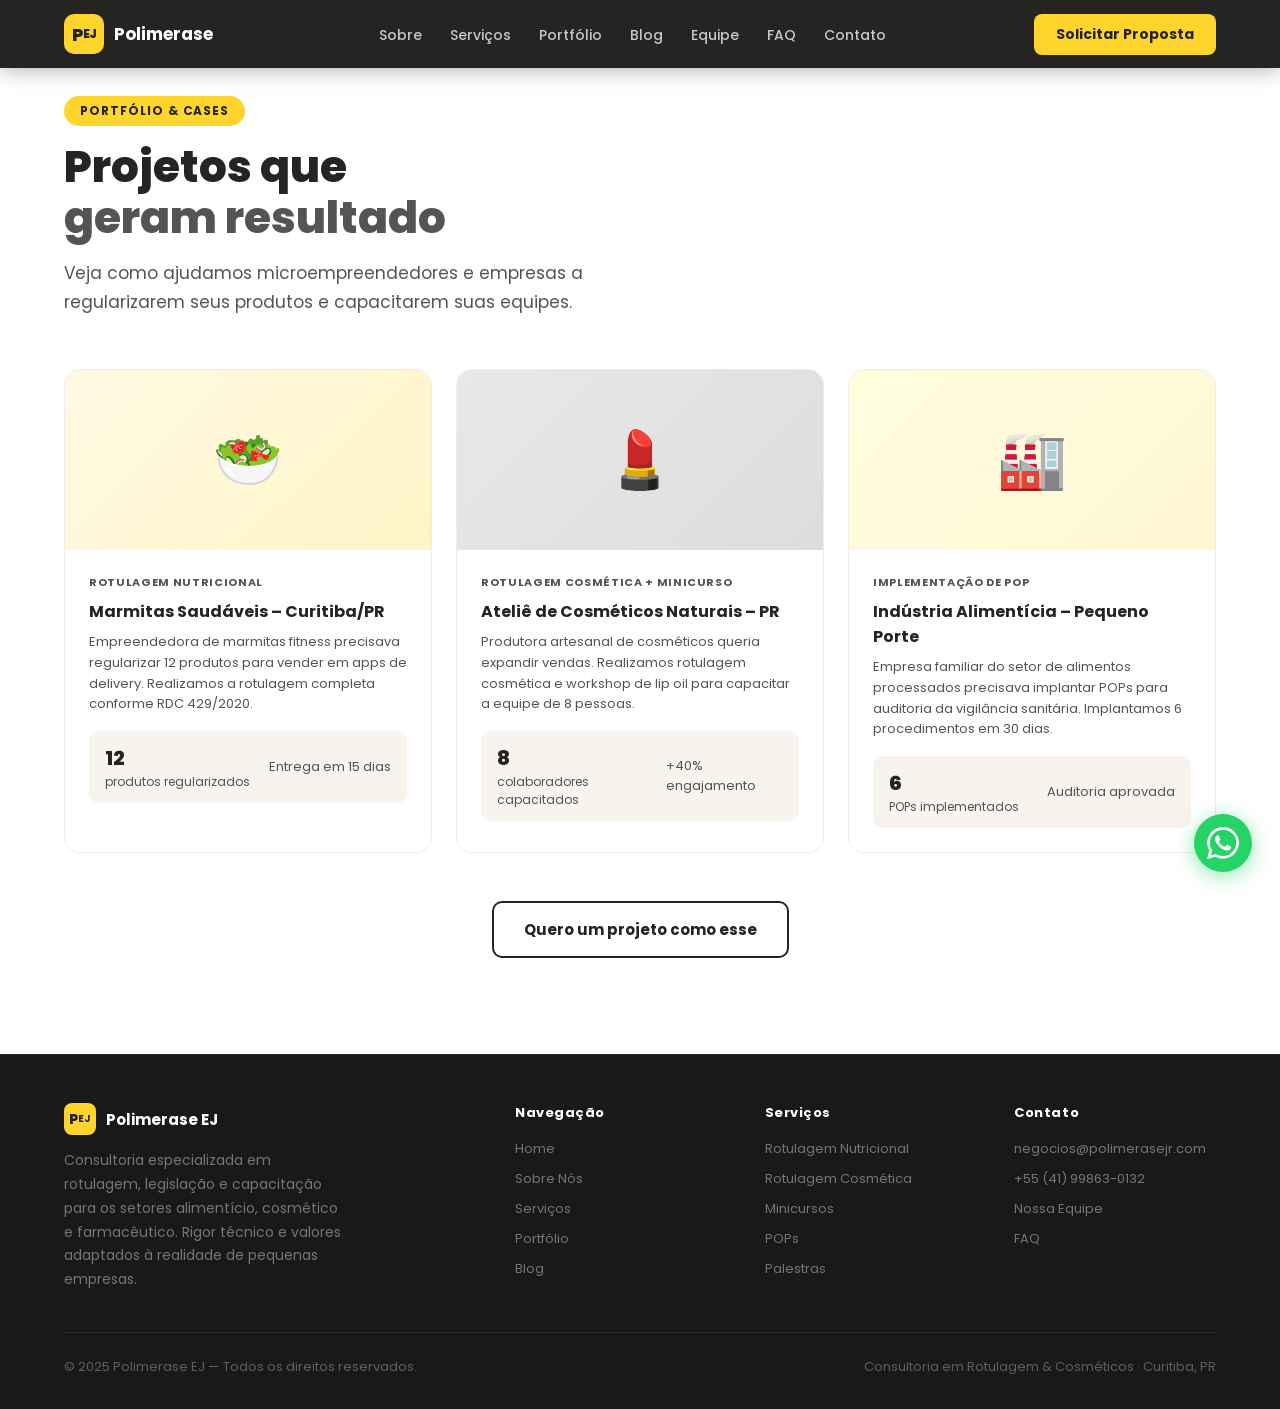
<file: portfolio.html>
<head>

<meta charset="UTF-8">
<meta name="viewport" content="width=device-width, initial-scale=1.0">
<meta name="description" content="Polimerase EJ – Consultoria especializada em rotulagem nutricional, rotulagem cosmética, minicursos e palestras para o setor farmacêutico e alimentício. Metodologia baseada em conhecimento técnico atualizado e valores adaptados à realidade de pequenas empresas.">
<meta name="keywords" content="rotulagem nutricional, rotulagem cosmética, consultoria, minicursos, workshop, legislação, empresa júnior, cosmético, nutrição, artesanal, engajamento, vendas, segurança alimentar">
<title>Polimerase EJ – Consultoria em Rotulagem & Cosmética</title>
<link rel="preconnect" href="https://fonts.googleapis.com">
<link rel="preconnect" href="https://fonts.gstatic.com" crossorigin>
<link href="https://fonts.googleapis.com/css2?family=Poppins:ital,wght@0,300;0,400;0,500;0,600;0,700;0,800;1,400&display=swap" rel="stylesheet">
<link rel="stylesheet" href="style.css">


</head>
<body>

<nav id="navbar">

  <a href="index.html" class="nav-logo">
    <div class="nav-logo-icon">P<span style="color:#252423;font-size:12px">EJ</span></div>
    <div class="nav-logo-text">Polimerase <span style="color:#252423;font-size:12px">EJ</span></div>
  </a>
  <ul class="nav-links">
    <li><a href="sobre.html">Sobre</a></li>
    <li><a href="servicos.html">Serviços</a></li>
    <li><a href="portfolio.html">Portfólio</a></li>
    <li><a href="blog.html">Blog</a></li>
    <li><a href="equipe.html">Equipe</a></li>
    <li><a href="faq.html">FAQ</a></li>
    <li><a href="contato.html">Contato</a></li>
  </ul>
  <a href="contato.html" class="nav-cta">Solicitar Proposta</a>
  <button class="hamburger" id="hamburger" aria-label="Menu">
    <span></span><span></span><span></span>
  </button>

</nav>
<div class="mobile-menu" id="mobileMenu">

  <a href="sobre.html" onclick="closeMobile()">Sobre</a>
  <a href="servicos.html" onclick="closeMobile()">Serviços</a>
  <a href="portfolio.html" onclick="closeMobile()">Portfólio</a>
  <a href="blog.html" onclick="closeMobile()">Blog</a>
  <a href="equipe.html" onclick="closeMobile()">Equipe</a>
  <a href="faq.html" onclick="closeMobile()">FAQ</a>
  <a href="contato.html" onclick="closeMobile()">Contato</a>
  <a href="contato.html" class="mobile-cta-btn" onclick="closeMobile()">Solicitar Proposta</a>

</div>

<section id="portfolio">

  <span class="section-tag">Portfólio & Cases</span>
  <h2 class="section-title">Projetos que<br><span>geram resultado</span></h2>
  <p class="section-sub">Veja como ajudamos microempreendedores e empresas a regularizarem seus produtos e capacitarem suas equipes.</p>
  <div class="portfolio-grid">

    <div class="case-card">
      <div class="case-img c1">🥗</div>
      <div class="case-body">
        <div class="case-category">Rotulagem Nutricional</div>
        <h3>Marmitas Saudáveis – Curitiba/PR</h3>
        <p>Empreendedora de marmitas fitness precisava regularizar 12 produtos para vender em apps de delivery. Realizamos a rotulagem completa conforme RDC 429/2020.</p>
        <div class="case-result">
          <div>
            <div class="metric">12</div>
            <div class="metric-lbl">produtos regularizados</div>
          </div>
          <div style="margin-left:auto;font-size:13px;color:var(--cinza);">Entrega em 15 dias</div>
        </div>
      </div>
    </div>

    <div class="case-card">
      <div class="case-img c2">💄</div>
      <div class="case-body">
        <div class="case-category">Rotulagem Cosmética + Minicurso</div>
        <h3>Ateliê de Cosméticos Naturais – PR</h3>
        <p>Produtora artesanal de cosméticos queria expandir vendas. Realizamos rotulagem cosmética e workshop de lip oil para capacitar a equipe de 8 pessoas.</p>
        <div class="case-result">
          <div>
            <div class="metric">8</div>
            <div class="metric-lbl">colaboradores capacitados</div>
          </div>
          <div style="margin-left:auto;font-size:13px;color:var(--cinza);">+40% engajamento</div>
        </div>
      </div>
    </div>

    <div class="case-card">
      <div class="case-img c3">🏭</div>
      <div class="case-body">
        <div class="case-category">Implementação de POP</div>
        <h3>Indústria Alimentícia – Pequeno Porte</h3>
        <p>Empresa familiar do setor de alimentos processados precisava implantar POPs para auditoria da vigilância sanitária. Implantamos 6 procedimentos em 30 dias.</p>
        <div class="case-result">
          <div>
            <div class="metric">6</div>
            <div class="metric-lbl">POPs implementados</div>
          </div>
          <div style="margin-left:auto;font-size:13px;color:var(--cinza);">Auditoria aprovada</div>
        </div>
      </div>
    </div>

  </div>
  <div style="text-align:center;margin-top:48px;">
    <a href="#contato" class="btn-outline">Quero um projeto como esse</a>
  </div>

</section>
<a href="https://wa.me/5541998630132?text=Olá!%20Gostaria%20de%20solicitar%20uma%20proposta%20da%20Polimerase%20EJ." class="wpp-float" target="_blank" aria-label="WhatsApp">

  <svg viewBox="0 0 24 24" xmlns="http://www.w3.org/2000/svg"><path d="M17.472 14.382c-.297-.149-1.758-.867-2.03-.967-.273-.099-.471-.148-.67.15-.197.297-.767.966-.94 1.164-.173.199-.347.223-.644.075-.297-.15-1.255-.463-2.39-1.475-.883-.788-1.48-1.761-1.653-2.059-.173-.297-.018-.458.13-.606.134-.133.298-.347.446-.52.149-.174.198-.298.298-.497.099-.198.05-.371-.025-.52-.075-.149-.669-1.612-.916-2.207-.242-.579-.487-.5-.669-.51-.173-.008-.371-.01-.57-.01-.198 0-.52.074-.792.372-.272.297-1.04 1.016-1.04 2.479 0 1.462 1.065 2.875 1.213 3.074.149.198 2.096 3.2 5.077 4.487.709.306 1.262.489 1.694.625.712.227 1.36.195 1.871.118.571-.085 1.758-.719 2.006-1.413.248-.694.248-1.289.173-1.413-.074-.124-.272-.198-.57-.347m-5.421 7.403h-.004a9.87 9.87 0 01-5.031-1.378l-.361-.214-3.741.982.998-3.648-.235-.374a9.86 9.86 0 01-1.51-5.26c.001-5.45 4.436-9.884 9.888-9.884 2.64 0 5.122 1.03 6.988 2.898a9.825 9.825 0 012.893 6.994c-.003 5.45-4.437 9.884-9.885 9.884m8.413-18.297A11.815 11.815 0 0012.05 0C5.495 0 .16 5.335.157 11.892c0 2.096.547 4.142 1.588 5.945L.057 24l6.305-1.654a11.882 11.882 0 005.683 1.448h.005c6.554 0 11.89-5.335 11.893-11.893a11.821 11.821 0 00-3.48-8.413z"/></svg>

</a>

<footer>

  <div class="footer-grid">
    <div class="footer-brand">
      <div class="footer-logo">
        <div class="icon">P<span style="font-size:10px;color:#252423">EJ</span></div>
        <span>Polimerase EJ</span>
      </div>
      <p>Consultoria especializada em rotulagem, legislação e capacitação para os setores alimentício, cosmético e farmacêutico. Rigor técnico e valores adaptados à realidade de pequenas empresas.</p>
    </div>
    <div class="footer-col">
      <h4>Navegação</h4>
      <a href="#home">Home</a>
      <a href="sobre.html">Sobre Nós</a>
      <a href="servicos.html">Serviços</a>
      <a href="portfolio.html">Portfólio</a>
      <a href="blog.html">Blog</a>
    </div>
    <div class="footer-col">
      <h4>Serviços</h4>
      <a href="servicos.html">Rotulagem Nutricional</a>
      <a href="servicos.html">Rotulagem Cosmética</a>
      <a href="servicos.html">Minicursos</a>
      <a href="servicos.html">POPs</a>
      <a href="servicos.html">Palestras</a>
    </div>
    <div class="footer-col">
      <h4>Contato</h4>
      <a href="mailto:negocios@polimerasejr.com">negocios@polimerasejr.com</a>
      <a href="https://wa.me/5541998630132" target="_blank">+55 (41) 99863-0132</a>
      <a href="equipe.html">Nossa Equipe</a>
      <a href="faq.html">FAQ</a>
    </div>
  </div>
  <div class="footer-bottom">
    <p>© 2025 Polimerase EJ — Todos os direitos reservados.</p>
    <p>Consultoria em Rotulagem & Cosméticos · Curitiba, PR</p>
  </div>

</footer>
</file>
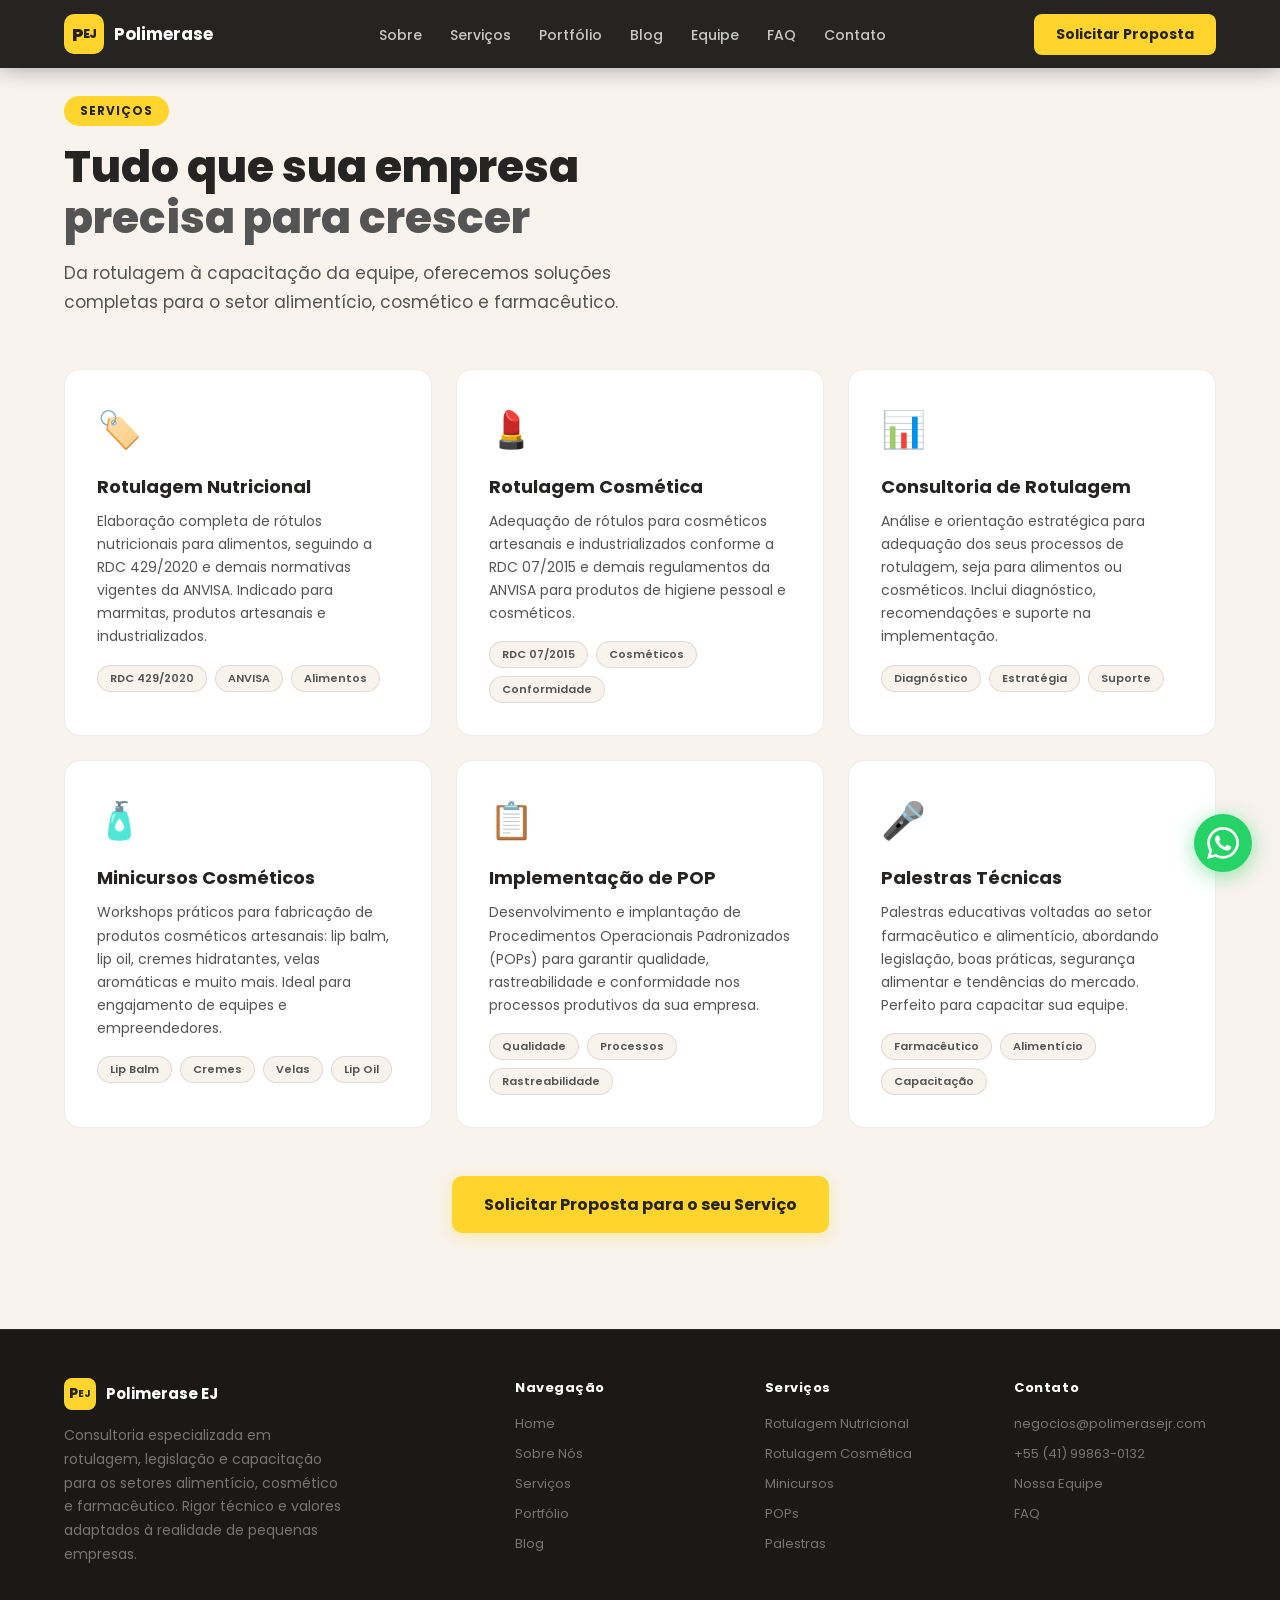
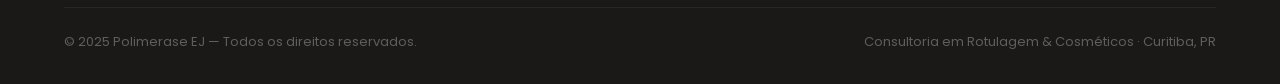
<file: servicos.html>
<head>

<meta charset="UTF-8">
<meta name="viewport" content="width=device-width, initial-scale=1.0">
<meta name="description" content="Polimerase EJ – Consultoria especializada em rotulagem nutricional, rotulagem cosmética, minicursos e palestras para o setor farmacêutico e alimentício. Metodologia baseada em conhecimento técnico atualizado e valores adaptados à realidade de pequenas empresas.">
<meta name="keywords" content="rotulagem nutricional, rotulagem cosmética, consultoria, minicursos, workshop, legislação, empresa júnior, cosmético, nutrição, artesanal, engajamento, vendas, segurança alimentar">
<title>Polimerase EJ – Consultoria em Rotulagem & Cosmética</title>
<link rel="preconnect" href="https://fonts.googleapis.com">
<link rel="preconnect" href="https://fonts.gstatic.com" crossorigin>
<link href="https://fonts.googleapis.com/css2?family=Poppins:ital,wght@0,300;0,400;0,500;0,600;0,700;0,800;1,400&display=swap" rel="stylesheet">
<link rel="stylesheet" href="style.css">


</head>
<body>

<nav id="navbar">

  <a href="index.html" class="nav-logo">
    <div class="nav-logo-icon">P<span style="color:#252423;font-size:12px">EJ</span></div>
    <div class="nav-logo-text">Polimerase <span style="color:#252423;font-size:12px">EJ</span></div>
  </a>
  <ul class="nav-links">
    <li><a href="sobre.html">Sobre</a></li>
    <li><a href="servicos.html">Serviços</a></li>
    <li><a href="portfolio.html">Portfólio</a></li>
    <li><a href="blog.html">Blog</a></li>
    <li><a href="equipe.html">Equipe</a></li>
    <li><a href="faq.html">FAQ</a></li>
    <li><a href="contato.html">Contato</a></li>
  </ul>
  <a href="contato.html" class="nav-cta">Solicitar Proposta</a>
  <button class="hamburger" id="hamburger" aria-label="Menu">
    <span></span><span></span><span></span>
  </button>

</nav>
<div class="mobile-menu" id="mobileMenu">

  <a href="sobre.html" onclick="closeMobile()">Sobre</a>
  <a href="servicos.html" onclick="closeMobile()">Serviços</a>
  <a href="portfolio.html" onclick="closeMobile()">Portfólio</a>
  <a href="blog.html" onclick="closeMobile()">Blog</a>
  <a href="equipe.html" onclick="closeMobile()">Equipe</a>
  <a href="faq.html" onclick="closeMobile()">FAQ</a>
  <a href="contato.html" onclick="closeMobile()">Contato</a>
  <a href="contato.html" class="mobile-cta-btn" onclick="closeMobile()">Solicitar Proposta</a>

</div>

<section id="servicos">

  <span class="section-tag">Serviços</span>
  <h2 class="section-title">Tudo que sua empresa<br><span>precisa para crescer</span></h2>
  <p class="section-sub">Da rotulagem à capacitação da equipe, oferecemos soluções completas para o setor alimentício, cosmético e farmacêutico.</p>
  <div class="servicos-grid">

    <div class="servico-card">
      <div class="servico-icon">🏷️</div>
      <h3>Rotulagem Nutricional</h3>
      <p>Elaboração completa de rótulos nutricionais para alimentos, seguindo a RDC 429/2020 e demais normativas vigentes da ANVISA. Indicado para marmitas, produtos artesanais e industrializados.</p>
      <div class="servico-tags">
        <span class="servico-tag">RDC 429/2020</span>
        <span class="servico-tag">ANVISA</span>
        <span class="servico-tag">Alimentos</span>
      </div>
    </div>

    <div class="servico-card">
      <div class="servico-icon">💄</div>
      <h3>Rotulagem Cosmética</h3>
      <p>Adequação de rótulos para cosméticos artesanais e industrializados conforme a RDC 07/2015 e demais regulamentos da ANVISA para produtos de higiene pessoal e cosméticos.</p>
      <div class="servico-tags">
        <span class="servico-tag">RDC 07/2015</span>
        <span class="servico-tag">Cosméticos</span>
        <span class="servico-tag">Conformidade</span>
      </div>
    </div>

    <div class="servico-card">
      <div class="servico-icon">📊</div>
      <h3>Consultoria de Rotulagem</h3>
      <p>Análise e orientação estratégica para adequação dos seus processos de rotulagem, seja para alimentos ou cosméticos. Inclui diagnóstico, recomendações e suporte na implementação.</p>
      <div class="servico-tags">
        <span class="servico-tag">Diagnóstico</span>
        <span class="servico-tag">Estratégia</span>
        <span class="servico-tag">Suporte</span>
      </div>
    </div>

    <div class="servico-card">
      <div class="servico-icon">🧴</div>
      <h3>Minicursos Cosméticos</h3>
      <p>Workshops práticos para fabricação de produtos cosméticos artesanais: lip balm, lip oil, cremes hidratantes, velas aromáticas e muito mais. Ideal para engajamento de equipes e empreendedores.</p>
      <div class="servico-tags">
        <span class="servico-tag">Lip Balm</span>
        <span class="servico-tag">Cremes</span>
        <span class="servico-tag">Velas</span>
        <span class="servico-tag">Lip Oil</span>
      </div>
    </div>

    <div class="servico-card">
      <div class="servico-icon">📋</div>
      <h3>Implementação de POP</h3>
      <p>Desenvolvimento e implantação de Procedimentos Operacionais Padronizados (POPs) para garantir qualidade, rastreabilidade e conformidade nos processos produtivos da sua empresa.</p>
      <div class="servico-tags">
        <span class="servico-tag">Qualidade</span>
        <span class="servico-tag">Processos</span>
        <span class="servico-tag">Rastreabilidade</span>
      </div>
    </div>

    <div class="servico-card">
      <div class="servico-icon">🎤</div>
      <h3>Palestras Técnicas</h3>
      <p>Palestras educativas voltadas ao setor farmacêutico e alimentício, abordando legislação, boas práticas, segurança alimentar e tendências do mercado. Perfeito para capacitar sua equipe.</p>
      <div class="servico-tags">
        <span class="servico-tag">Farmacêutico</span>
        <span class="servico-tag">Alimentício</span>
        <span class="servico-tag">Capacitação</span>
      </div>
    </div>

  </div>
  <div style="text-align:center;margin-top:48px;">
    <a href="#contato" class="btn-primary">Solicitar Proposta para o seu Serviço</a>
  </div>

</section>
<a href="https://wa.me/5541998630132?text=Olá!%20Gostaria%20de%20solicitar%20uma%20proposta%20da%20Polimerase%20EJ." class="wpp-float" target="_blank" aria-label="WhatsApp">

  <svg viewBox="0 0 24 24" xmlns="http://www.w3.org/2000/svg"><path d="M17.472 14.382c-.297-.149-1.758-.867-2.03-.967-.273-.099-.471-.148-.67.15-.197.297-.767.966-.94 1.164-.173.199-.347.223-.644.075-.297-.15-1.255-.463-2.39-1.475-.883-.788-1.48-1.761-1.653-2.059-.173-.297-.018-.458.13-.606.134-.133.298-.347.446-.52.149-.174.198-.298.298-.497.099-.198.05-.371-.025-.52-.075-.149-.669-1.612-.916-2.207-.242-.579-.487-.5-.669-.51-.173-.008-.371-.01-.57-.01-.198 0-.52.074-.792.372-.272.297-1.04 1.016-1.04 2.479 0 1.462 1.065 2.875 1.213 3.074.149.198 2.096 3.2 5.077 4.487.709.306 1.262.489 1.694.625.712.227 1.36.195 1.871.118.571-.085 1.758-.719 2.006-1.413.248-.694.248-1.289.173-1.413-.074-.124-.272-.198-.57-.347m-5.421 7.403h-.004a9.87 9.87 0 01-5.031-1.378l-.361-.214-3.741.982.998-3.648-.235-.374a9.86 9.86 0 01-1.51-5.26c.001-5.45 4.436-9.884 9.888-9.884 2.64 0 5.122 1.03 6.988 2.898a9.825 9.825 0 012.893 6.994c-.003 5.45-4.437 9.884-9.885 9.884m8.413-18.297A11.815 11.815 0 0012.05 0C5.495 0 .16 5.335.157 11.892c0 2.096.547 4.142 1.588 5.945L.057 24l6.305-1.654a11.882 11.882 0 005.683 1.448h.005c6.554 0 11.89-5.335 11.893-11.893a11.821 11.821 0 00-3.48-8.413z"/></svg>

</a>

<footer>

  <div class="footer-grid">
    <div class="footer-brand">
      <div class="footer-logo">
        <div class="icon">P<span style="font-size:10px;color:#252423">EJ</span></div>
        <span>Polimerase EJ</span>
      </div>
      <p>Consultoria especializada em rotulagem, legislação e capacitação para os setores alimentício, cosmético e farmacêutico. Rigor técnico e valores adaptados à realidade de pequenas empresas.</p>
    </div>
    <div class="footer-col">
      <h4>Navegação</h4>
      <a href="#home">Home</a>
      <a href="sobre.html">Sobre Nós</a>
      <a href="servicos.html">Serviços</a>
      <a href="portfolio.html">Portfólio</a>
      <a href="blog.html">Blog</a>
    </div>
    <div class="footer-col">
      <h4>Serviços</h4>
      <a href="servicos.html">Rotulagem Nutricional</a>
      <a href="servicos.html">Rotulagem Cosmética</a>
      <a href="servicos.html">Minicursos</a>
      <a href="servicos.html">POPs</a>
      <a href="servicos.html">Palestras</a>
    </div>
    <div class="footer-col">
      <h4>Contato</h4>
      <a href="mailto:negocios@polimerasejr.com">negocios@polimerasejr.com</a>
      <a href="https://wa.me/5541998630132" target="_blank">+55 (41) 99863-0132</a>
      <a href="equipe.html">Nossa Equipe</a>
      <a href="faq.html">FAQ</a>
    </div>
  </div>
  <div class="footer-bottom">
    <p>© 2025 Polimerase EJ — Todos os direitos reservados.</p>
    <p>Consultoria em Rotulagem & Cosméticos · Curitiba, PR</p>
  </div>

</footer>
</file>
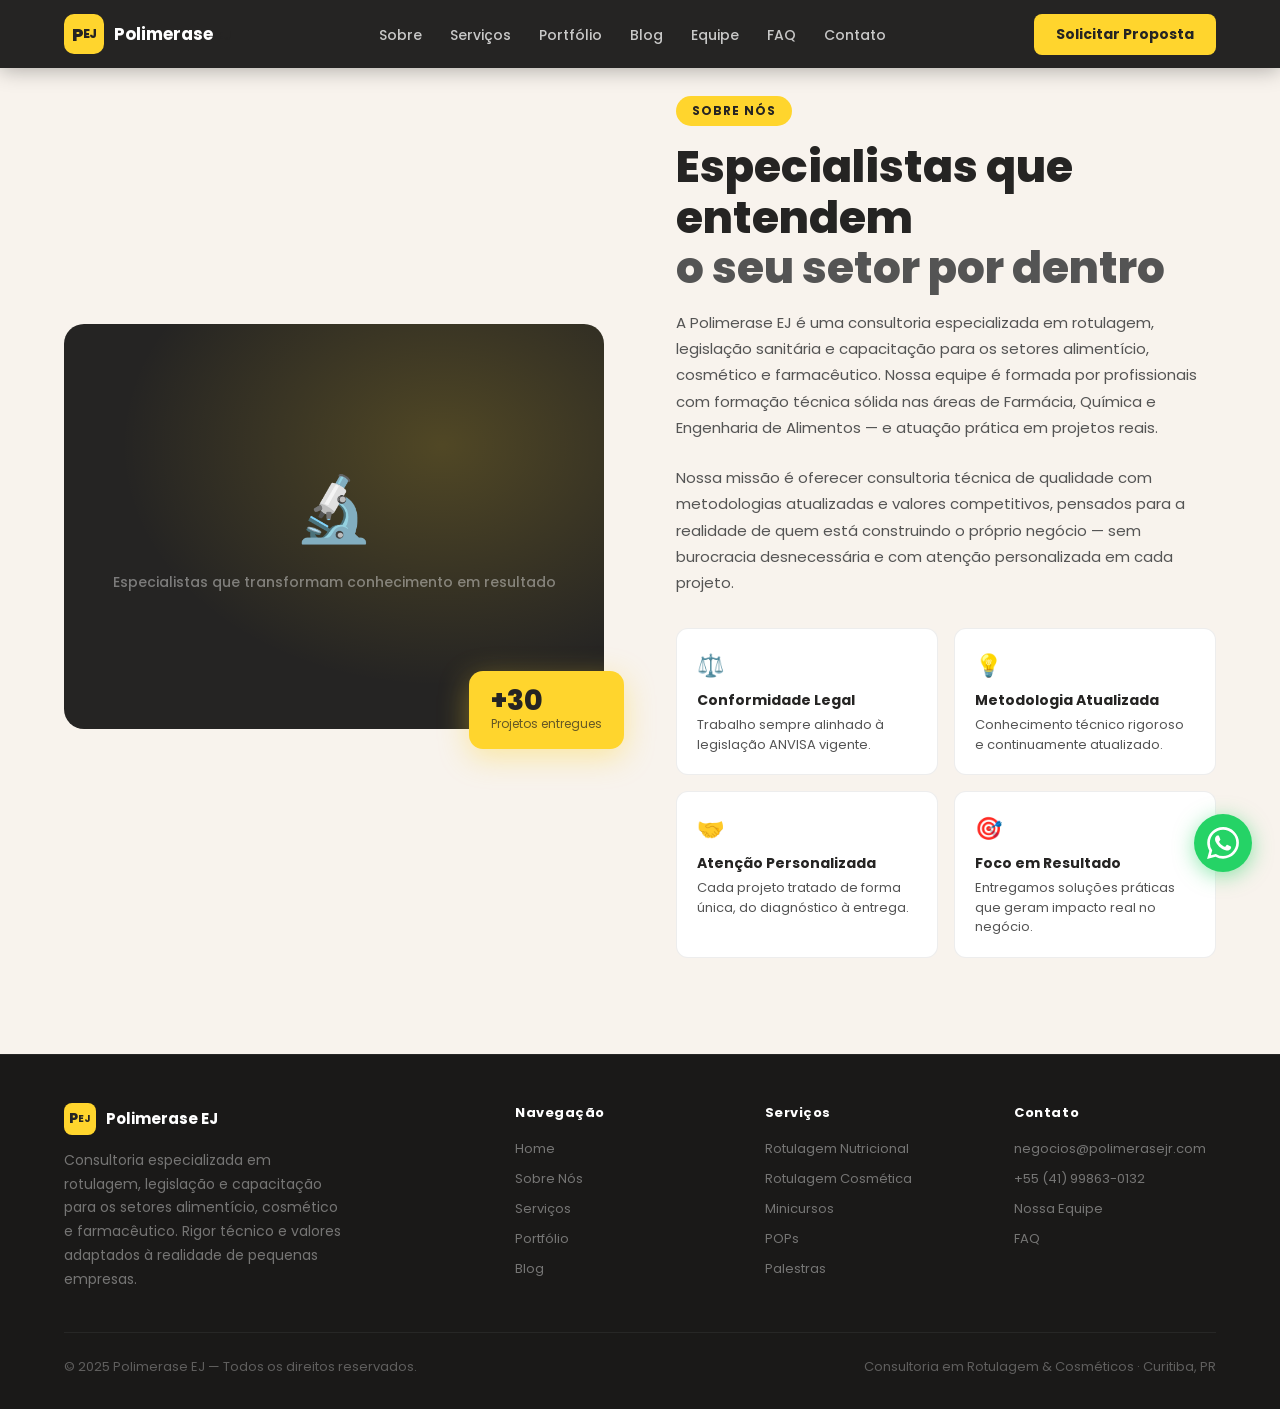
<file: sobre.html>
<head>

<meta charset="UTF-8">
<meta name="viewport" content="width=device-width, initial-scale=1.0">
<meta name="description" content="Polimerase EJ – Consultoria especializada em rotulagem nutricional, rotulagem cosmética, minicursos e palestras para o setor farmacêutico e alimentício. Metodologia baseada em conhecimento técnico atualizado e valores adaptados à realidade de pequenas empresas.">
<meta name="keywords" content="rotulagem nutricional, rotulagem cosmética, consultoria, minicursos, workshop, legislação, empresa júnior, cosmético, nutrição, artesanal, engajamento, vendas, segurança alimentar">
<title>Polimerase EJ – Consultoria em Rotulagem & Cosmética</title>
<link rel="preconnect" href="https://fonts.googleapis.com">
<link rel="preconnect" href="https://fonts.gstatic.com" crossorigin>
<link href="https://fonts.googleapis.com/css2?family=Poppins:ital,wght@0,300;0,400;0,500;0,600;0,700;0,800;1,400&display=swap" rel="stylesheet">
<link rel="stylesheet" href="style.css">


</head>
<body>

<nav id="navbar">

  <a href="index.html" class="nav-logo">
    <div class="nav-logo-icon">P<span style="color:#252423;font-size:12px">EJ</span></div>
    <div class="nav-logo-text">Polimerase <span style="color:#252423;font-size:12px">EJ</span></div>
  </a>
  <ul class="nav-links">
    <li><a href="sobre.html">Sobre</a></li>
    <li><a href="servicos.html">Serviços</a></li>
    <li><a href="portfolio.html">Portfólio</a></li>
    <li><a href="blog.html">Blog</a></li>
    <li><a href="equipe.html">Equipe</a></li>
    <li><a href="faq.html">FAQ</a></li>
    <li><a href="contato.html">Contato</a></li>
  </ul>
  <a href="contato.html" class="nav-cta">Solicitar Proposta</a>
  <button class="hamburger" id="hamburger" aria-label="Menu">
    <span></span><span></span><span></span>
  </button>

</nav>
<div class="mobile-menu" id="mobileMenu">

  <a href="sobre.html" onclick="closeMobile()">Sobre</a>
  <a href="servicos.html" onclick="closeMobile()">Serviços</a>
  <a href="portfolio.html" onclick="closeMobile()">Portfólio</a>
  <a href="blog.html" onclick="closeMobile()">Blog</a>
  <a href="equipe.html" onclick="closeMobile()">Equipe</a>
  <a href="faq.html" onclick="closeMobile()">FAQ</a>
  <a href="contato.html" onclick="closeMobile()">Contato</a>
  <a href="contato.html" class="mobile-cta-btn" onclick="closeMobile()">Solicitar Proposta</a>

</div>

<section id="sobre">

  <div class="sobre-grid">
    <div class="sobre-visual">
      <div class="sobre-img-placeholder">
        <div class="sobre-img-emoji">🔬</div>
        <div class="sobre-img-text">Especialistas que transformam conhecimento em resultado</div>
      </div>
      <div class="sobre-badge-float">
        <div class="num">+30</div>
        <div class="txt">Projetos entregues</div>
      </div>
    </div>
    <div class="sobre-content">
      <span class="section-tag">Sobre Nós</span>
      <h2 class="section-title">Especialistas que entendem<br><span>o seu setor por dentro</span></h2>
      <p style="font-size:15px;color:var(--cinza);line-height:1.75;margin-bottom:24px;">
        A Polimerase EJ é uma consultoria especializada em rotulagem, legislação sanitária e capacitação para os setores alimentício, cosmético e farmacêutico. Nossa equipe é formada por profissionais com formação técnica sólida nas áreas de Farmácia, Química e Engenharia de Alimentos — e atuação prática em projetos reais.
      </p>
      <p style="font-size:15px;color:var(--cinza);line-height:1.75;margin-bottom:32px;">
        Nossa missão é oferecer consultoria técnica de qualidade com metodologias atualizadas e valores competitivos, pensados para a realidade de quem está construindo o próprio negócio — sem burocracia desnecessária e com atenção personalizada em cada projeto.
      </p>
      <div class="valores-grid">
        <div class="valor-card">
          <div class="icon">⚖️</div>
          <h4>Conformidade Legal</h4>
          <p>Trabalho sempre alinhado à legislação ANVISA vigente.</p>
        </div>
        <div class="valor-card">
          <div class="icon">💡</div>
          <h4>Metodologia Atualizada</h4>
          <p>Conhecimento técnico rigoroso e continuamente atualizado.</p>
        </div>
        <div class="valor-card">
          <div class="icon">🤝</div>
          <h4>Atenção Personalizada</h4>
          <p>Cada projeto tratado de forma única, do diagnóstico à entrega.</p>
        </div>
        <div class="valor-card">
          <div class="icon">🎯</div>
          <h4>Foco em Resultado</h4>
          <p>Entregamos soluções práticas que geram impacto real no negócio.</p>
        </div>
      </div>
    </div>
  </div>

</section>
<a href="https://wa.me/5541998630132?text=Olá!%20Gostaria%20de%20solicitar%20uma%20proposta%20da%20Polimerase%20EJ." class="wpp-float" target="_blank" aria-label="WhatsApp">

  <svg viewBox="0 0 24 24" xmlns="http://www.w3.org/2000/svg"><path d="M17.472 14.382c-.297-.149-1.758-.867-2.03-.967-.273-.099-.471-.148-.67.15-.197.297-.767.966-.94 1.164-.173.199-.347.223-.644.075-.297-.15-1.255-.463-2.39-1.475-.883-.788-1.48-1.761-1.653-2.059-.173-.297-.018-.458.13-.606.134-.133.298-.347.446-.52.149-.174.198-.298.298-.497.099-.198.05-.371-.025-.52-.075-.149-.669-1.612-.916-2.207-.242-.579-.487-.5-.669-.51-.173-.008-.371-.01-.57-.01-.198 0-.52.074-.792.372-.272.297-1.04 1.016-1.04 2.479 0 1.462 1.065 2.875 1.213 3.074.149.198 2.096 3.2 5.077 4.487.709.306 1.262.489 1.694.625.712.227 1.36.195 1.871.118.571-.085 1.758-.719 2.006-1.413.248-.694.248-1.289.173-1.413-.074-.124-.272-.198-.57-.347m-5.421 7.403h-.004a9.87 9.87 0 01-5.031-1.378l-.361-.214-3.741.982.998-3.648-.235-.374a9.86 9.86 0 01-1.51-5.26c.001-5.45 4.436-9.884 9.888-9.884 2.64 0 5.122 1.03 6.988 2.898a9.825 9.825 0 012.893 6.994c-.003 5.45-4.437 9.884-9.885 9.884m8.413-18.297A11.815 11.815 0 0012.05 0C5.495 0 .16 5.335.157 11.892c0 2.096.547 4.142 1.588 5.945L.057 24l6.305-1.654a11.882 11.882 0 005.683 1.448h.005c6.554 0 11.89-5.335 11.893-11.893a11.821 11.821 0 00-3.48-8.413z"/></svg>

</a>

<footer>

  <div class="footer-grid">
    <div class="footer-brand">
      <div class="footer-logo">
        <div class="icon">P<span style="font-size:10px;color:#252423">EJ</span></div>
        <span>Polimerase EJ</span>
      </div>
      <p>Consultoria especializada em rotulagem, legislação e capacitação para os setores alimentício, cosmético e farmacêutico. Rigor técnico e valores adaptados à realidade de pequenas empresas.</p>
    </div>
    <div class="footer-col">
      <h4>Navegação</h4>
      <a href="#home">Home</a>
      <a href="sobre.html">Sobre Nós</a>
      <a href="servicos.html">Serviços</a>
      <a href="portfolio.html">Portfólio</a>
      <a href="blog.html">Blog</a>
    </div>
    <div class="footer-col">
      <h4>Serviços</h4>
      <a href="servicos.html">Rotulagem Nutricional</a>
      <a href="servicos.html">Rotulagem Cosmética</a>
      <a href="servicos.html">Minicursos</a>
      <a href="servicos.html">POPs</a>
      <a href="servicos.html">Palestras</a>
    </div>
    <div class="footer-col">
      <h4>Contato</h4>
      <a href="mailto:negocios@polimerasejr.com">negocios@polimerasejr.com</a>
      <a href="https://wa.me/5541998630132" target="_blank">+55 (41) 99863-0132</a>
      <a href="equipe.html">Nossa Equipe</a>
      <a href="faq.html">FAQ</a>
    </div>
  </div>
  <div class="footer-bottom">
    <p>© 2025 Polimerase EJ — Todos os direitos reservados.</p>
    <p>Consultoria em Rotulagem & Cosméticos · Curitiba, PR</p>
  </div>

</footer>
</file>
<file: style.css>
:root {
    --cinza: #545454;
    --amarelo: #ffd52d;
    --creme: #f8f3ed;
    --amarelo-claro: #fef97f;
    --preto: #252423;
    --branco: #ffffff;
    --sombra: rgba(37,36,35,0.10);
    --sombra-forte: rgba(37,36,35,0.18);
  }
  *, *::before, *::after { box-sizing: border-box; margin: 0; padding: 0; }
  html { scroll-behavior: smooth; }
  body {
    font-family: 'Poppins', sans-serif;
    background: var(--creme);
    color: var(--preto);
    overflow-x: hidden;
  }

  /* ── NAVBAR ── */
  nav {
    position: fixed; top: 0; left: 0; width: 100%; z-index: 1000;
    background: var(--preto);
    display: flex; align-items: center; justify-content: space-between;
    padding: 0 5%;
    height: 68px;
    box-shadow: 0 2px 20px rgba(0,0,0,0.3);
  }
  .nav-logo {
    display: flex; align-items: center; gap: 10px; text-decoration: none;
  }
  .nav-logo-icon {
    width: 40px; height: 40px;
    background: var(--amarelo);
    border-radius: 10px;
    display: flex; align-items: center; justify-content: center;
    font-weight: 800; font-size: 18px; color: var(--preto);
    letter-spacing: -1px;
  }
  .nav-logo-text { color: #fff; font-weight: 700; font-size: 17px; line-height: 1.1; }
  .nav-logo-text span { color: var(--amarelo); }
  .nav-links { display: flex; gap: 28px; list-style: none; }
  .nav-links a {
    color: rgba(255,255,255,0.75);
    text-decoration: none; font-size: 14px; font-weight: 500;
    transition: color 0.2s;
  }
  .nav-links a:hover { color: var(--amarelo); }
  .nav-cta {
    background: var(--amarelo); color: var(--preto);
    padding: 10px 22px; border-radius: 8px;
    font-weight: 700; font-size: 14px; text-decoration: none;
    transition: background 0.2s, transform 0.15s;
    white-space: nowrap;
  }
  .nav-cta:hover { background: var(--amarelo-claro); transform: translateY(-1px); }
  .hamburger { display: none; flex-direction: column; gap: 5px; cursor: pointer; background: none; border: none; padding: 4px; }
  .hamburger span { display: block; width: 24px; height: 2px; background: #fff; border-radius: 2px; transition: 0.3s; }
  .mobile-menu {
    display: none; position: fixed; top: 68px; left: 0; width: 100%;
    background: var(--preto); padding: 20px 5% 28px;
    flex-direction: column; gap: 6px; z-index: 999;
    box-shadow: 0 8px 30px rgba(0,0,0,0.3);
  }
  .mobile-menu.open { display: flex; }
  .mobile-menu a {
    color: rgba(255,255,255,0.8); text-decoration: none;
    font-size: 16px; font-weight: 500; padding: 10px 0;
    border-bottom: 1px solid rgba(255,255,255,0.08);
  }
  .mobile-menu a:hover { color: var(--amarelo); }
  .mobile-cta-btn {
    margin-top: 12px;
    background: var(--amarelo); color: var(--preto) !important;
    text-align: center; border-radius: 8px; padding: 14px !important;
    font-weight: 700 !important; border-bottom: none !important;
  }

  /* ── SECTIONS COMUM ── */
  section { padding: 96px 5%; }
  .section-tag {
    display: inline-block;
    background: var(--amarelo); color: var(--preto);
    font-size: 12px; font-weight: 700; letter-spacing: 0.08em;
    text-transform: uppercase; padding: 6px 16px; border-radius: 40px;
    margin-bottom: 16px;
  }
  h2.section-title {
    font-size: clamp(28px, 4vw, 44px);
    font-weight: 800; line-height: 1.15;
    color: var(--preto); margin-bottom: 16px;
  }
  h2.section-title span { color: var(--cinza); }
  .section-sub {
    font-size: 17px; color: var(--cinza); line-height: 1.7;
    max-width: 620px; margin-bottom: 52px;
  }
  .btn-primary {
    display: inline-flex; align-items: center; gap: 10px;
    background: var(--amarelo); color: var(--preto);
    padding: 16px 32px; border-radius: 10px;
    font-weight: 700; font-size: 16px; text-decoration: none;
    transition: background 0.2s, transform 0.15s, box-shadow 0.2s;
    box-shadow: 0 4px 16px rgba(255,213,45,0.35);
  }
  .btn-primary:hover { background: #f5c900; transform: translateY(-2px); box-shadow: 0 8px 24px rgba(255,213,45,0.4); }
  .btn-outline {
    display: inline-flex; align-items: center; gap: 10px;
    background: transparent; color: var(--preto);
    padding: 15px 30px; border-radius: 10px; border: 2px solid var(--preto);
    font-weight: 700; font-size: 15px; text-decoration: none;
    transition: all 0.2s;
  }
  .btn-outline:hover { background: var(--preto); color: #fff; }

  /* ── HERO ── */
  #home {
    min-height: 100vh;
    background: var(--preto);
    display: flex; align-items: center;
    padding-top: 68px;
    position: relative; overflow: hidden;
  }
  .hero-bg-shape {
    position: absolute; top: -80px; right: -120px;
    width: 600px; height: 600px;
    background: radial-gradient(ellipse, rgba(255,213,45,0.15) 0%, transparent 70%);
    border-radius: 50%;
    pointer-events: none;
  }
  .hero-bg-dots {
    position: absolute; bottom: 40px; left: 5%;
    opacity: 0.08; font-size: 200px; font-weight: 900; color: #fff;
    user-select: none; line-height: 1; letter-spacing: -10px;
  }
  .hero-inner {
    position: relative; z-index: 2;
    display: grid; grid-template-columns: 1fr 1fr; gap: 60px;
    align-items: center; width: 100%;
  }
  .hero-badge {
    display: inline-flex; align-items: center; gap: 8px;
    background: rgba(255,213,45,0.12); border: 1px solid rgba(255,213,45,0.3);
    color: var(--amarelo); font-size: 13px; font-weight: 600;
    padding: 8px 16px; border-radius: 40px; margin-bottom: 24px;
  }
  .hero-badge::before { content: '●'; font-size: 8px; animation: blink 2s infinite; }
  @keyframes blink { 0%,100%{opacity:1} 50%{opacity:0.3} }
  .hero-title {
    font-size: clamp(34px, 5vw, 62px);
    font-weight: 800; line-height: 1.1; color: #fff;
    margin-bottom: 24px;
  }
  .hero-title .accent { color: var(--amarelo); }
  .hero-desc {
    font-size: 17px; color: rgba(255,255,255,0.65);
    line-height: 1.75; margin-bottom: 36px; max-width: 500px;
  }
  .hero-ctas { display: flex; gap: 16px; flex-wrap: wrap; }
  .btn-wpp {
    display: inline-flex; align-items: center; gap: 10px;
    background: #25D366; color: #fff;
    padding: 16px 28px; border-radius: 10px;
    font-weight: 700; font-size: 15px; text-decoration: none;
    transition: background 0.2s, transform 0.15s;
  }
  .btn-wpp:hover { background: #1ebe5d; transform: translateY(-2px); }
  .hero-stats {
    display: flex; gap: 32px; margin-top: 48px; flex-wrap: wrap;
  }
  .hero-stat { border-left: 3px solid var(--amarelo); padding-left: 16px; }
  .hero-stat .num { font-size: 30px; font-weight: 800; color: #fff; line-height: 1; }
  .hero-stat .lbl { font-size: 13px; color: rgba(255,255,255,0.5); margin-top: 4px; }
  .hero-visual {
    display: flex; flex-direction: column; gap: 16px; align-items: flex-end;
  }
  .hero-card {
    background: rgba(255,255,255,0.05);
    border: 1px solid rgba(255,255,255,0.1);
    border-radius: 16px; padding: 24px 28px;
    width: 100%; max-width: 380px;
    animation: floatCard 6s ease-in-out infinite;
  }
  .hero-card:nth-child(2) { animation-delay: -3s; max-width: 340px; margin-right: 20px; }
  @keyframes floatCard { 0%,100%{transform:translateY(0)} 50%{transform:translateY(-10px)} }
  .hero-card-icon { font-size: 28px; margin-bottom: 12px; }
  .hero-card-title { font-size: 15px; font-weight: 700; color: #fff; margin-bottom: 6px; }
  .hero-card-desc { font-size: 13px; color: rgba(255,255,255,0.5); line-height: 1.5; }
  .hero-card-tag {
    display: inline-block; margin-top: 12px;
    background: rgba(255,213,45,0.15); color: var(--amarelo);
    font-size: 11px; font-weight: 600; padding: 4px 12px; border-radius: 20px;
  }

  /* ── SERVIÇOS STRIP ── */
  .services-strip {
    background: var(--amarelo);
    padding: 20px 5%;
    display: flex; align-items: center; gap: 32px; overflow: hidden;
  }
  .services-strip p {
    white-space: nowrap; font-size: 14px; font-weight: 600; color: var(--preto);
    opacity: 0.5;
  }
  .strip-items {
    display: flex; gap: 32px; animation: marquee 25s linear infinite;
  }
  .strip-item {
    display: flex; align-items: center; gap: 8px;
    white-space: nowrap; font-size: 14px; font-weight: 600; color: var(--preto);
  }
  .strip-item::before { content: '◆'; font-size: 10px; opacity: 0.4; }
  @keyframes marquee { 0%{transform:translateX(0)} 100%{transform:translateX(-50%)} }

  /* ── SOBRE ── */
  #sobre { background: var(--creme); }
  .sobre-grid { display: grid; grid-template-columns: 1fr 1fr; gap: 72px; align-items: center; }
  .sobre-visual {
    position: relative;
  }
  .sobre-img-placeholder {
    background: var(--preto);
    border-radius: 20px;
    aspect-ratio: 4/3;
    display: flex; align-items: center; justify-content: center;
    flex-direction: column; gap: 16px;
    position: relative; overflow: hidden;
  }
  .sobre-img-placeholder::before {
    content: '';
    position: absolute; inset: 0;
    background: radial-gradient(ellipse at 70% 30%, rgba(255,213,45,0.2), transparent 60%);
  }
  .sobre-img-emoji { font-size: 64px; position: relative; z-index: 1; }
  .sobre-img-text { color: rgba(255,255,255,0.4); font-size: 14px; font-weight: 500; position: relative; z-index: 1; }
  .sobre-badge-float {
    position: absolute; bottom: -20px; right: -20px;
    background: var(--amarelo); border-radius: 14px;
    padding: 16px 22px;
    box-shadow: 0 8px 30px rgba(255,213,45,0.4);
  }
  .sobre-badge-float .num { font-size: 28px; font-weight: 800; color: var(--preto); line-height: 1; }
  .sobre-badge-float .txt { font-size: 12px; color: var(--preto); opacity: 0.7; }
  .valores-grid { display: grid; grid-template-columns: 1fr 1fr; gap: 16px; margin-top: 32px; }
  .valor-card {
    background: #fff; border-radius: 12px; padding: 20px;
    border: 1.5px solid rgba(84,84,84,0.1);
  }
  .valor-card .icon { font-size: 22px; margin-bottom: 8px; }
  .valor-card h4 { font-size: 14px; font-weight: 700; margin-bottom: 4px; }
  .valor-card p { font-size: 13px; color: var(--cinza); line-height: 1.5; }

  /* ── POR QUE NÓS ── */
  #diferenciais { background: var(--preto); color: #fff; }
  #diferenciais h2.section-title { color: #fff; }
  #diferenciais h2.section-title span { color: var(--amarelo); }
  #diferenciais .section-sub { color: rgba(255,255,255,0.55); }
  .diferenciais-grid { display: grid; grid-template-columns: repeat(3,1fr); gap: 24px; }
  .dif-card {
    background: rgba(255,255,255,0.04); border: 1px solid rgba(255,255,255,0.08);
    border-radius: 16px; padding: 32px;
    transition: border-color 0.2s, transform 0.2s;
  }
  .dif-card:hover { border-color: rgba(255,213,45,0.4); transform: translateY(-4px); }
  .dif-icon {
    width: 52px; height: 52px;
    background: rgba(255,213,45,0.12); border-radius: 12px;
    display: flex; align-items: center; justify-content: center;
    font-size: 24px; margin-bottom: 20px;
  }
  .dif-card h3 { font-size: 17px; font-weight: 700; color: #fff; margin-bottom: 10px; }
  .dif-card p { font-size: 14px; color: rgba(255,255,255,0.5); line-height: 1.7; }

  /* ── SERVIÇOS ── */
  #servicos { background: var(--creme); }
  .servicos-grid { display: grid; grid-template-columns: repeat(3,1fr); gap: 24px; }
  .servico-card {
    background: #fff; border-radius: 16px; padding: 32px;
    border: 1.5px solid rgba(84,84,84,0.1);
    transition: transform 0.2s, box-shadow 0.2s, border-color 0.2s;
    position: relative; overflow: hidden;
  }
  .servico-card::after {
    content: '';
    position: absolute; bottom: 0; left: 0; right: 0;
    height: 3px; background: var(--amarelo);
    transform: scaleX(0); transition: transform 0.3s;
    transform-origin: left;
  }
  .servico-card:hover { transform: translateY(-6px); box-shadow: 0 16px 48px var(--sombra-forte); border-color: transparent; }
  .servico-card:hover::after { transform: scaleX(1); }
  .servico-num { font-size: 48px; font-weight: 800; color: var(--amarelo-claro); line-height: 1; margin-bottom: 12px; }
  .servico-icon { font-size: 36px; margin-bottom: 16px; }
  .servico-card h3 { font-size: 18px; font-weight: 700; margin-bottom: 10px; }
  .servico-card p { font-size: 14px; color: var(--cinza); line-height: 1.65; }
  .servico-tags { display: flex; flex-wrap: wrap; gap: 8px; margin-top: 16px; }
  .servico-tag {
    background: var(--creme); color: var(--cinza);
    font-size: 11px; font-weight: 600; padding: 4px 12px; border-radius: 20px;
    border: 1px solid rgba(84,84,84,0.15);
  }

  /* ── PORTFÓLIO ── */
  #portfolio { background: #fff; }
  .portfolio-grid { display: grid; grid-template-columns: repeat(3,1fr); gap: 24px; }
  .case-card {
    border-radius: 16px; overflow: hidden;
    border: 1.5px solid rgba(84,84,84,0.1);
    transition: transform 0.2s, box-shadow 0.2s;
  }
  .case-card:hover { transform: translateY(-4px); box-shadow: 0 16px 48px var(--sombra); }
  .case-img {
    height: 180px;
    display: flex; align-items: center; justify-content: center;
    font-size: 56px;
    position: relative; overflow: hidden;
  }
  .case-img.c1 { background: linear-gradient(135deg, #ffd52d22, #ffd52d44); }
  .case-img.c2 { background: linear-gradient(135deg, #54545422, #54545433); }
  .case-img.c3 { background: linear-gradient(135deg, #fef97f44, #ffd52d33); }
  .case-body { padding: 24px; background: #fff; }
  .case-category {
    font-size: 11px; font-weight: 700; letter-spacing: 0.06em;
    text-transform: uppercase; color: var(--cinza);
    margin-bottom: 8px;
  }
  .case-body h3 { font-size: 16px; font-weight: 700; margin-bottom: 8px; }
  .case-body p { font-size: 13px; color: var(--cinza); line-height: 1.6; }
  .case-result {
    margin-top: 16px;
    background: var(--creme); border-radius: 10px; padding: 12px 16px;
    display: flex; align-items: center; gap: 10px;
  }
  .case-result .metric { font-size: 20px; font-weight: 800; color: var(--preto); }
  .case-result .metric-lbl { font-size: 12px; color: var(--cinza); }

  /* ── BLOG ── */
  #blog { background: var(--creme); }
  .blog-grid { display: grid; grid-template-columns: repeat(3,1fr); gap: 24px; }
  .post-card {
    background: #fff; border-radius: 16px; overflow: hidden;
    border: 1.5px solid rgba(84,84,84,0.1);
    transition: transform 0.2s, box-shadow 0.2s;
  }
  .post-card:hover { transform: translateY(-4px); box-shadow: 0 12px 36px var(--sombra); }
  .post-thumb {
    height: 160px; display: flex; align-items: center; justify-content: center;
    font-size: 48px;
    background: var(--creme);
  }
  .post-body { padding: 22px; }
  .post-cat {
    display: inline-block;
    font-size: 11px; font-weight: 700; text-transform: uppercase; letter-spacing: 0.06em;
    color: var(--preto); background: var(--amarelo);
    padding: 3px 10px; border-radius: 20px; margin-bottom: 10px;
  }
  .post-body h3 { font-size: 15px; font-weight: 700; line-height: 1.4; margin-bottom: 8px; }
  .post-body p { font-size: 13px; color: var(--cinza); line-height: 1.6; }
  .post-meta { display: flex; align-items: center; justify-content: space-between; margin-top: 16px; }
  .post-date { font-size: 12px; color: var(--cinza); }
  .post-read {
    font-size: 12px; font-weight: 700; color: var(--preto);
    text-decoration: none;
    display: flex; align-items: center; gap: 4px;
  }
  .post-read::after { content: '→'; }

  /* ── EQUIPE ── */
  #equipe { background: #fff; }
  .equipe-grid { display: grid; grid-template-columns: repeat(4,1fr); gap: 24px; }
  .membro-card {
    border-radius: 16px; overflow: hidden;
    border: 1.5px solid rgba(84,84,84,0.1);
    text-align: center;
    transition: transform 0.2s, box-shadow 0.2s;
  }
  .membro-card:hover { transform: translateY(-4px); box-shadow: 0 12px 36px var(--sombra); }
  .membro-foto {
    height: 160px;
    display: flex; align-items: center; justify-content: center;
    font-size: 64px;
    background: var(--creme);
  }
  .membro-info { padding: 20px 16px; background: #fff; }
  .membro-info h3 { font-size: 15px; font-weight: 700; margin-bottom: 4px; }
  .membro-info .cargo { font-size: 12px; color: var(--cinza); margin-bottom: 10px; }
  .membro-info .area {
    display: inline-block;
    background: var(--creme); color: var(--cinza);
    font-size: 11px; font-weight: 600; padding: 4px 12px; border-radius: 20px;
  }

  /* ── FAQ ── */
  #faq { background: var(--creme); }
  .faq-inner { max-width: 760px; margin: 0 auto; }
  .faq-item {
    background: #fff; border-radius: 14px; margin-bottom: 12px;
    border: 1.5px solid rgba(84,84,84,0.1);
    overflow: hidden;
  }
  .faq-question {
    display: flex; align-items: center; justify-content: space-between;
    padding: 22px 24px; cursor: pointer;
    font-weight: 600; font-size: 15px;
    transition: background 0.2s;
  }
  .faq-question:hover { background: var(--creme); }
  .faq-arrow {
    width: 28px; height: 28px;
    background: var(--creme); border-radius: 50%;
    display: flex; align-items: center; justify-content: center;
    font-size: 14px; flex-shrink: 0;
    transition: transform 0.3s, background 0.2s;
  }
  .faq-item.open .faq-arrow { transform: rotate(180deg); background: var(--amarelo); }
  .faq-answer {
    max-height: 0; overflow: hidden; transition: max-height 0.4s ease;
    padding: 0 24px;
  }
  .faq-answer-inner {
    padding-bottom: 22px;
    font-size: 14px; color: var(--cinza); line-height: 1.75;
    border-top: 1px solid rgba(84,84,84,0.1); padding-top: 16px;
  }
  .faq-item.open .faq-answer { max-height: 500px; }

  /* ── CONTATO ── */
  #contato { background: var(--preto); }
  #contato h2.section-title { color: #fff; }
  #contato h2.section-title span { color: var(--amarelo); }
  #contato .section-sub { color: rgba(255,255,255,0.5); }
  .contato-grid { display: grid; grid-template-columns: 1fr 1fr; gap: 64px; align-items: start; }
  .contato-info { }
  .contato-item {
    display: flex; gap: 16px; align-items: flex-start; margin-bottom: 28px;
  }
  .contato-icon {
    width: 46px; height: 46px; flex-shrink: 0;
    background: rgba(255,213,45,0.1); border-radius: 12px;
    display: flex; align-items: center; justify-content: center; font-size: 20px;
  }
  .contato-item h4 { font-size: 13px; font-weight: 600; color: rgba(255,255,255,0.4); margin-bottom: 4px; }
  .contato-item a, .contato-item p {
    font-size: 15px; color: #fff; text-decoration: none; font-weight: 500;
  }
  .contato-item a:hover { color: var(--amarelo); }
  .btn-wpp-big {
    display: flex; align-items: center; justify-content: center; gap: 12px;
    background: #25D366; color: #fff;
    padding: 18px 32px; border-radius: 12px; text-decoration: none;
    font-weight: 700; font-size: 17px; margin-top: 32px;
    transition: background 0.2s, transform 0.15s;
    box-shadow: 0 4px 20px rgba(37,211,102,0.3);
  }
  .btn-wpp-big:hover { background: #1ebe5d; transform: translateY(-2px); }
  .form-orcamento {
    background: rgba(255,255,255,0.04); border: 1px solid rgba(255,255,255,0.08);
    border-radius: 20px; padding: 36px;
  }
  .form-orcamento h3 { color: #fff; font-size: 20px; font-weight: 700; margin-bottom: 24px; }
  .form-group { margin-bottom: 16px; }
  .form-group label {
    display: block; font-size: 13px; font-weight: 600;
    color: rgba(255,255,255,0.5); margin-bottom: 6px;
  }
  .form-group input, .form-group select, .form-group textarea {
    width: 100%; background: rgba(255,255,255,0.06);
    border: 1px solid rgba(255,255,255,0.1); border-radius: 10px;
    padding: 13px 16px; color: #fff; font-family: 'Poppins', sans-serif;
    font-size: 14px; transition: border-color 0.2s;
    outline: none;
  }
  .form-group input::placeholder, .form-group textarea::placeholder { color: rgba(255,255,255,0.25); }
  .form-group input:focus, .form-group select:focus, .form-group textarea:focus {
    border-color: var(--amarelo);
  }
  .form-group select { cursor: pointer; }
  .form-group select option { background: var(--preto); }
  .form-group textarea { resize: vertical; min-height: 100px; }
  .form-row { display: grid; grid-template-columns: 1fr 1fr; gap: 12px; }
  .btn-submit {
    width: 100%; background: var(--amarelo); color: var(--preto);
    padding: 16px; border: none; border-radius: 10px;
    font-family: 'Poppins', sans-serif; font-size: 16px; font-weight: 700;
    cursor: pointer; margin-top: 8px;
    transition: background 0.2s, transform 0.15s;
  }
  .btn-submit:hover { background: var(--amarelo-claro); transform: translateY(-1px); }

  /* ── FOOTER ── */
  footer {
    background: #1a1918; padding: 48px 5% 32px;
    border-top: 1px solid rgba(255,255,255,0.06);
  }
  .footer-grid { display: grid; grid-template-columns: 2fr 1fr 1fr 1fr; gap: 48px; margin-bottom: 40px; }
  .footer-brand p { font-size: 14px; color: rgba(255,255,255,0.4); line-height: 1.7; margin-top: 14px; max-width: 280px; }
  .footer-col h4 { color: #fff; font-size: 13px; font-weight: 700; margin-bottom: 16px; letter-spacing: 0.04em; }
  .footer-col a { display: block; color: rgba(255,255,255,0.4); text-decoration: none; font-size: 13px; margin-bottom: 10px; transition: color 0.2s; }
  .footer-col a:hover { color: var(--amarelo); }
  .footer-bottom {
    border-top: 1px solid rgba(255,255,255,0.06); padding-top: 24px;
    display: flex; align-items: center; justify-content: space-between;
    flex-wrap: wrap; gap: 12px;
  }
  .footer-bottom p { font-size: 13px; color: rgba(255,255,255,0.3); }
  .footer-logo { display: flex; align-items: center; gap: 10px; }
  .footer-logo .icon {
    width: 32px; height: 32px; background: var(--amarelo); border-radius: 8px;
    display: flex; align-items: center; justify-content: center;
    font-weight: 800; font-size: 14px; color: var(--preto);
  }
  .footer-logo span { color: #fff; font-weight: 700; font-size: 15px; }

  /* ── FLOATING WPP ── */
  .wpp-float {
    position: fixed; bottom: 28px; right: 28px; z-index: 999;
    width: 58px; height: 58px;
    background: #25D366; border-radius: 50%;
    display: flex; align-items: center; justify-content: center;
    box-shadow: 0 4px 20px rgba(37,211,102,0.5);
    text-decoration: none;
    transition: transform 0.2s;
    animation: pulse-wpp 3s ease-in-out infinite;
  }
  .wpp-float:hover { transform: scale(1.1); }
  @keyframes pulse-wpp {
    0%,100%{ box-shadow: 0 4px 20px rgba(37,211,102,0.5) }
    50%{ box-shadow: 0 4px 40px rgba(37,211,102,0.8) }
  }
  .wpp-float svg { width: 32px; height: 32px; fill: #fff; }

  /* ── RESPONSIVE ── */
  @media (max-width: 960px) {
    .nav-links, .nav-cta { display: none; }
    .hamburger { display: flex; }
    .hero-inner { grid-template-columns: 1fr; }
    .hero-visual { display: none; }
    .sobre-grid { grid-template-columns: 1fr; }
    .sobre-visual { order: -1; }
    .diferenciais-grid { grid-template-columns: 1fr 1fr; }
    .servicos-grid { grid-template-columns: 1fr 1fr; }
    .portfolio-grid { grid-template-columns: 1fr; }
    .blog-grid { grid-template-columns: 1fr; }
    .equipe-grid { grid-template-columns: 1fr 1fr; }
    .contato-grid { grid-template-columns: 1fr; }
    .footer-grid { grid-template-columns: 1fr 1fr; }
  }
  @media (max-width: 600px) {
    section { padding: 72px 5%; }
    .diferenciais-grid { grid-template-columns: 1fr; }
    .servicos-grid { grid-template-columns: 1fr; }
    .equipe-grid { grid-template-columns: 1fr; }
    .footer-grid { grid-template-columns: 1fr; }
    .form-row { grid-template-columns: 1fr; }
    .valores-grid { grid-template-columns: 1fr; }
  }
</file>
